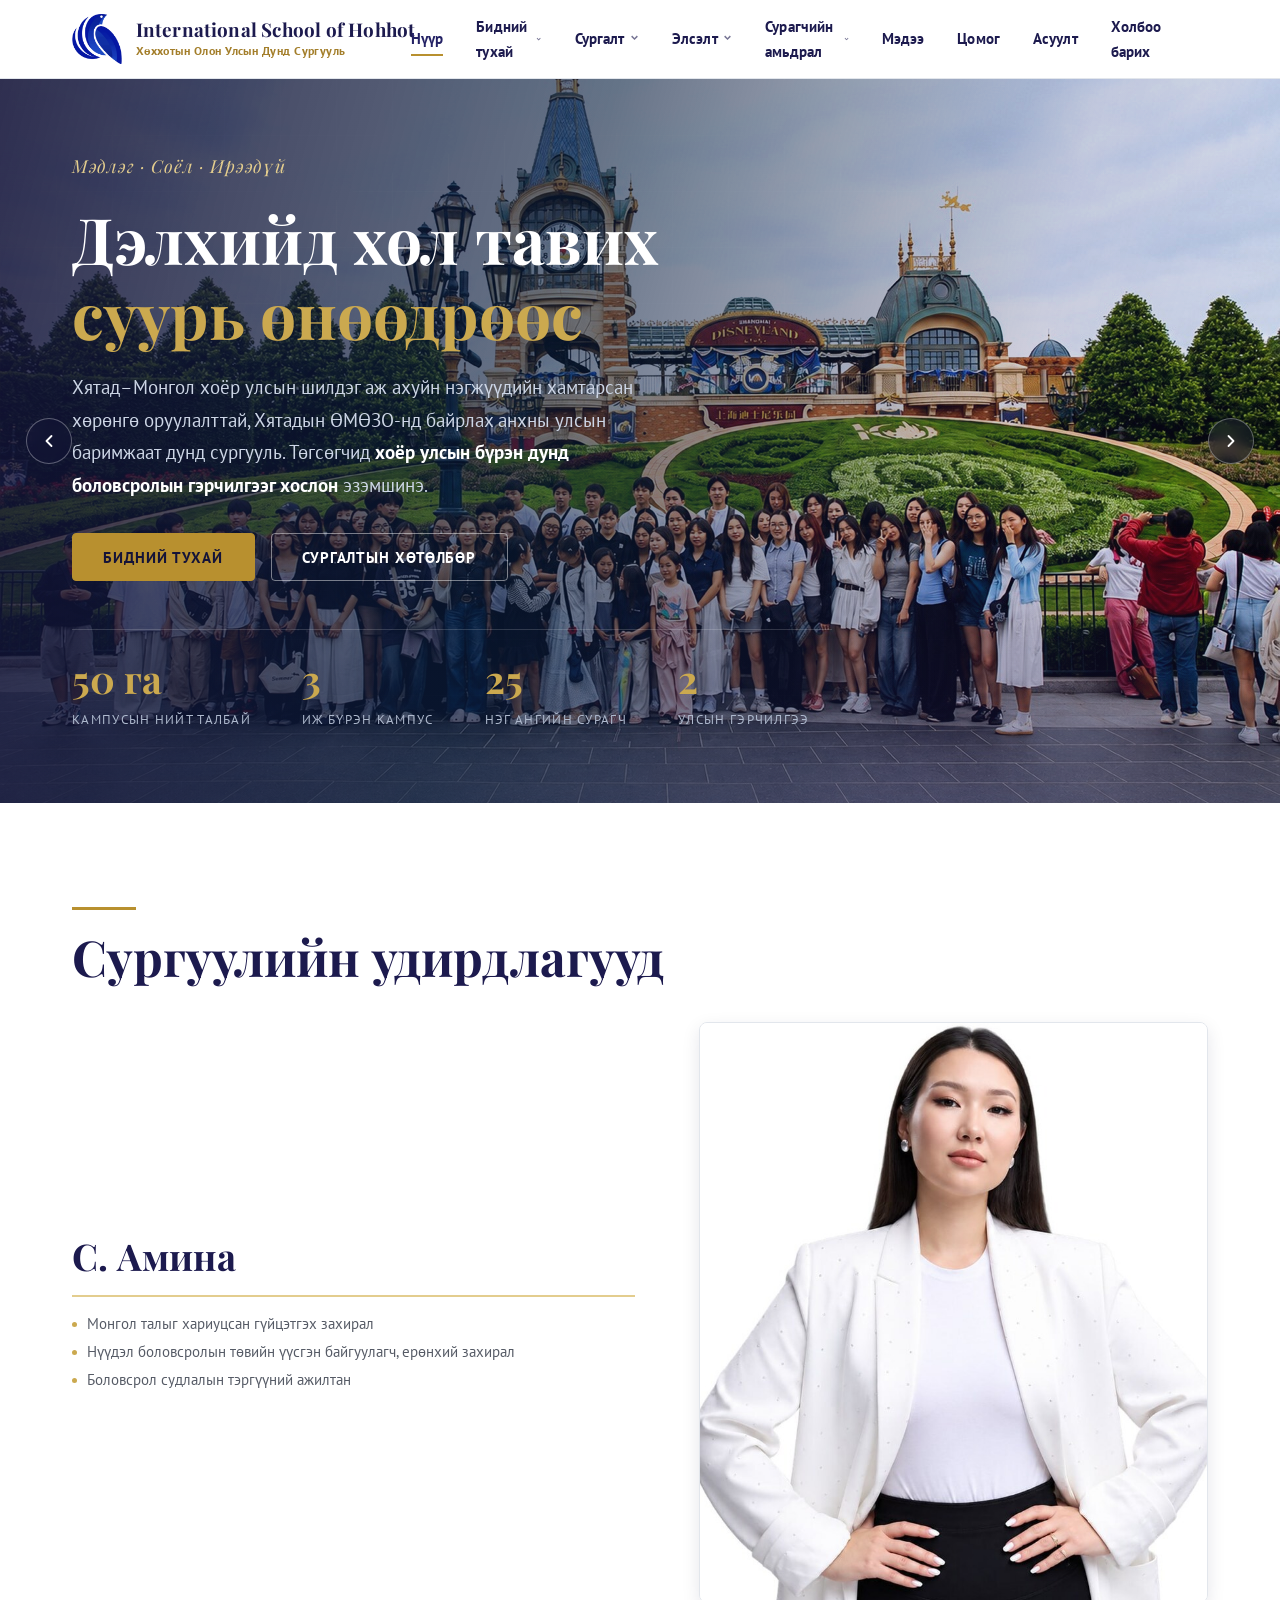
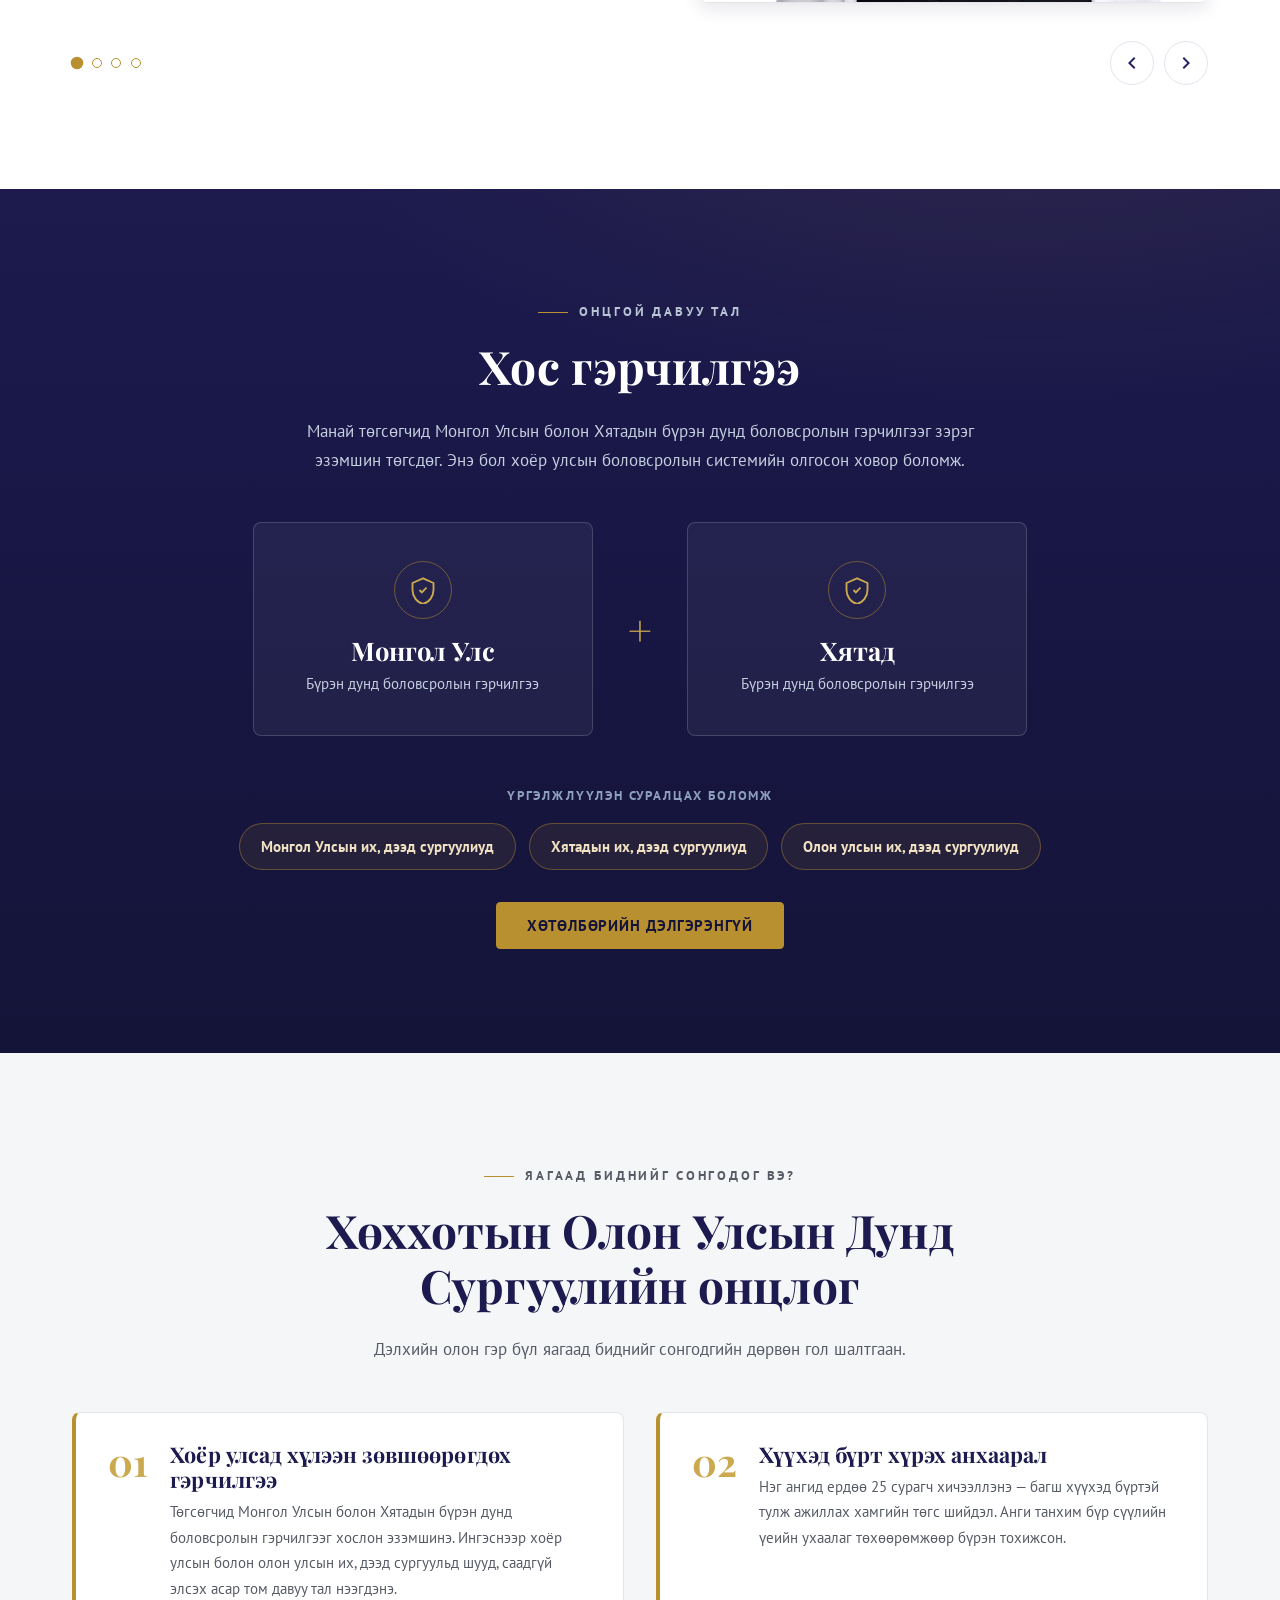
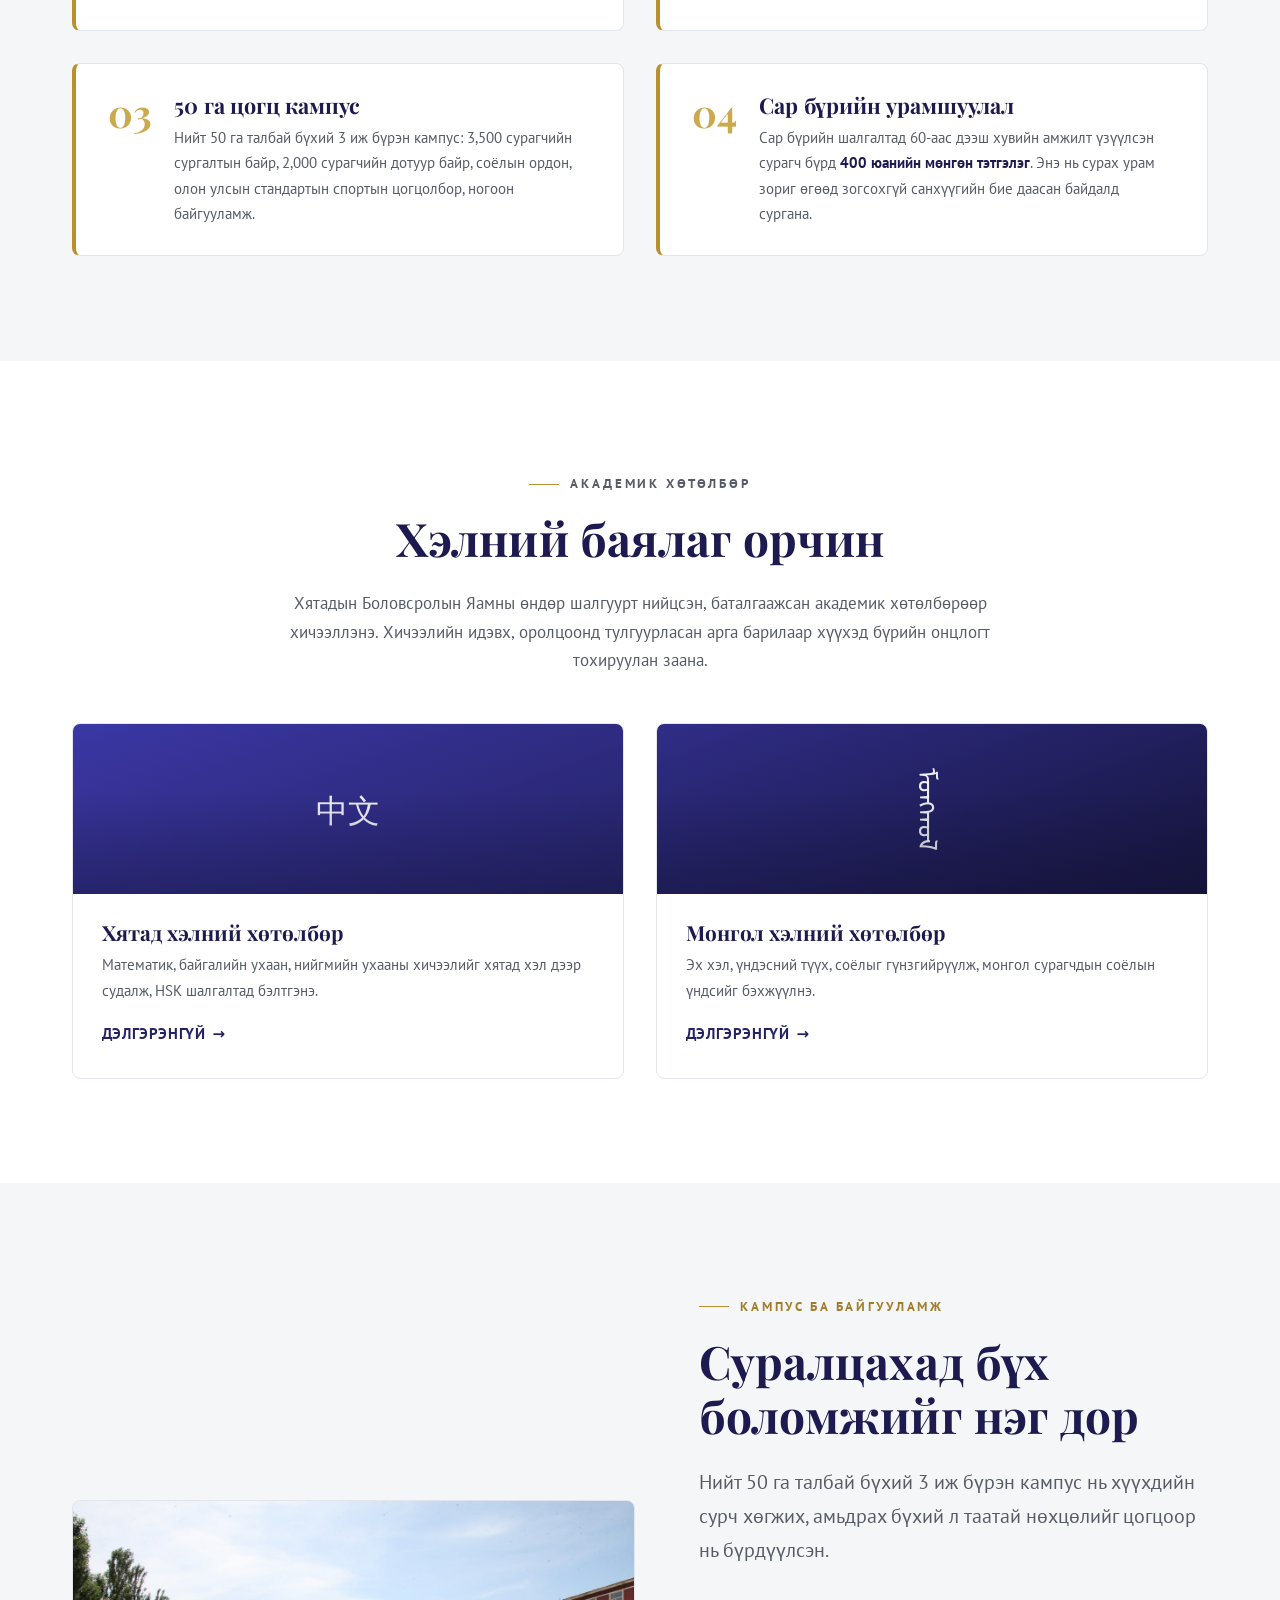
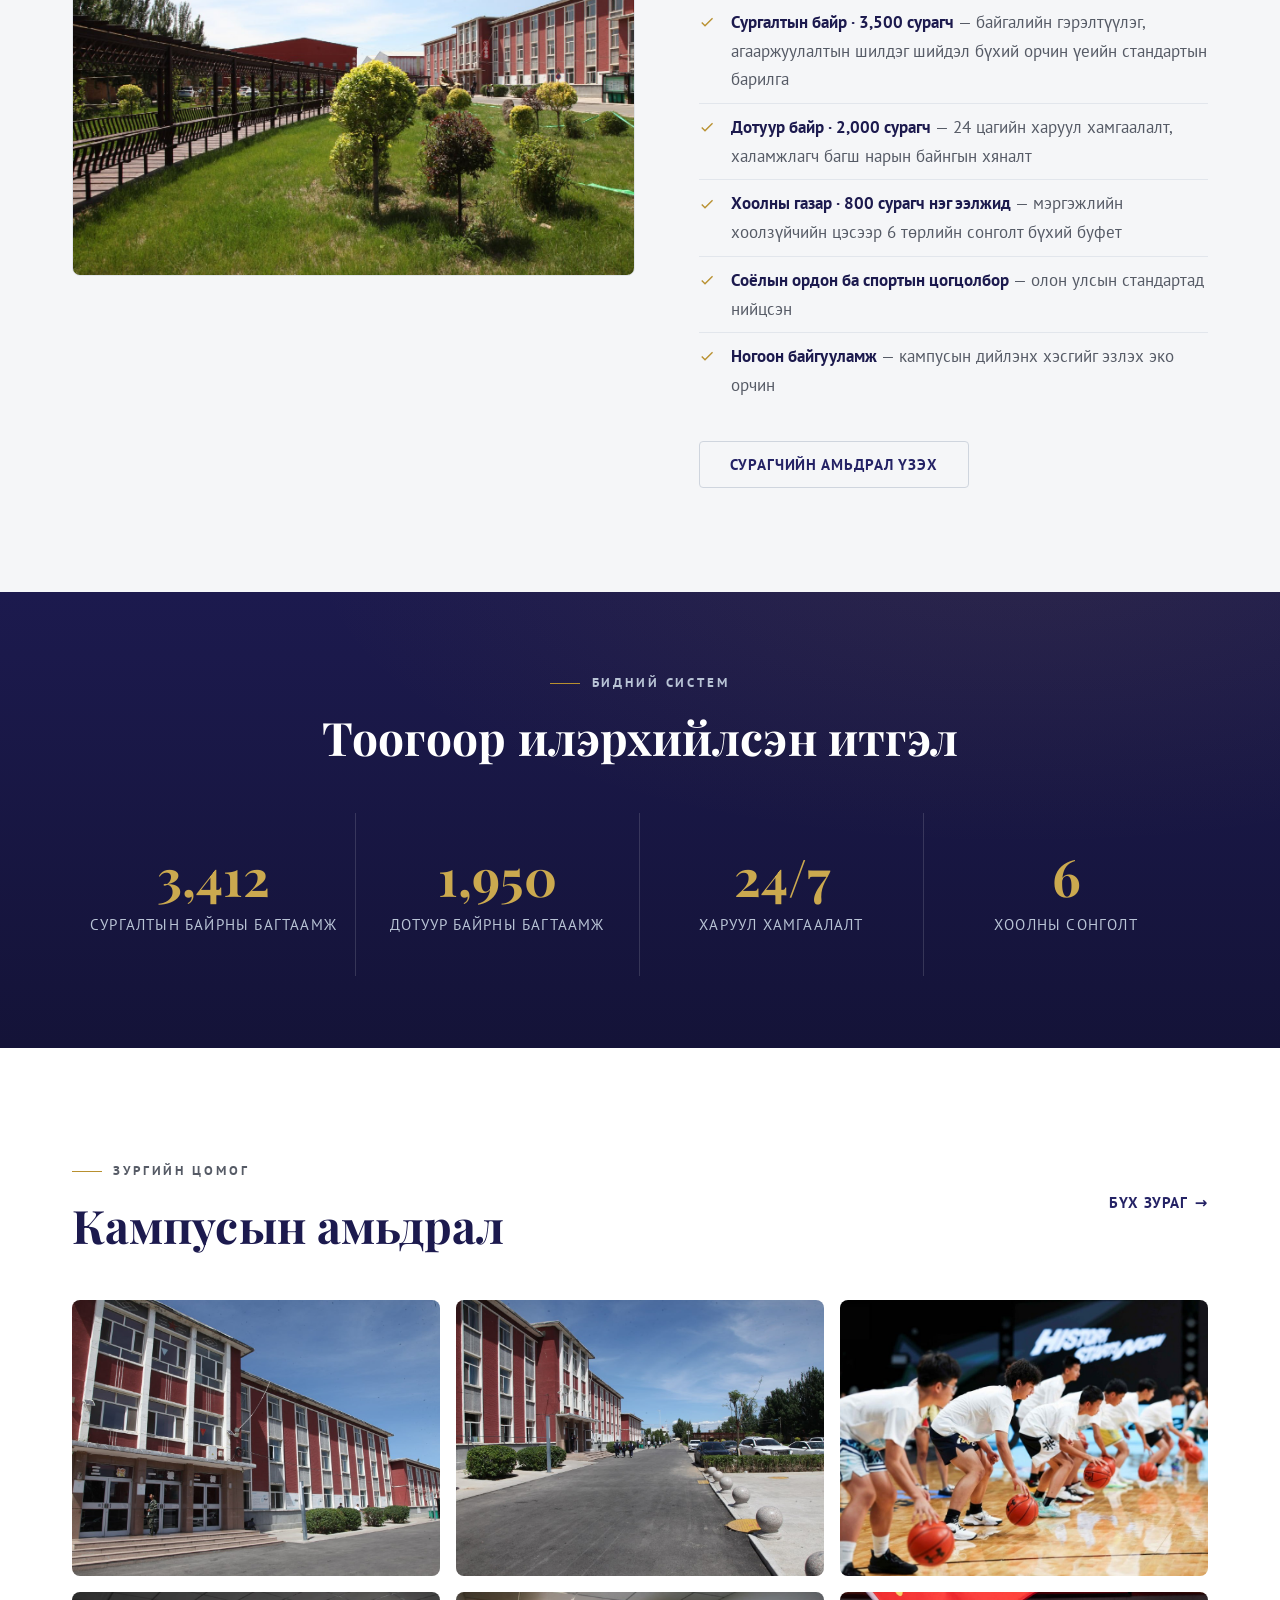
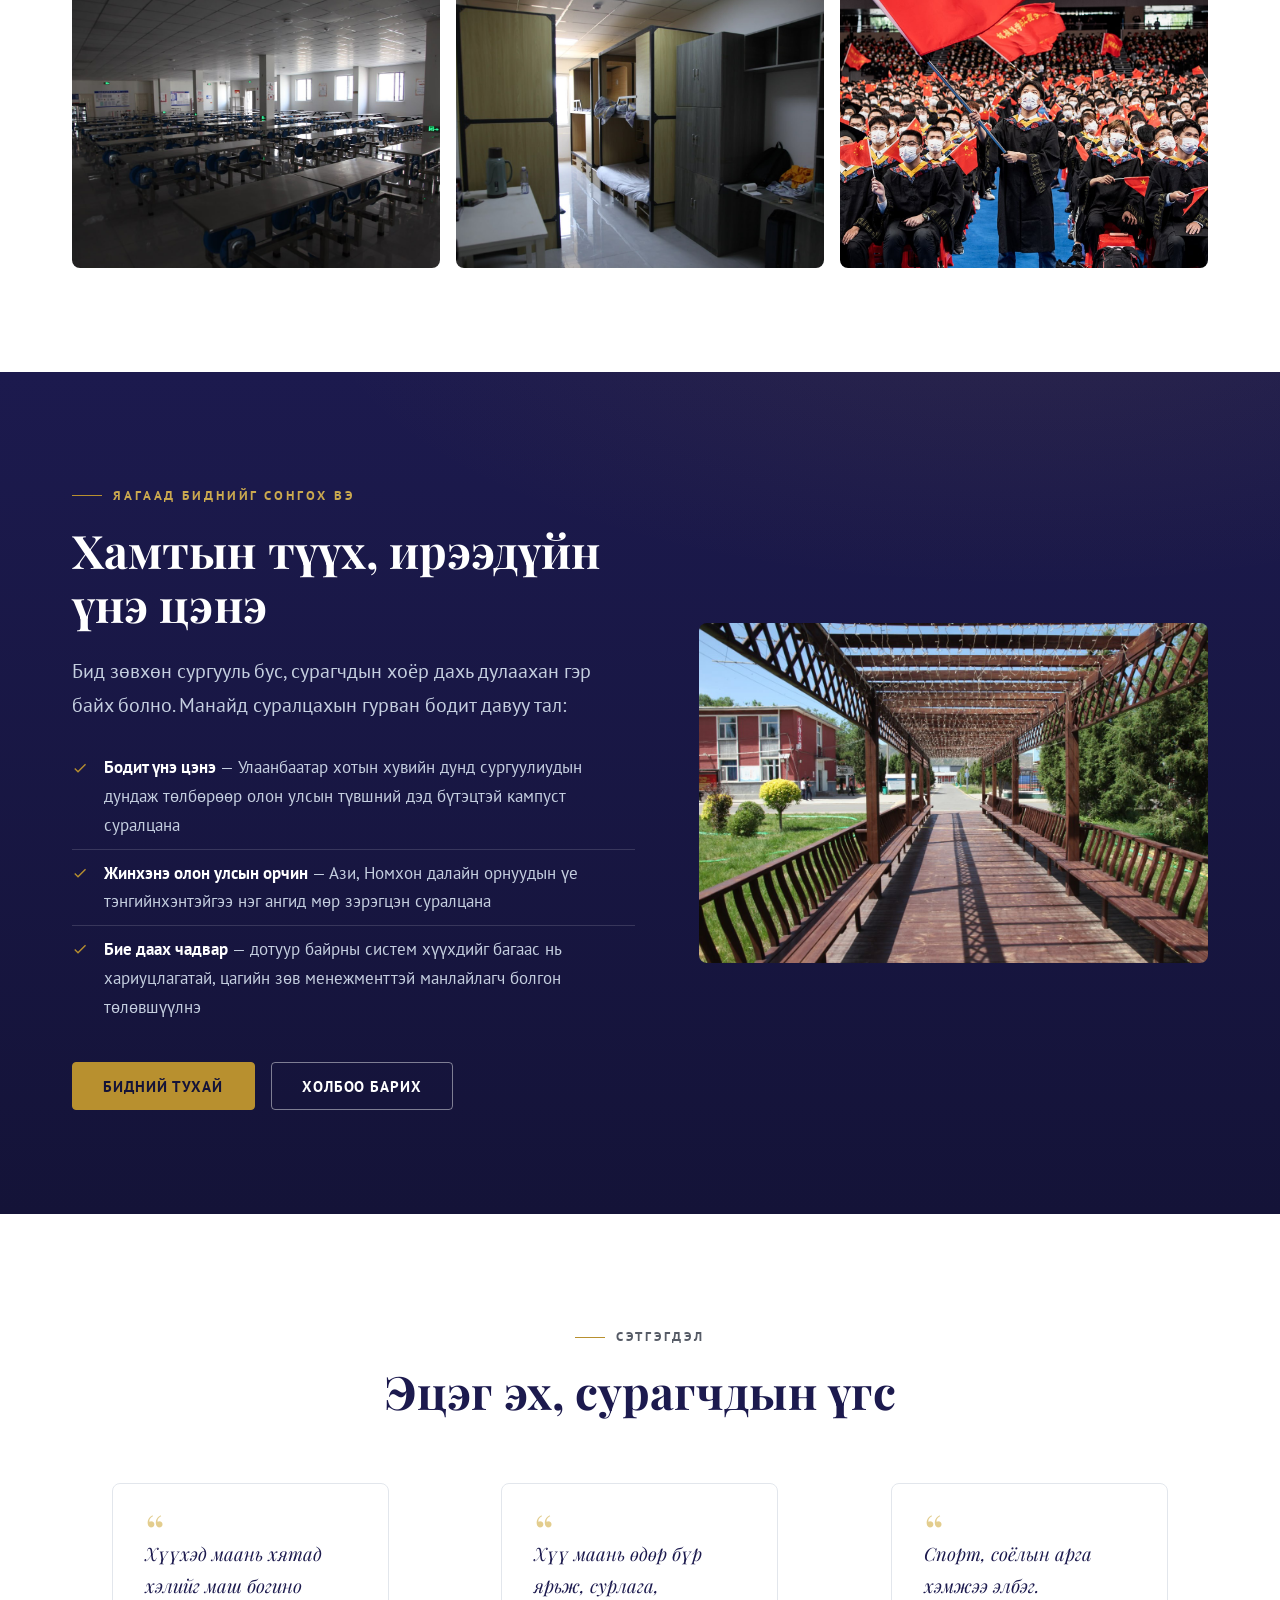
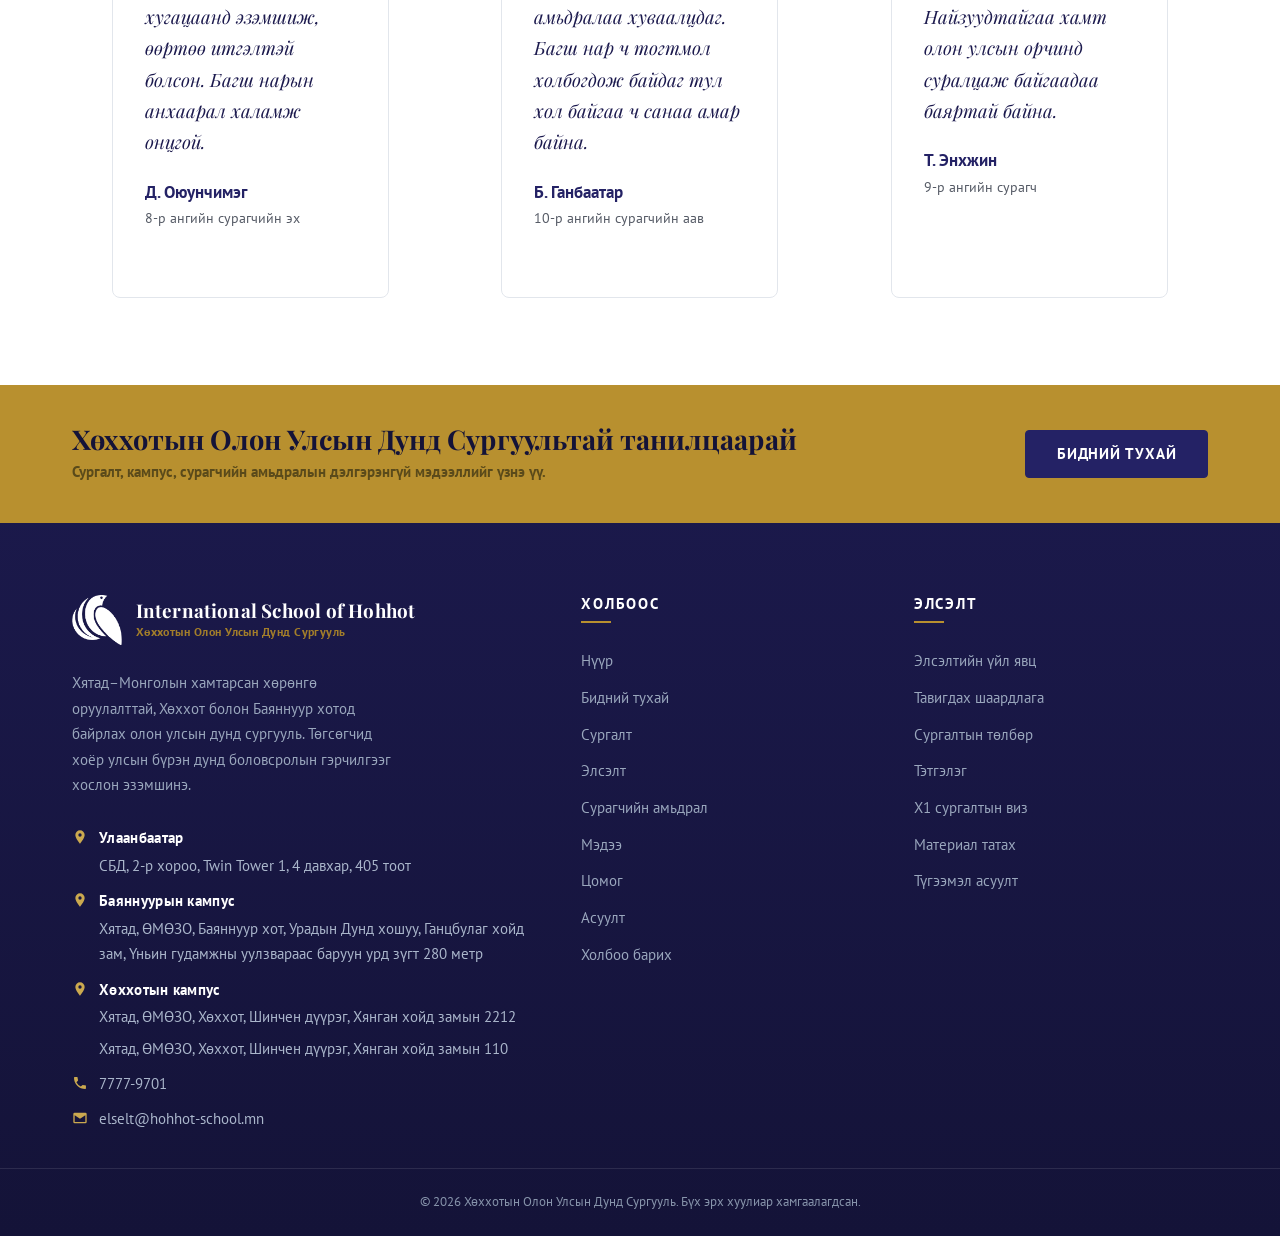
<file: index.html>
<!DOCTYPE html>
<html lang="mn">
<head>
  <meta charset="UTF-8">
  <meta name="viewport" content="width=device-width, initial-scale=1.0">
  <meta name="theme-color" content="#242265">
  <title>Хөххотын Олон Улсын Дунд Сургууль — Дэлхийд өрсөлдөх ирээдүйн суурь</title>
  <meta name="description" content="Хятад–Монголын хамтарсан хөрөнгө оруулалттай, Хятадын ӨМӨЗО-ны Хөххот, Баяннуур хотод байрлах олон улсын дунд сургууль. Төгсөгчид хоёр улсын бүрэн дунд боловсролын гэрчилгээг хослон эзэмшинэ. 50 га, 3 кампус. 2026 оны элсэлт нээлттэй.">
  <meta name="keywords" content="Хөххотын олон улсын дунд сургууль, Хөх хот, хятад хэл, дунд сургууль, элсэлт 2026, тэтгэлэг, дотуур байр">
  <meta property="og:title" content="Хөххотын Олон Улсын Дунд Сургууль">
  <meta property="og:description" content="Хос гэрчилгээ. Монгол Улс болон Хятадын бүрэн дунд боловсролын гэрчилгээг хослон эзэмшинэ. 2026 оны намрын элсэлт нээлттэй.">
  <meta property="og:type" content="website">
  <meta property="og:url" content="https://hohhot-school.mn/index.html">
  <meta property="og:image" content="https://hohhot-school.mn/assets/logo-bird.png">
  <meta property="og:locale" content="mn_MN">
  <meta name="twitter:card" content="summary_large_image">
  <meta name="robots" content="index, follow">
  <link rel="canonical" href="https://hohhot-school.mn/index.html">
  <link rel="icon" type="image/png" href="assets/favicon.png">

  <link rel="preconnect" href="https://fonts.googleapis.com">
  <link rel="preconnect" href="https://fonts.gstatic.com" crossorigin>
  <!-- Фонтыг render-blocking биш болгоно: сүлжээ удаан үед ч хуудас өөрийн CSS-ээрээ шууд зурагдана -->
  <link rel="preload" as="style" href="https://fonts.googleapis.com/css2?family=Noto+Sans+Mongolian&family=Playfair+Display:ital,wght@0,400;0,600;0,700;0,900;1,400;1,600&family=PT+Sans:ital,wght@0,400;0,700;1,400;1,700&display=swap">
  <link rel="stylesheet" href="https://fonts.googleapis.com/css2?family=Noto+Sans+Mongolian&family=Playfair+Display:ital,wght@0,400;0,600;0,700;0,900;1,400;1,600&family=PT+Sans:ital,wght@0,400;0,700;1,400;1,700&display=swap" media="print" onload="this.media='all';this.onload=null">
  <noscript><link rel="stylesheet" href="https://fonts.googleapis.com/css2?family=Noto+Sans+Mongolian&family=Playfair+Display:ital,wght@0,400;0,600;0,700;0,900;1,400;1,600&family=PT+Sans:ital,wght@0,400;0,700;1,400;1,700&display=swap"></noscript>

  <link rel="stylesheet" href="css/style.css">
  <link rel="stylesheet" href="css/responsive.css">
  <link rel="stylesheet" href="css/animations.css">

  <script type="application/ld+json">
  {
    "@context": "https://schema.org",
    "@type": "School",
    "name": "Хөххотын Олон Улсын Дунд Сургууль",
    "alternateName": "International School of Hohhot",
    "url": "https://hohhot-school.mn/index.html",
    "logo": "https://hohhot-school.mn/assets/logo-bird.png",
    "telephone": "+976-7777-9701",
    "email": "elselt@hohhot-school.mn",
    "address": {
      "@type": "PostalAddress",
      "streetAddress": "Twin Tower 1, 4 давхар, 405 тоот",
      "addressLocality": "Улаанбаатар, СБД, 2-р хороо",
      "addressCountry": "MN"
    }
  }
  </script>
</head>
<body data-page="home">

  <!-- Хуудас ачаалагч -->
  <div class="page-loader" aria-hidden="true">
    <div style="text-align:center">
      <img class="loader-crest" src="assets/logo-bird-light.png" alt="" width="360" height="365">
      <div class="loader-bar"><span></span></div>
    </div>
  </div>

  <a class="skip-link" href="#main">Үндсэн агуулга руу шилжих</a>
  <noscript><p class="noscript-note">Энэ сайт бүрэн ажиллахын тулд JavaScript-ийг идэвхжүүлнэ үү.</p></noscript>

  <!-- Header (script.js оруулна) -->
  <header class="site-header" id="site-header"></header>

  <main id="main">

    <!-- ============ HERO ============ -->
    <section class="hero">
      <div class="hero__slides" aria-hidden="true">
        <img class="hero__scene is-active" src="images/hero/hero-00.jpg" alt="" loading="eager" fetchpriority="high" width="1280" height="853">
        <img class="hero__scene" src="images/hero/hero-01.jpg" alt="" loading="lazy" width="1280" height="853">
        <img class="hero__scene" src="images/hero/hero-02.jpg" alt="" loading="lazy" width="1280" height="853">
        <img class="hero__scene" src="images/hero/hero-03.jpg" alt="" loading="lazy" width="1280" height="853">
        <img class="hero__scene" src="images/hero/hero-04.jpg" alt="" loading="lazy" width="1280" height="853">
        <img class="hero__scene" src="images/hero/hero-05.jpg" alt="" loading="lazy" width="1280" height="853">
        <img class="hero__scene" src="images/hero/hero-06.jpg" alt="" loading="lazy" width="1280" height="853">
        <img class="hero__scene" src="images/hero/hero-07.jpg" alt="" loading="lazy" width="1280" height="853">
        <img class="hero__scene" src="images/hero/hero-12.jpg" alt="" loading="lazy" width="1280" height="853">
        <img class="hero__scene" src="images/hero/hero-13.jpg" alt="" loading="lazy" width="1280" height="853">
        <img class="hero__scene" src="images/hero/hero-14.jpg" alt="" loading="lazy" width="1280" height="853">
        <img class="hero__scene" src="images/hero/hero-15.jpg" alt="" loading="lazy" width="1280" height="853">
      </div>
      <div class="hero__scrim"></div>
      <div class="hero__pattern"></div>

      <!-- Зураг гараар сэлгэх сумууд -->
      <button type="button" class="hero__arrow hero__arrow--prev" data-dir="prev" aria-label="Өмнөх зураг">
        <svg viewBox="0 0 24 24" fill="none" stroke="currentColor" stroke-width="2.2" stroke-linecap="round" stroke-linejoin="round"><path d="M15 18l-6-6 6-6"/></svg>
      </button>
      <button type="button" class="hero__arrow hero__arrow--next" data-dir="next" aria-label="Дараах зураг">
        <svg viewBox="0 0 24 24" fill="none" stroke="currentColor" stroke-width="2.2" stroke-linecap="round" stroke-linejoin="round"><path d="M9 18l6-6-6-6"/></svg>
      </button>

      <div class="container">
        <div class="hero__inner">
          <p class="hero__motto">Мэдлэг · Соёл · Ирээдүй</p>
          <h1>Дэлхийд хөл тавих  <span class="accent">суурь өнөөдрөөс</span></h1>
          <p class="hero__sub">Хятад–Монгол хоёр улсын шилдэг аж ахуйн нэгжүүдийн хамтарсан хөрөнгө оруулалттай, Хятадын ӨМӨЗО-нд байрлах анхны улсын баримжаат дунд сургууль. Төгсөгчид <strong>хоёр улсын бүрэн дунд боловсролын гэрчилгээг хослон</strong> эзэмшинэ.</p>
          <div class="hero__actions">
            <a class="btn btn--gold" href="about.html">Бидний тухай</a>
            <a class="btn btn--on-navy" href="academics.html">Сургалтын хөтөлбөр</a>
          </div>
          <div class="hero__stats">
            <div class="hero__stat"><span class="num"><span data-count="50">50</span> га</span><span class="lbl">Кампусын нийт талбай</span></div>
            <div class="hero__stat"><span class="num" data-count="3">3</span><span class="lbl">Иж бүрэн кампус</span></div>
            <div class="hero__stat"><span class="num" data-count="25">25</span><span class="lbl">Нэг ангийн сурагч</span></div>
            <div class="hero__stat"><span class="num">2</span><span class="lbl">Улсын гэрчилгээ</span></div>
          </div>
        </div>
      </div>
    </section>

    <!-- ============ СУРГУУЛИЙН УДИРДЛАГУУД ============ -->
    <section class="section" id="leadership">
      <div class="container">
        <div class="leaders" id="leaders" data-autoplay="4000">
          <div class="reveal-left leaders__head">
            <hr class="rule-gold">
            <h2 class="leaders__title">Сургуулийн удирдлагууд</h2>
          </div>

          <div class="leaders__viewport" aria-live="polite">
            <!-- Слайд 1 -->
            <article class="leaders__slide is-active" role="group" aria-roledescription="слайд" aria-label="1 / 4 — С. Амина">
              <div class="leaders__text">
                <div class="leader-intro">
                  <h3 class="leader-name">С. Амина</h3>
                  <ul class="leader-roles leader-roles--lg">
                    <li>Монгол талыг хариуцсан гүйцэтгэх захирал</li>
                    <li>Нүүдэл боловсролын төвийн үүсгэн байгуулагч, ерөнхий захирал</li>
                    <li>Боловсрол судлалын тэргүүний ажилтан</li>
                  </ul>
                </div>
              </div>
              <div class="leaders__media">
                <div class="portrait"><img src="images/leader-amina.jpg" alt="С. Аминагийн хөрөг зураг" width="772" height="880" loading="lazy"></div>
              </div>
            </article>

            <!-- Слайд 2 -->
            <article class="leaders__slide" role="group" aria-roledescription="слайд" aria-label="2 / 4 — Хан Вэй Гуо">
              <div class="leaders__text">
                <div class="leader-intro">
                  <h3 class="leader-name">Хан Вэй Гуо</h3>
                  <ul class="leader-roles leader-roles--lg">
                    <li>Бизнесийн удирдлагын бакалавр</li>
                    <li>Боловсрол судлалын магистр</li>
                    <li>Боловсрол судлалын доктор</li>
                    <li>Бээжингийн консулын гишүүн</li>
                  </ul>
                </div>
              </div>
              <div class="leaders__media">
                <div class="portrait"><img src="images/leader-hanweiguo.jpg" alt="Хан Вэй Гуогийн хөрөг зураг" width="772" height="880" loading="lazy"></div>
              </div>
            </article>

            <!-- Слайд 3 -->
            <article class="leaders__slide" role="group" aria-roledescription="слайд" aria-label="3 / 4 — А. Имүжинбуд">
              <div class="leaders__text">
                <div class="leader-intro">
                  <h3 class="leader-name">А. Имүжинбуд</h3>
                  <ul class="leader-roles leader-roles--lg">
                    <li>Хөххотын сургуулийн хариуцсан захирал</li>
                    <li>Хятад хэл, хэл шинжлэх</li>
                    <li>Нүүдэл боловсролын төвийн ахлах менежер</li>
                  </ul>
                </div>
              </div>
              <div class="leaders__media">
                <div class="portrait"><img src="images/leader-imujinbud.jpg" alt="А. Имүжинбудын хөрөг зураг" width="772" height="880" loading="lazy"></div>
              </div>
            </article>

            <!-- Слайд 4 -->
            <article class="leaders__slide" role="group" aria-roledescription="слайд" aria-label="4 / 4 — Сүмбэр">
              <div class="leaders__text">
                <div class="leader-intro">
                  <h3 class="leader-name">Сүмбэр <span class="leader-card__latin">(Sunburi)</span></h3>
                  <ul class="leader-roles leader-roles--lg">
                    <li>Сургалтын ахлах менежер</li>
                    <li>Боловсрол судлалын бакалавр</li>
                    <li>БНХАУ-ын заах арга зүйч</li>
                    <li>Боловсролын яамны зөвлөх гишүүн</li>
                  </ul>
                </div>
              </div>
              <div class="leaders__media">
                <div class="portrait"><img src="images/leader-sumber.jpg" alt="Сүмбэрийн хөрөг зураг" width="772" height="880" loading="lazy"></div>
              </div>
            </article>
          </div>

          <div class="leaders__controls">
            <div class="leaders__dots" role="tablist" aria-label="Удирдлага сонгох">
              <button type="button" class="leaders__dot is-active" role="tab" aria-selected="true" aria-label="1 дэх удирдлага"></button>
              <button type="button" class="leaders__dot" role="tab" aria-selected="false" aria-label="2 дахь удирдлага"></button>
              <button type="button" class="leaders__dot" role="tab" aria-selected="false" aria-label="3 дахь удирдлага"></button>
              <button type="button" class="leaders__dot" role="tab" aria-selected="false" aria-label="4 дэх удирдлага"></button>
            </div>
            <div class="leaders__arrows">
              <button type="button" class="leaders__arrow" data-dir="prev" aria-label="Өмнөх удирдлага">
                <svg viewBox="0 0 24 24" aria-hidden="true"><path fill="currentColor" d="M15.4 7.4 14 6l-6 6 6 6 1.4-1.4-4.6-4.6z"/></svg>
              </button>
              <button type="button" class="leaders__arrow" data-dir="next" aria-label="Дараах удирдлага">
                <svg viewBox="0 0 24 24" aria-hidden="true"><path fill="currentColor" d="M8.6 16.6 10 18l6-6-6-6-1.4 1.4 4.6 4.6z"/></svg>
              </button>
            </div>
          </div>
        </div>
      </div>
    </section>

    <!-- ============ ХОС ХАВСРАГА ============ -->
    <section class="section section--navy" id="dual-diploma">
      <div class="container">
        <div class="section-head section-head--center reveal">
          <p class="eyebrow">Онцгой давуу тал</p>
          <h2>Хос гэрчилгээ</h2>
          <p style="color:#c5cfe0">Манай төгсөгчид Монгол Улсын болон Хятадын бүрэн дунд боловсролын гэрчилгээг зэрэг эзэмшин төгсдөг. Энэ бол хоёр улсын боловсролын системийн олгосон ховор боломж.</p>
        </div>

        <div class="diploma-pair reveal">
          <article class="diploma">
            <span class="diploma__seal" aria-hidden="true">
              <svg viewBox="0 0 24 24" fill="none" stroke="currentColor" stroke-width="1.6"><path d="M12 2 3 6v6c0 5.5 3.8 10.7 9 12 5.2-1.3 9-6.5 9-12V6l-9-4z"/><path d="m9 12 2 2 4-4"/></svg>
            </span>
            <h3>Монгол Улс</h3>
            <p>Бүрэн дунд боловсролын гэрчилгээ</p>
          </article>

          <div class="diploma__join" aria-hidden="true">+</div>

          <article class="diploma">
            <span class="diploma__seal" aria-hidden="true">
              <svg viewBox="0 0 24 24" fill="none" stroke="currentColor" stroke-width="1.6"><path d="M12 2 3 6v6c0 5.5 3.8 10.7 9 12 5.2-1.3 9-6.5 9-12V6l-9-4z"/><path d="m9 12 2 2 4-4"/></svg>
            </span>
            <h3>Хятад</h3>
            <p>Бүрэн дунд боловсролын гэрчилгээ</p>
          </article>
        </div>

        <p class="diploma-result-label reveal">Үргэлжлүүлэн суралцах боломж</p>
        <div class="diploma-result reveal">
          <span>Монгол Улсын их, дээд сургуулиуд</span>
          <span>Хятадын их, дээд сургуулиуд</span>
          <span>Олон улсын их, дээд сургуулиуд</span>
        </div>

        <div class="text-center mt-4">
          <a class="btn btn--gold" href="academics.html#diploma">Хөтөлбөрийн дэлгэрэнгүй</a>
        </div>
      </div>
    </section>

    <!-- ============ ЯАГААД БИД (4 ДАВУУ ТАЛ) ============ -->
    <section class="section section--mist">
      <div class="container">
        <div class="section-head section-head--center reveal">
          <p class="eyebrow">Яагаад биднийг сонгодог вэ?</p>
          <h2>Хөххотын Олон Улсын Дунд Сургуулийн онцлог</h2>
          <p>Дэлхийн олон гэр бүл яагаад биднийг сонгодгийн дөрвөн гол шалтгаан.</p>
        </div>
        <div class="grid grid-2">
          <article class="pillar reveal" data-delay="1">
            <div class="pillar__no">01</div>
            <div><h3>Хоёр улсад хүлээн зөвшөөрөгдөх гэрчилгээ</h3><p>Төгсөгчид Монгол Улсын болон Хятадын бүрэн дунд боловсролын гэрчилгээг хослон эзэмшинэ. Ингэснээр хоёр улсын болон олон улсын их, дээд сургуульд шууд, саадгүй элсэх асар том давуу тал нээгдэнэ.</p></div>
          </article>
          <article class="pillar reveal" data-delay="2">
            <div class="pillar__no">02</div>
            <div><h3>Хүүхэд бүрт хүрэх анхаарал</h3><p>Нэг ангид ердөө 25 сурагч хичээллэнэ — багш хүүхэд бүртэй тулж ажиллах хамгийн төгс шийдэл. Анги танхим бүр сүүлийн үеийн ухаалаг төхөөрөмжөөр бүрэн тохижсон.</p></div>
          </article>
          <article class="pillar reveal" data-delay="3">
            <div class="pillar__no">03</div>
            <div><h3>50 га цогц кампус</h3><p>Нийт 50 га талбай бүхий 3 иж бүрэн кампус: 3,500 сурагчийн сургалтын байр, 2,000 сурагчийн дотуур байр, соёлын ордон, олон улсын стандартын спортын цогцолбор, ногоон байгууламж.</p></div>
          </article>
          <article class="pillar reveal" data-delay="4">
            <div class="pillar__no">04</div>
            <div><h3>Сар бүрийн урамшуулал</h3><p>Сар бүрийн шалгалтад 60-аас дээш хувийн амжилт үзүүлсэн сурагч бүрд <strong>400 юанийн мөнгөн тэтгэлэг</strong>. Энэ нь сурах урам зориг өгөөд зогсохгүй санхүүгийн бие даасан байдалд сургана.</p></div>
          </article>
        </div>
      </div>
    </section>

    <!-- ============ АКАДЕМИК ХӨТӨЛБӨР ============ -->
    <section class="section">
      <div class="container">
        <div class="section-head section-head--center reveal">
          <p class="eyebrow">Академик хөтөлбөр</p>
          <h2>Хэлний баялаг орчин</h2>
          <p>Хятадын Боловсролын Яамны өндөр шалгуурт нийцсэн, баталгаажсан академик хөтөлбөрөөр хичээллэнэ. Хичээлийн идэвх, оролцоонд тулгуурласан арга барилаар хүүхэд бүрийн онцлогт тохируулан заана.</p>
        </div>
        <div class="grid grid-2">
          <article class="program reveal" data-delay="1">
            <div class="program__media" style="background:linear-gradient(160deg,#3b37a5,#242265)"><span>中文</span></div>
            <div class="program__body">
              <h3>Хятад хэлний хөтөлбөр</h3>
              <p>Математик, байгалийн ухаан, нийгмийн ухааны хичээлийг хятад хэл дээр судалж, HSK шалгалтад бэлтгэнэ.</p>
              <a class="link-arrow" href="academics.html#chinese">Дэлгэрэнгүй</a>
            </div>
          </article>
          <article class="program reveal" data-delay="2">
            <div class="program__media" style="background:linear-gradient(160deg,#302d87,#141338)"><span class="mongol-script" lang="mn-Mong">ᠮᠣᠩᠭᠣᠯ</span></div>
            <div class="program__body">
              <h3>Монгол хэлний хөтөлбөр</h3>
              <p>Эх хэл, үндэсний түүх, соёлыг гүнзгийрүүлж, монгол сурагчдын соёлын үндсийг бэхжүүлнэ.</p>
              <a class="link-arrow" href="academics.html#mongolian">Дэлгэрэнгүй</a>
            </div>
          </article>
          <!-- <article class="program reveal" data-delay="3">
            <div class="program__media" style="background:linear-gradient(160deg,#a37e2a,#242265)"><span>English</span></div>
            <div class="program__body">
              <h3>Англи хэлний хөтөлбөр</h3>
              <p>Олон улсын харилцааны англи хэлийг эрчимжүүлж, дэлхийн их сургуульд өргөдөл гаргах бэлтгэлийг хангана.</p>
              <a class="link-arrow" href="academics.html#english">Дэлгэрэнгүй</a>
            </div>
          </article> -->
        </div>
      </div>
    </section>

    <!-- ============ КАМПУС / БАЙГУУЛАМЖ ============ -->
    <section class="section section--mist">
      <div class="container">
        <div class="split">
          <div class="split__media reveal-left hover-zoom" style="border-radius:8px;overflow:hidden;border:1px solid var(--line)">
            <img src="images/about-campus.jpg" alt="Сургуулийн ногоон байгууламж, амралтын бүсээс харагдах хичээлийн байрууд" width="1280" height="853" loading="lazy">
          </div>
          <div class="reveal-right">
            <p class="eyebrow">Кампус ба байгууламж</p>
            <h2>Суралцахад бүх боломжийг нэг дор</h2>
            <p class="lead mb-4">Нийт 50 га талбай бүхий 3 иж бүрэн кампус нь хүүхдийн сурч хөгжих, амьдрах бүхий л таатай нөхцөлийг цогцоор нь бүрдүүлсэн.</p>
            <ul class="checklist">
              <li><strong>Сургалтын байр · 3,500 сурагч</strong> — байгалийн гэрэлтүүлэг, агааржуулалтын шилдэг шийдэл бүхий орчин үеийн стандартын барилга</li>
              <li><strong>Дотуур байр · 2,000 сурагч</strong> — 24 цагийн харуул хамгаалалт, халамжлагч багш нарын байнгын хяналт</li>
              <li><strong>Хоолны газар · 800 сурагч нэг ээлжид</strong> — мэргэжлийн хоолзүйчийн цэсээр 6 төрлийн сонголт бүхий буфет</li>
              <li><strong>Соёлын ордон ба спортын цогцолбор</strong> — олон улсын стандартад нийцсэн</li>
              <li><strong>Ногоон байгууламж</strong> — кампусын дийлэнх хэсгийг эзлэх эко орчин</li>
            </ul>
            <a class="btn btn--ghost mt-4" href="student-life.html">Сурагчийн амьдрал үзэх</a>
          </div>
        </div>
      </div>
    </section>

    <!-- ============ СТАТИСТИК / АМЖИЛТ ============ -->
    <section class="section--tight section--navy">
      <div class="container">
        <div class="section-head section-head--center reveal">
          <p class="eyebrow">Бидний систем</p>
          <h2>Тоогоор илэрхийлсэн итгэл</h2>
        </div>
        <div class="stat-strip reveal">
          <div class="stat"><div class="stat__num"><span data-count="3500">3,500</span></div><span class="stat__label">Сургалтын байрны багтаамж</span></div>
          <div class="stat"><div class="stat__num"><span data-count="2000">2,000</span></div><span class="stat__label">Дотуур байрны багтаамж</span></div>
          <div class="stat"><div class="stat__num">24/7</div><span class="stat__label">Харуул хамгаалалт</span></div>
          <div class="stat"><div class="stat__num"><span data-count="6">6</span></div><span class="stat__label">Хоолны сонголт</span></div>
        </div>
      </div>
    </section>

    
    
    <!-- ============ ЦОМГИЙН PREVIEW ============ -->
    <section class="section">
      <div class="container">
        <div class="section-head reveal flex flex-wrap items-center justify-between" style="max-width:100%;gap:1rem">
          <div>
            <p class="eyebrow">Зургийн цомог</p>
            <h2 class="mb-0">Кампусын амьдрал</h2>
          </div>
          <a class="link-arrow" href="gallery.html">Бүх зураг</a>
        </div>
        <div class="gallery-grid reveal">
          <a class="gallery-item hover-zoom" href="gallery.html"><img src="images/gal-campus-1.jpg" alt="Хичээлийн байрны гол үүд" loading="lazy" width="1280" height="853"><div class="gallery-item__overlay"><div><span class="tag">Кампус</span><div class="cap">Хичээлийн байр</div></div></div></a>
          <a class="gallery-item hover-zoom" href="gallery.html"><img src="images/gal-students-1.jpg" alt="Сурагчид хичээлийн байр руу явж буй нь" loading="lazy" width="1280" height="853"><div class="gallery-item__overlay"><div><span class="tag">Сурагчид</span><div class="cap">Хамт олон</div></div></div></a>
          <a class="gallery-item hover-zoom" href="gallery.html"><img src="images/gal-sport-1.jpg" alt="Сурагчид сагсан бөмбөгийн дасгал хийж байгаа нь" loading="lazy" width="1020" height="680"><div class="gallery-item__overlay"><div><span class="tag">Спорт</span><div class="cap">Сагсан бөмбөг</div></div></div></a>
          <a class="gallery-item hover-zoom" href="gallery.html"><img src="images/gal-dining-1.jpg" alt="Сурагчдын хоолны газар" loading="lazy" width="1280" height="853"><div class="gallery-item__overlay"><div><span class="tag">Хоолны газар</span><div class="cap">Гуанз</div></div></div></a>
          <a class="gallery-item hover-zoom" href="gallery.html"><img src="images/gal-dorm-1.jpg" alt="Дотуур байрны өрөө" loading="lazy" width="1280" height="853"><div class="gallery-item__overlay"><div><span class="tag">Дотуур байр</span><div class="cap">Сурагчийн өрөө</div></div></div></a>
          <a class="gallery-item hover-zoom" href="gallery.html"><img src="images/gal-grad-1.jpg" alt="Төгсөлтийн ёслолын үеэр хурсан төгсөгчид" loading="lazy" width="1200" height="1200"><div class="gallery-item__overlay"><div><span class="tag">Төгсөлт</span><div class="cap">Төгсөгчид</div></div></div></a>
        </div>
      </div>
    </section>

    <!-- ============ ЭЛСЭЛТИЙН ТОЙМ ============ -->
    <section class="section section--navy">
      <div class="container">
        <div class="split">
          <div class="reveal-left">
            <p class="eyebrow">Яагаад биднийг сонгох вэ</p>
            <h2>Хамтын түүх, ирээдүйн үнэ цэнэ</h2>
            <p class="lead" style="color:#c5cfe0">Бид зөвхөн сургууль бус, сурагчдын хоёр дахь дулаахан гэр байх болно. Манайд суралцахын гурван бодит давуу тал:</p>
            <ul class="checklist" style="margin-top:1rem">
              <li style="color:#c5cfe0;border-color:rgba(255,255,255,.14)"><strong style="color:#fff">Бодит үнэ цэнэ</strong> — Улаанбаатар хотын хувийн дунд сургуулиудын дундаж төлбөрөөр олон улсын түвшний дэд бүтэцтэй кампуст суралцана</li>
              <li style="color:#c5cfe0;border-color:rgba(255,255,255,.14)"><strong style="color:#fff">Жинхэнэ олон улсын орчин</strong> — Ази, Номхон далайн орнуудын үе тэнгийнхэнтэйгээ нэг ангид мөр зэрэгцэн суралцана</li>
              <li style="color:#c5cfe0;border-color:rgba(255,255,255,.14)"><strong style="color:#fff">Бие даах чадвар</strong> — дотуур байрны систем хүүхдийг багаас нь хариуцлагатай, цагийн зөв менежменттэй манлайлагч болгон төлөвшүүлнэ</li>
            </ul>
            <div class="hero__actions mt-4">
              <a class="btn btn--gold" href="about.html">Бидний тухай</a>
              <a class="btn btn--on-navy" href="contact.html">Холбоо барих</a>
            </div>
          </div>
          <div class="split__media reveal-right hover-zoom" style="border-radius:8px;overflow:hidden">
            <img src="images/cta-students.jpg" alt="Сурагчдын амралтын мод бүхий алхах зам" width="1280" height="853" loading="lazy">
          </div>
        </div>
      </div>
    </section>

    <!-- ============ СЭТГЭГДЭЛ ============ -->
    <section class="section">
      <div class="container">
        <div class="section-head section-head--center reveal">
          <p class="eyebrow">Сэтгэгдэл</p>
          <h2>Эцэг эх, сурагчдын үгс</h2>
        </div>
        <div class="grid grid-3">
          <blockquote class="card reveal" data-delay="1" style="font-style:normal">
            <div class="quote-block__mark" style="font-size:3rem;height:1.4rem">“</div>
            <p style="font-family:var(--font-serif);font-size:1.15rem;font-style:italic;color:var(--navy-800)">Хүүхэд маань хятад хэлийг маш богино хугацаанд эзэмшиж, өөртөө итгэлтэй болсон. Багш нарын анхаарал халамж онцгой.</p>
            <div class="sig" style="font-weight:700;color:var(--navy-700);margin-top:1rem">Д. Оюунчимэг<small style="display:block;font-weight:400;color:var(--ink-soft)">8-р ангийн сурагчийн эх</small></div>
          </blockquote>
          <blockquote class="card reveal" data-delay="2" style="font-style:normal">
            <div class="quote-block__mark" style="font-size:3rem;height:1.4rem">“</div>
            <p style="font-family:var(--font-serif);font-size:1.15rem;font-style:italic;color:var(--navy-800)">Хүү маань өдөр бүр ярьж, сурлага, амьдралаа хуваалцдаг. Багш нар ч тогтмол холбогдож байдаг тул хол байгаа ч санаа амар байна.</p>
            <div class="sig" style="font-weight:700;color:var(--navy-700);margin-top:1rem">Б. Ганбаатар<small style="display:block;font-weight:400;color:var(--ink-soft)">10-р ангийн сурагчийн аав</small></div>
          </blockquote>
          <blockquote class="card reveal" data-delay="3" style="font-style:normal">
            <div class="quote-block__mark" style="font-size:3rem;height:1.4rem">“</div>
            <p style="font-family:var(--font-serif);font-size:1.15rem;font-style:italic;color:var(--navy-800)">Спорт, соёлын арга хэмжээ элбэг. Найзуудтайгаа хамт олон улсын орчинд суралцаж байгаадаа баяртай байна.</p>
            <div class="sig" style="font-weight:700;color:var(--navy-700);margin-top:1rem">Т. Энхжин<small style="display:block;font-weight:400;color:var(--ink-soft)">9-р ангийн сурагч</small></div>
          </blockquote>
        </div>
      </div>
    </section>

  </main>

  <!-- Footer (script.js оруулна) -->
  <footer class="site-footer" id="site-footer"></footer>

  <!-- Дээш очих товч -->
  <button class="back-to-top" aria-label="Дээш очих">
    <svg viewBox="0 0 24 24" fill="none" stroke="currentColor" stroke-width="2.4" stroke-linecap="round" stroke-linejoin="round"><path d="M12 19V5M5 12l7-7 7 7"/></svg>
  </button>

  <script src="js/script.js"></script>
  <script src="js/animation.js"></script>
  <script src="js/leaders.js"></script>
  <script src="js/hero-slider.js"></script>
</body>
</html>
</file>
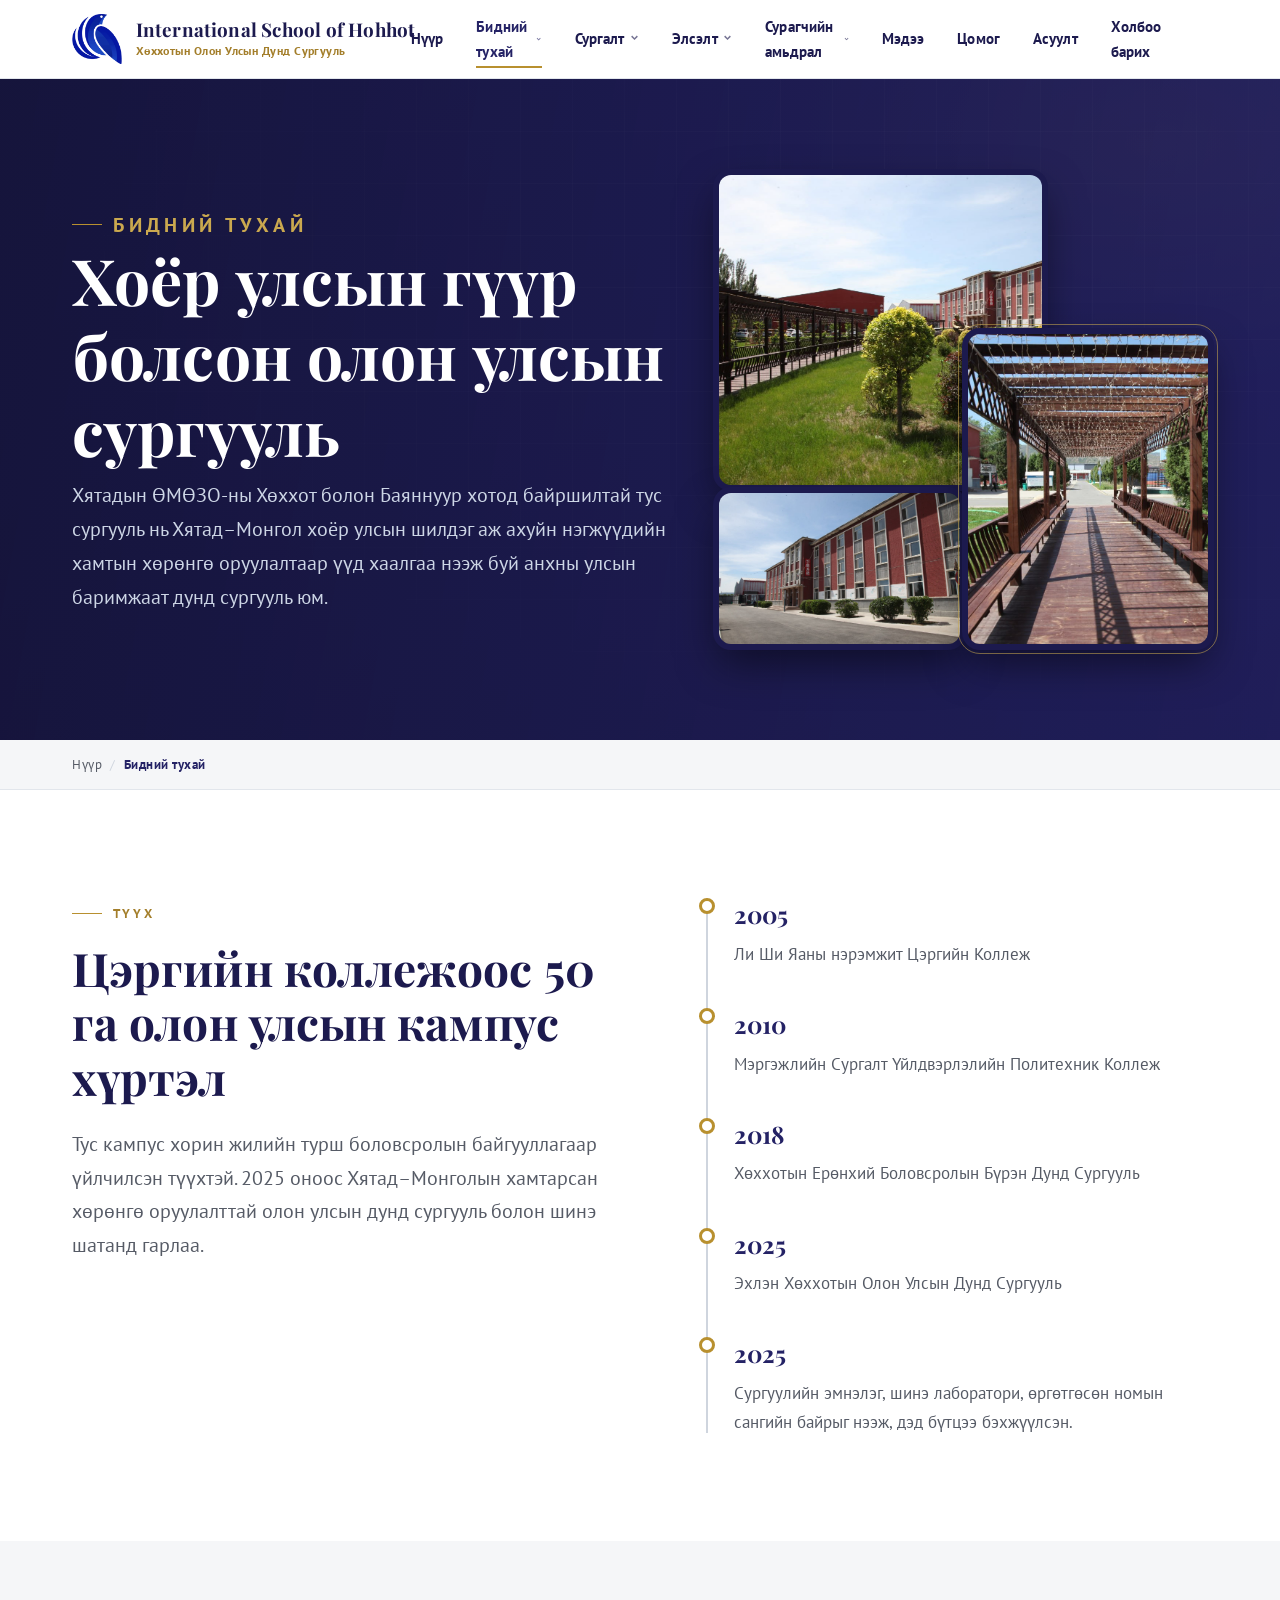
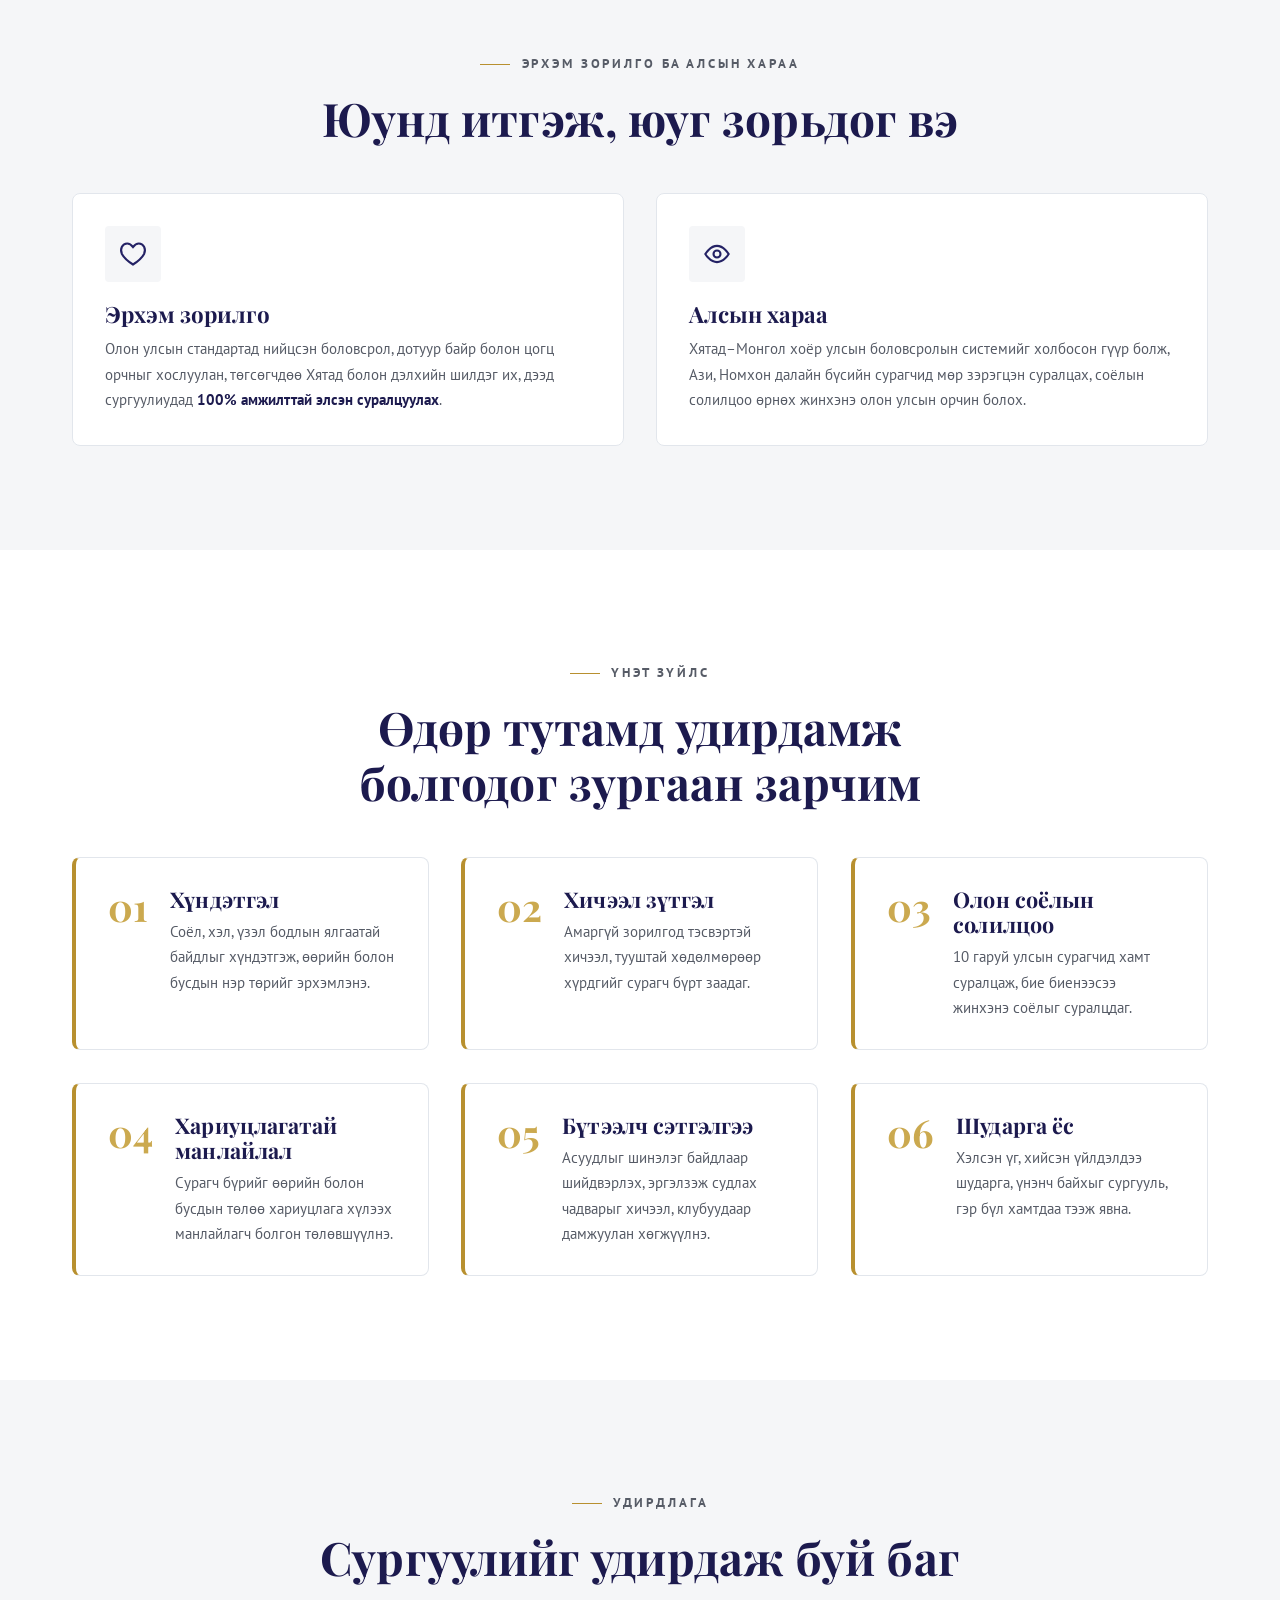
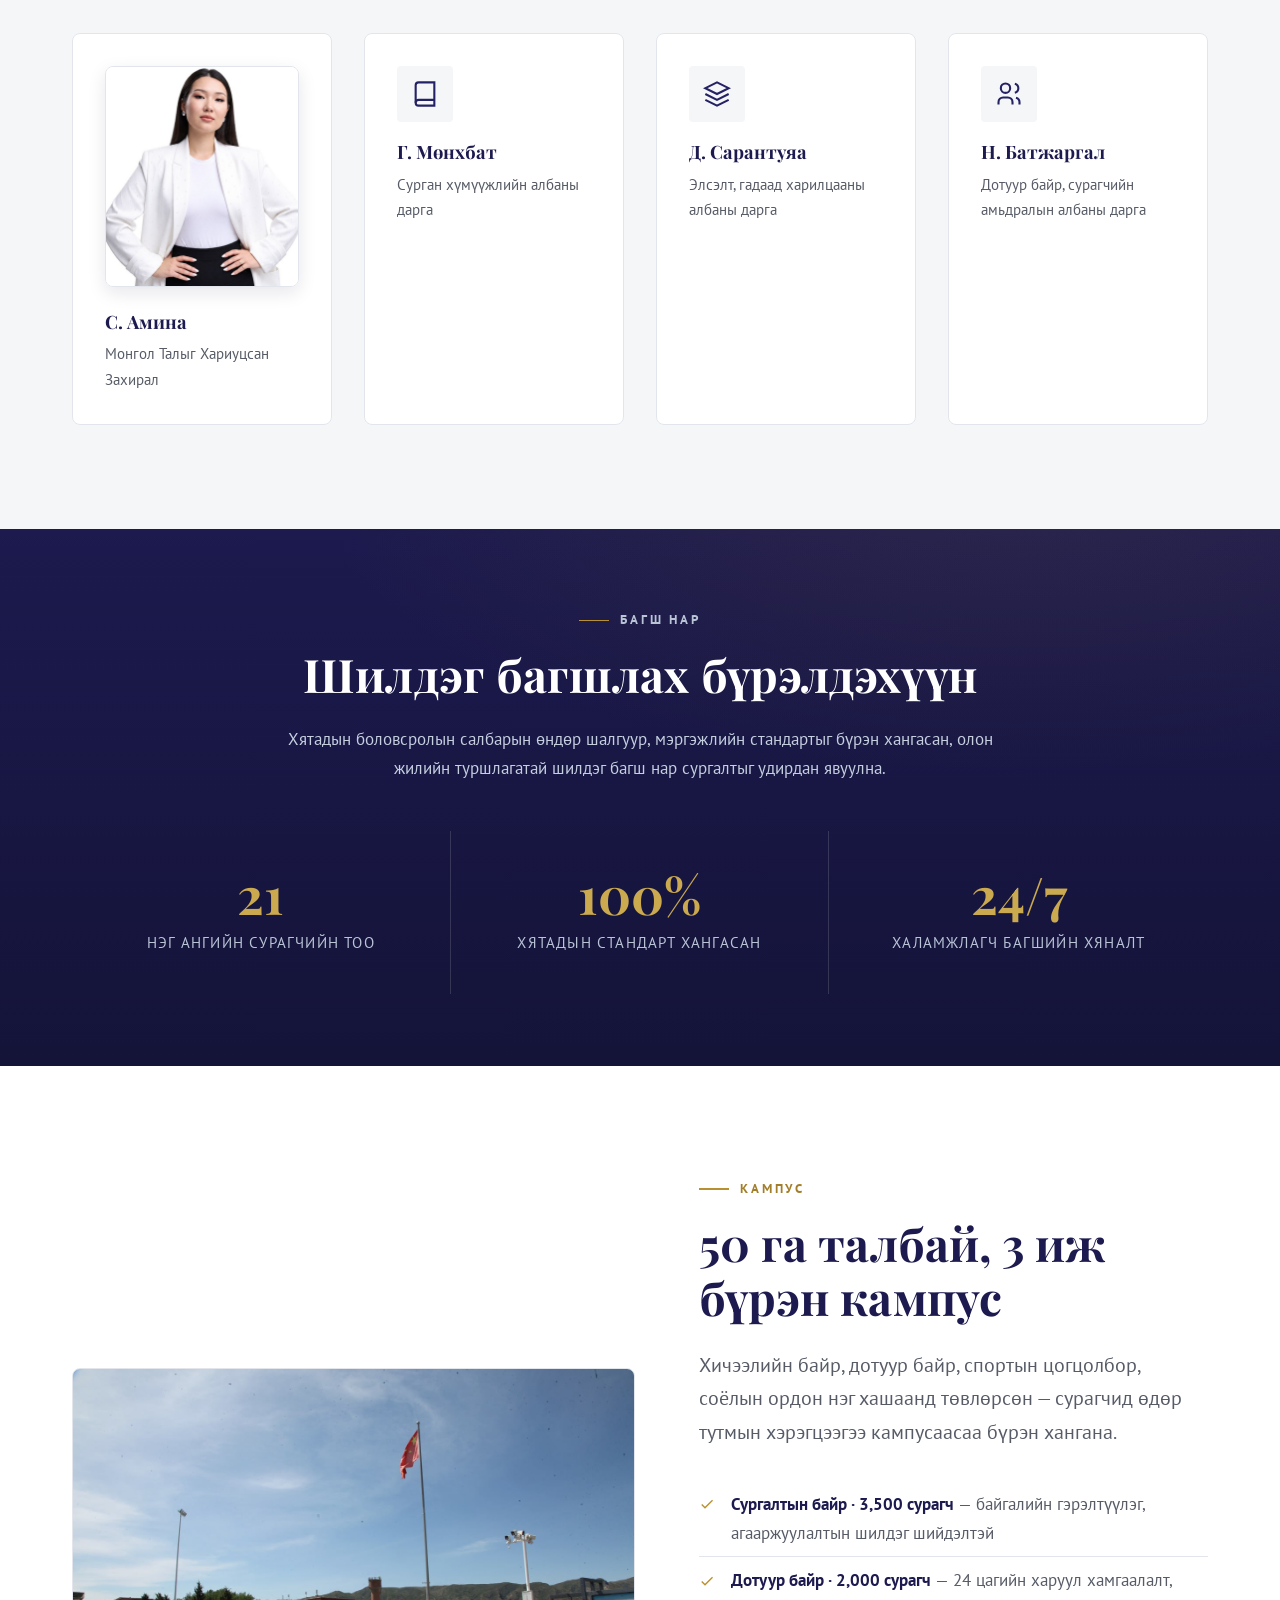
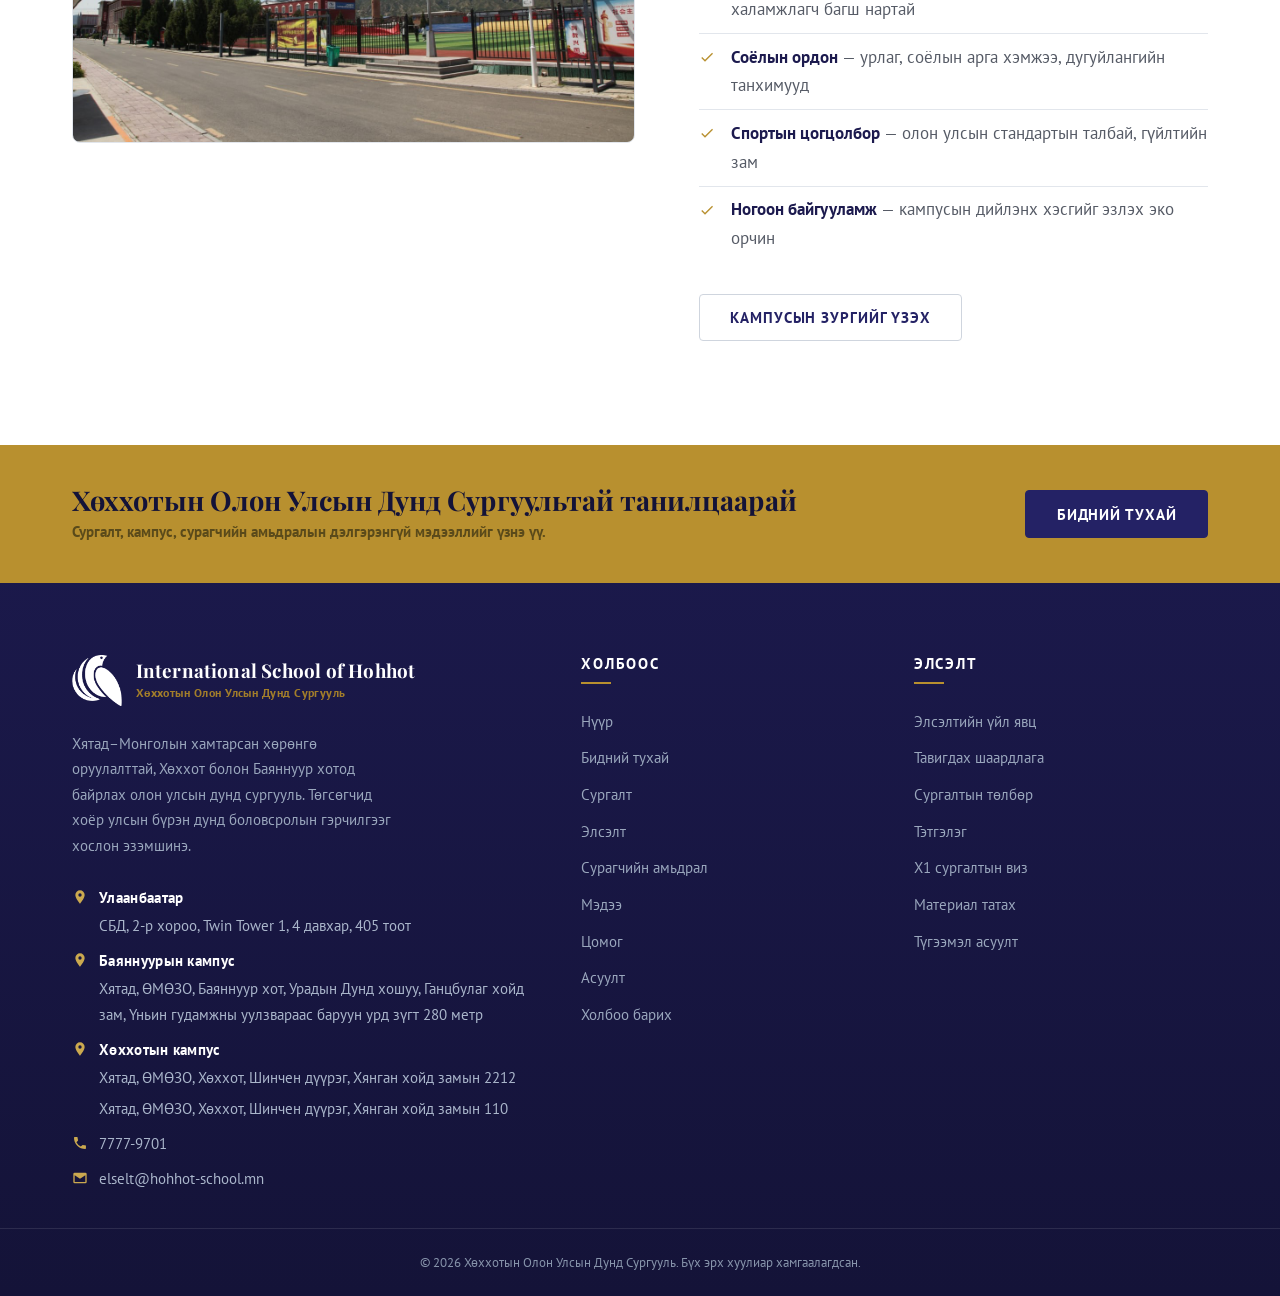
<file: about.html>
<!DOCTYPE html>
<html lang="mn">
<head>
  <meta charset="UTF-8">
  <meta name="viewport" content="width=device-width, initial-scale=1.0">
  <meta name="theme-color" content="#242265">
  <title>Бидний тухай — Хөххотын Олон Улсын Дунд Сургууль</title>
  <meta name="description" content="Хятад–Монголын хамтарсан хөрөнгө оруулалттай, Хөххот болон Баяннуур хотод байрлах анхны улсын баримжаат олон улсын дунд сургуулийн түүх, эрхэм зорилго, үнэт зүйлс, удирдлага ба багш нарын тухай.">
  <meta name="keywords" content="Хөххотын олон улсын дунд сургууль, сургуулийн түүх, эрхэм зорилго, удирдлага, багш нар">
  <link rel="canonical" href="https://hohhot-school.mn/about.html">
  <meta property="og:title" content="Бидний тухай — Хөххотын Олон Улсын Дунд Сургууль">
  <meta property="og:description" content="Сургуулийн түүх, эрхэм зорилго, үнэт зүйлс, удирдлага ба багш нарын тухай.">
  <meta property="og:type" content="website">
  <meta property="og:url" content="https://hohhot-school.mn/about.html">
  <meta property="og:image" content="https://hohhot-school.mn/assets/logo-bird.png">
  <meta name="twitter:card" content="summary_large_image">
  <meta name="robots" content="index, follow">
  <link rel="icon" type="image/png" href="assets/favicon.png">

  <link rel="preconnect" href="https://fonts.googleapis.com">
  <link rel="preconnect" href="https://fonts.gstatic.com" crossorigin>
  <!-- Фонтыг render-blocking биш болгоно: сүлжээ удаан үед ч хуудас өөрийн CSS-ээрээ шууд зурагдана -->
  <link rel="preload" as="style" href="https://fonts.googleapis.com/css2?family=Playfair+Display:ital,wght@0,400;0,600;0,700;0,900;1,400;1,600&family=PT+Sans:ital,wght@0,400;0,700;1,400;1,700&display=swap">
  <link rel="stylesheet" href="https://fonts.googleapis.com/css2?family=Playfair+Display:ital,wght@0,400;0,600;0,700;0,900;1,400;1,600&family=PT+Sans:ital,wght@0,400;0,700;1,400;1,700&display=swap" media="print" onload="this.media='all';this.onload=null">
  <noscript><link rel="stylesheet" href="https://fonts.googleapis.com/css2?family=Playfair+Display:ital,wght@0,400;0,600;0,700;0,900;1,400;1,600&family=PT+Sans:ital,wght@0,400;0,700;1,400;1,700&display=swap"></noscript>

  <link rel="stylesheet" href="css/style.css">
  <link rel="stylesheet" href="css/responsive.css">
  <link rel="stylesheet" href="css/animations.css">
</head>
<body data-page="about">

  <div class="page-loader" aria-hidden="true">
    <div style="text-align:center">
      <img class="loader-crest" src="assets/logo-bird-light.png" alt="" width="360" height="365">
      <div class="loader-bar"><span></span></div>
    </div>
  </div>

  <a class="skip-link" href="#main">Үндсэн агуулга руу шилжих</a>
  <noscript><p class="noscript-note">Энэ сайт бүрэн ажиллахын тулд JavaScript-ийг идэвхжүүлнэ үү.</p></noscript>

  <header class="site-header" id="site-header"></header>

  <main id="main">

    <section class="page-hero">
      <div class="page-hero__pattern"></div>
      <div class="container">
        <div class="page-hero__inner">
          <p class="eyebrow" style="color:var(--gold-400)">Бидний тухай</p>
          <h1>Хоёр улсын гүүр болсон олон улсын сургууль</h1>
          <p>Хятадын ӨМӨЗО-ны Хөххот болон Баяннуур хотод байршилтай тус сургууль нь Хятад–Монгол хоёр улсын шилдэг аж ахуйн нэгжүүдийн хамтын хөрөнгө оруулалтаар үүд хаалгаа нээж буй анхны улсын баримжаат дунд сургууль юм.</p>
        </div>
        <div class="page-hero__collage" aria-hidden="true">
          <img src="images/hero/hero-13.jpg" alt="" width="1280" height="853" loading="lazy" decoding="async">
          <img src="images/hero/hero-02.jpg" alt="" width="1280" height="853" loading="lazy" decoding="async">
          <img src="images/hero/hero-14.jpg" alt="" width="1280" height="853" loading="lazy" decoding="async">
        </div>
      </div>
    </section>

    <nav class="breadcrumb" aria-label="Хуудасны зам">
      <div class="container"><ol>
        <li><a href="index.html">Нүүр</a></li>
        <li aria-current="page">Бидний тухай</li>
      </ol></div>
    </nav>

    <!-- ============ ТҮҮХ ============ -->
    <section class="section" id="history">
      <div class="container">
        <div class="split" style="align-items:start">
          <div class="reveal-left">
            <p class="eyebrow">Түүх</p>
            <h2>Цэргийн коллежоос 50 га олон улсын кампус хүртэл</h2>
            <p class="lead">Тус кампус хорин жилийн турш боловсролын байгууллагаар үйлчилсэн түүхтэй. 2025 оноос Хятад–Монголын хамтарсан хөрөнгө оруулалттай олон улсын дунд сургууль болон шинэ шатанд гарлаа.</p>
          </div>
          <div class="reveal-right">
            <div class="timeline">
              <div class="timeline__item">
                <div class="timeline__year">2005</div>
                <p>Ли Ши Яаны нэрэмжит Цэргийн Коллеж</p>
              </div>
              <div class="timeline__item">
                <div class="timeline__year">2010</div>
                <p>Мэргэжлийн Сургалт Үйлдвэрлэлийн Политехник Коллеж</p>
              </div>
              <div class="timeline__item">
                <div class="timeline__year">2018</div>
                <p>Хөххотын Ерөнхий Боловсролын Бүрэн Дунд Сургууль</p>
              </div>
              <div class="timeline__item">
                <div class="timeline__year">2025</div>
                <p>Эхлэн Хөххотын Олон Улсын Дунд Сургууль</p>
              </div>
              <div class="timeline__item">
                <div class="timeline__year">2025</div>
                <p>Сургуулийн эмнэлэг, шинэ лаборатори, өргөтгөсөн номын сангийн байрыг нээж, дэд бүтцээ бэхжүүлсэн.</p>
              </div>
            </div>
          </div>
        </div>
      </div>
    </section>

    <!-- ============ ЭРХЭМ ЗОРИЛГО / АЛСЫН ХАРАА ============ -->
    <section class="section section--mist" id="mission">
      <div class="container">
        <div class="section-head section-head--center reveal">
          <p class="eyebrow">Эрхэм зорилго ба алсын хараа</p>
          <h2>Юунд итгэж, юуг зорьдог вэ</h2>
        </div>
        <div class="grid grid-2">
          <article class="card reveal" data-delay="1">
            <div class="card__icon" aria-hidden="true"><svg viewBox="0 0 24 24" fill="none" stroke="currentColor" stroke-width="1.8"><path d="M12 21s-7-4.35-9.5-9C.5 7.5 3 3 7 3c2 0 3.5 1 5 3 1.5-2 3-3 5-3 4 0 6.5 4.5 4.5 9-2.5 4.65-9.5 9-9.5 9z"/></svg></div>
            <h3>Эрхэм зорилго</h3>
            <p>Олон улсын стандартад нийцсэн боловсрол, дотуур байр болон цогц орчныг хослуулан, төгсөгчдөө Хятад болон дэлхийн шилдэг их, дээд сургуулиудад <strong>100% амжилттай элсэн суралцуулах</strong>.</p>
          </article>
          <article class="card reveal" data-delay="2">
            <div class="card__icon" aria-hidden="true"><svg viewBox="0 0 24 24" fill="none" stroke="currentColor" stroke-width="1.8"><path d="M2 12s4-7 10-7 10 7 10 7-4 7-10 7-10-7-10-7z"/><circle cx="12" cy="12" r="3"/></svg></div>
            <h3>Алсын хараа</h3>
            <p>Хятад–Монгол хоёр улсын боловсролын системийг холбосон гүүр болж, Ази, Номхон далайн бүсийн сурагчид мөр зэрэгцэн суралцах, соёлын солилцоо өрнөх жинхэнэ олон улсын орчин болох.</p>
          </article>
        </div>
      </div>
    </section>

    <!-- ============ ҮНЭТ ЗҮЙЛС ============ -->
    <section class="section" id="values">
      <div class="container">
        <div class="section-head section-head--center reveal">
          <p class="eyebrow">Үнэт зүйлс</p>
          <h2>Өдөр тутамд удирдамж болгодог зургаан зарчим</h2>
        </div>
        <div class="grid grid-3">
          <article class="pillar reveal" data-delay="1"><div class="pillar__no">01</div><div><h3>Хүндэтгэл</h3><p>Соёл, хэл, үзэл бодлын ялгаатай байдлыг хүндэтгэж, өөрийн болон бусдын нэр төрийг эрхэмлэнэ.</p></div></article>
          <article class="pillar reveal" data-delay="2"><div class="pillar__no">02</div><div><h3>Хичээл зүтгэл</h3><p>Амаргүй зорилгод тэсвэртэй хичээл, тууштай хөдөлмөрөөр хүрдгийг сурагч бүрт заадаг.</p></div></article>
          <article class="pillar reveal" data-delay="3"><div class="pillar__no">03</div><div><h3>Олон соёлын солилцоо</h3><p>10 гаруй улсын сурагчид хамт суралцаж, бие биенээсээ жинхэнэ соёлыг суралцдаг.</p></div></article>
          <article class="pillar reveal" data-delay="4"><div class="pillar__no">04</div><div><h3>Хариуцлагатай манлайлал</h3><p>Сурагч бүрийг өөрийн болон бусдын төлөө хариуцлага хүлээх манлайлагч болгон төлөвшүүлнэ.</p></div></article>
          <article class="pillar reveal" data-delay="5"><div class="pillar__no">05</div><div><h3>Бүтээлч сэтгэлгээ</h3><p>Асуудлыг шинэлэг байдлаар шийдвэрлэх, эргэлзэж судлах чадварыг хичээл, клубуудаар дамжуулан хөгжүүлнэ.</p></div></article>
          <article class="pillar reveal" data-delay="6"><div class="pillar__no">06</div><div><h3>Шударга ёс</h3><p>Хэлсэн үг, хийсэн үйлдэлдээ шударга, үнэнч байхыг сургууль, гэр бүл хамтдаа тээж явна.</p></div></article>
        </div>
      </div>
    </section>

    <!-- ============ УДИРДЛАГА ============ -->
    <section class="section section--mist" id="leadership">
      <div class="container">
        <div class="section-head section-head--center reveal">
          <p class="eyebrow">Удирдлага</p>
          <h2>Сургуулийг удирдаж буй баг</h2>
        </div>
        <div class="grid grid-4">
          <article class="card reveal" data-delay="1">
            <div class="portrait mb-3"><img src="images/leader-amina.jpg" alt="С. Аминагийн хөрөг зураг" width="360" height="410" loading="lazy"></div>
            <h3 style="font-size:1.15rem">С. Амина</h3>
            <p>Монгол Талыг Хариуцсан Захирал</p>
          </article>
          <article class="card reveal" data-delay="2">
            <div class="card__icon" aria-hidden="true"><svg viewBox="0 0 24 24" fill="none" stroke="currentColor" stroke-width="1.8"><path d="M4 19.5A2.5 2.5 0 0 1 6.5 17H20"/><path d="M6.5 2H20v20H6.5A2.5 2.5 0 0 1 4 19.5v-15A2.5 2.5 0 0 1 6.5 2z"/></svg></div>
            <h3 style="font-size:1.15rem">Г. Мөнхбат</h3>
            <p>Сурган хүмүүжлийн албаны дарга</p>
          </article>
          <article class="card reveal" data-delay="3">
            <div class="card__icon" aria-hidden="true"><svg viewBox="0 0 24 24" fill="none" stroke="currentColor" stroke-width="1.8"><path d="M12 2 2 7l10 5 10-5-10-5z"/><path d="M2 17l10 5 10-5M2 12l10 5 10-5"/></svg></div>
            <h3 style="font-size:1.15rem">Д. Сарантуяа</h3>
            <p>Элсэлт, гадаад харилцааны албаны дарга</p>
          </article>
          <article class="card reveal" data-delay="4">
            <div class="card__icon" aria-hidden="true"><svg viewBox="0 0 24 24" fill="none" stroke="currentColor" stroke-width="1.8"><path d="M3 21v-2a4 4 0 0 1 4-4h4a4 4 0 0 1 4 4v2"/><circle cx="9" cy="7" r="4"/><path d="M17 3.13a4 4 0 0 1 0 7.75M21 21v-2a4 4 0 0 0-3-3.87"/></svg></div>
            <h3 style="font-size:1.15rem">Н. Батжаргал</h3>
            <p>Дотуур байр, сурагчийн амьдралын албаны дарга</p>
          </article>
        </div>
      </div>
    </section>

    <!-- ============ БАГШ НАР ============ -->
    <section class="section--tight section--navy" id="faculty">
      <div class="container">
        <div class="section-head section-head--center reveal">
          <p class="eyebrow">Багш нар</p>
          <h2>Шилдэг багшлах бүрэлдэхүүн</h2>
          <p style="color:#c5cfe0">Хятадын боловсролын салбарын өндөр шалгуур, мэргэжлийн стандартыг бүрэн хангасан, олон жилийн туршлагатай шилдэг багш нар сургалтыг удирдан явуулна.</p>
        </div>
        <div class="stat-strip stat-strip--3 reveal">
          <div class="stat"><div class="stat__num"><span data-count="25">25</span></div><span class="stat__label">Нэг ангийн сурагчийн тоо</span></div>
          <div class="stat"><div class="stat__num">100%</div><span class="stat__label">Хятадын стандарт хангасан</span></div>
          <div class="stat"><div class="stat__num">24/7</div><span class="stat__label">Халамжлагч багшийн хяналт</span></div>
        </div>
      </div>
    </section>

    <!-- ============ КАМПУС ============ -->
    <section class="section" id="campus">
      <div class="container">
        <div class="split">
          <div class="split__media reveal-left hover-zoom" style="border-radius:8px;overflow:hidden;border:1px solid var(--line)">
            <img src="images/gal-campus-2.jpg" alt="Сургуулийн талбай, тугны гуулга, спортын цогцолбор" width="1280" height="853" loading="lazy">
          </div>
          <div class="reveal-right">
            <p class="eyebrow">Кампус</p>
            <h2>50 га талбай, 3 иж бүрэн кампус</h2>
            <p class="lead mb-4">Хичээлийн байр, дотуур байр, спортын цогцолбор, соёлын ордон нэг хашаанд төвлөрсөн — сурагчид өдөр тутмын хэрэгцээгээ кампусаасаа бүрэн хангана.</p>
            <ul class="checklist">
              <li><strong>Сургалтын байр · 3,500 сурагч</strong> — байгалийн гэрэлтүүлэг, агааржуулалтын шилдэг шийдэлтэй</li>
              <li><strong>Дотуур байр · 2,000 сурагч</strong> — 24 цагийн харуул хамгаалалт, халамжлагч багш нартай</li>
              <li><strong>Соёлын ордон</strong> — урлаг, соёлын арга хэмжээ, дугуйлангийн танхимууд</li>
              <li><strong>Спортын цогцолбор</strong> — олон улсын стандартын талбай, гүйлтийн зам</li>
              <li><strong>Ногоон байгууламж</strong> — кампусын дийлэнх хэсгийг эзлэх эко орчин</li>
            </ul>
            <a class="btn btn--ghost mt-4" href="gallery.html">Кампусын зургийг үзэх</a>
          </div>
        </div>
      </div>
    </section>

    <!-- ============ CTA ============ -->
    <!-- <section class="section section--navy" style="padding-block:var(--space-6)">
      <div class="container text-center reveal">
        <h2>Бидэнтэй хамт суралцахыг хүсэж байна уу?</h2>
        <p class="lead" style="color:#c5cfe0;max-width:560px;margin-inline:auto">2026–2027 оны хичээлийн жилийн элсэлт нээлттэй байна.</p>
        <div class="hero__actions mt-4" style="justify-content:center">
          <a class="btn btn--gold" href="admissions.html">Элсэлтийн үйл явц</a>
          <a class="btn btn--on-navy" href="contact.html">Холбоо барих</a>
        </div>
      </div>
    </section> -->

  </main>

  <footer class="site-footer" id="site-footer"></footer>

  <button class="back-to-top" aria-label="Дээш очих">
    <svg viewBox="0 0 24 24" fill="none" stroke="currentColor" stroke-width="2.4" stroke-linecap="round" stroke-linejoin="round"><path d="M12 19V5M5 12l7-7 7 7"/></svg>
  </button>

  <script src="js/script.js"></script>
  <script src="js/animation.js"></script>
</body>
</html>
</file>
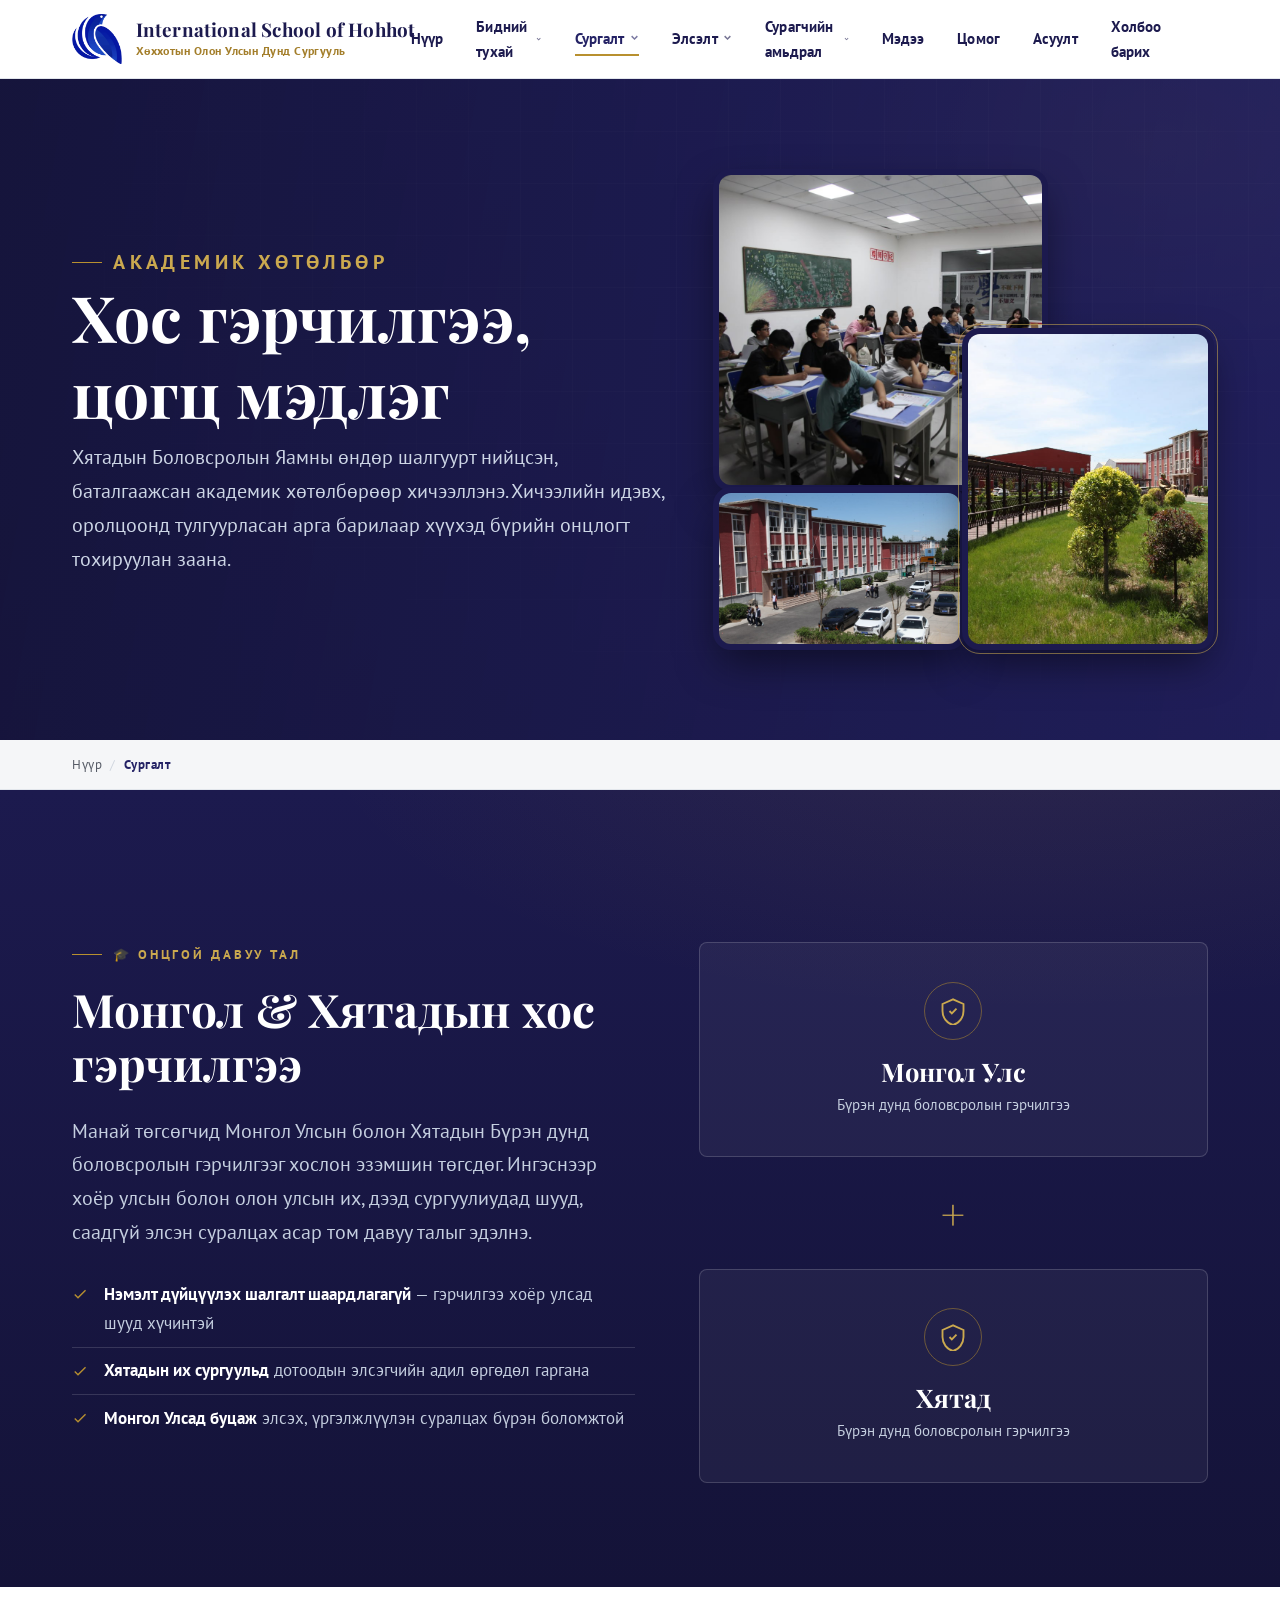
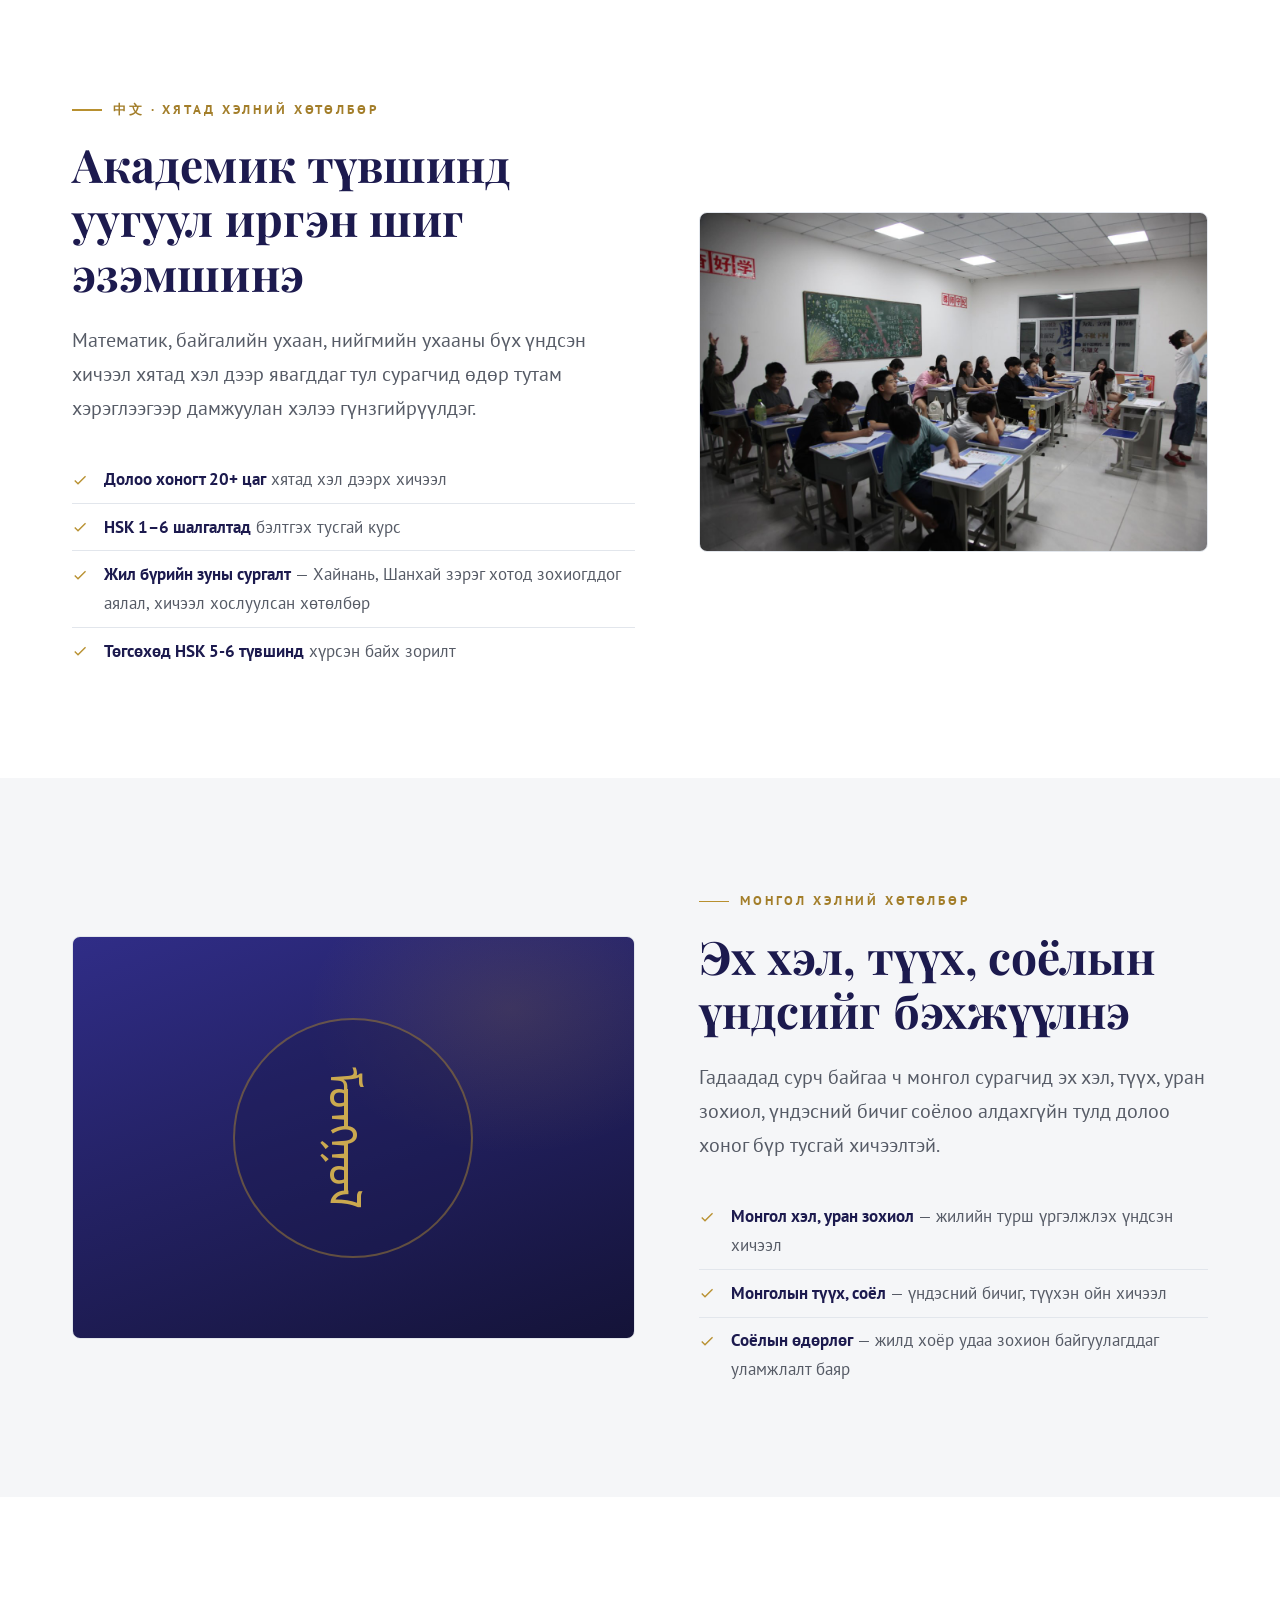
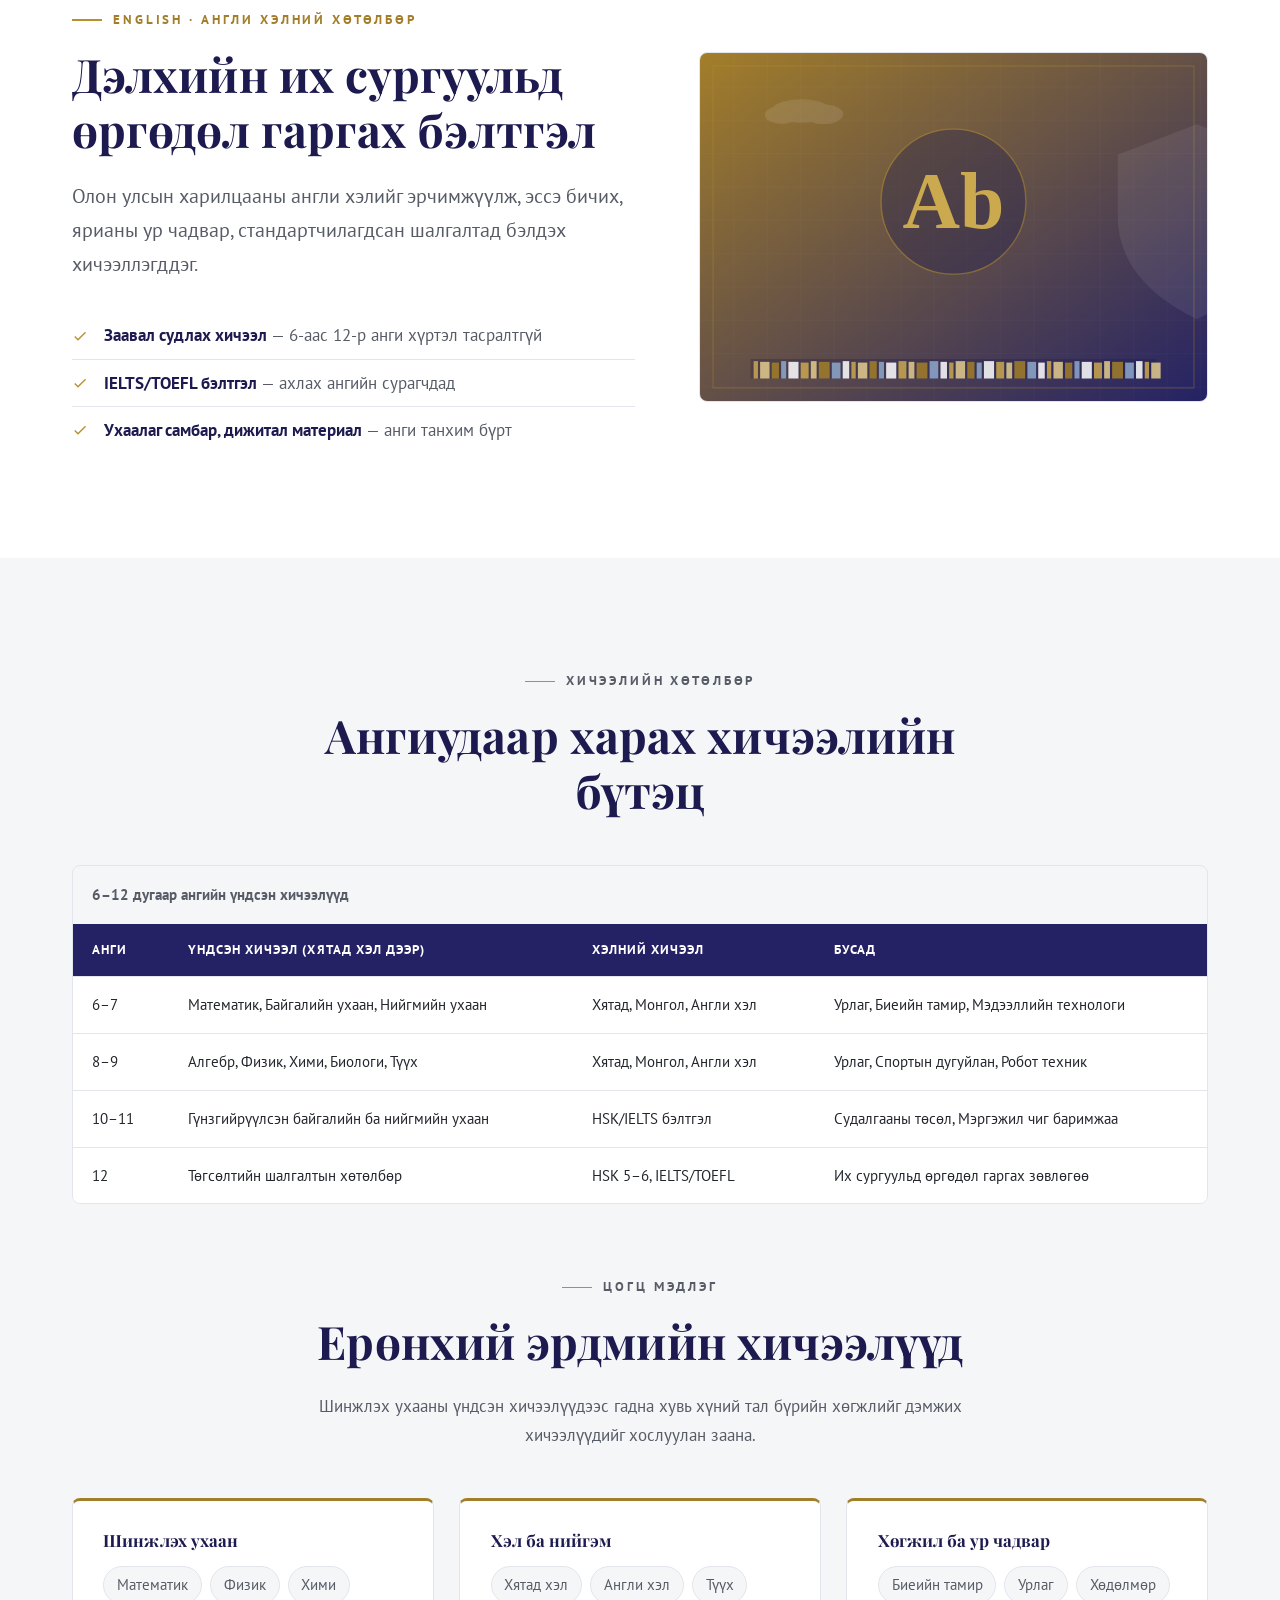
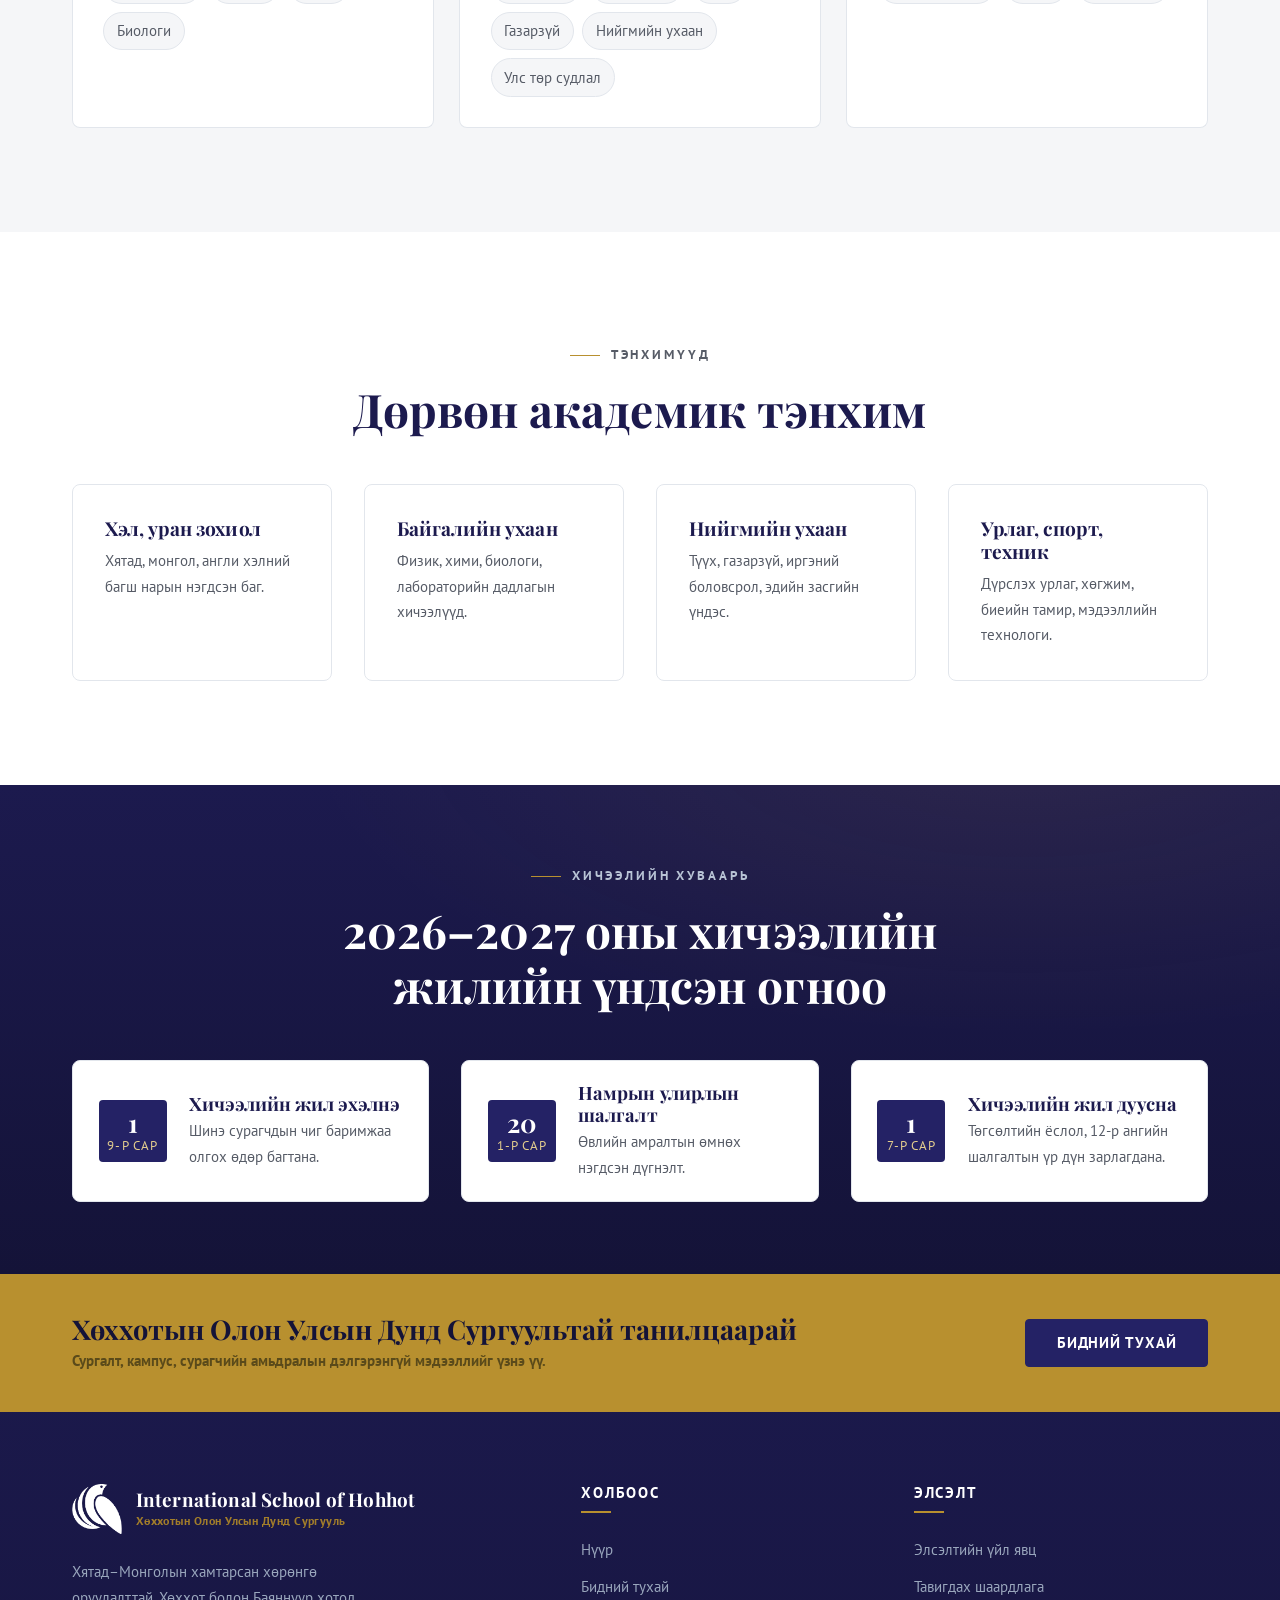
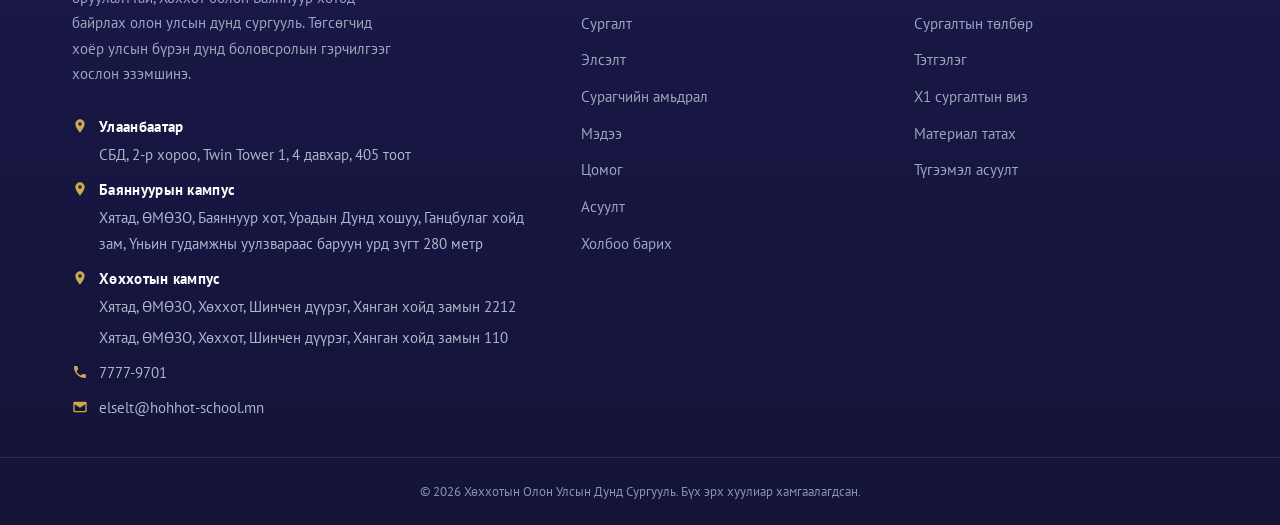
<file: academics.html>
<!DOCTYPE html>
<html lang="mn">
<head>
  <meta charset="UTF-8">
  <meta name="viewport" content="width=device-width, initial-scale=1.0">
  <meta name="theme-color" content="#242265">
  <title>Академик хөтөлбөр — Хөххотын Олон Улсын Дунд Сургууль</title>
  <meta name="description" content="Хятад, монгол, англи хэлний гурван хэлний хөтөлбөр, хичээлийн хөтөлбөр, тэнхимүүд ба хичээлийн хуваарийн тухай дэлгэрэнгүй.">
  <meta name="keywords" content="хятад хэлний хөтөлбөр, HSK, монгол хэл, англи хэл, хичээлийн хөтөлбөр, тэнхим">
  <link rel="canonical" href="https://hohhot-school.mn/academics.html">
  <meta property="og:title" content="Академик хөтөлбөр — Хөххотын Олон Улсын Дунд Сургууль">
  <meta property="og:description" content="Гурван хэлний баялаг орчин: хятад, монгол, англи хэлний хөтөлбөрүүд.">
  <meta property="og:type" content="website">
  <meta property="og:url" content="https://hohhot-school.mn/academics.html">
  <meta property="og:image" content="https://hohhot-school.mn/assets/logo-bird.png">
  <meta name="twitter:card" content="summary_large_image">
  <meta name="robots" content="index, follow">
  <link rel="icon" type="image/png" href="assets/favicon.png">

  <link rel="preconnect" href="https://fonts.googleapis.com">
  <link rel="preconnect" href="https://fonts.gstatic.com" crossorigin>
  <!-- Фонтыг render-blocking биш болгоно: сүлжээ удаан үед ч хуудас өөрийн CSS-ээрээ шууд зурагдана -->
  <link rel="preload" as="style" href="https://fonts.googleapis.com/css2?family=Noto+Sans+Mongolian&family=Playfair+Display:ital,wght@0,400;0,600;0,700;0,900;1,400;1,600&family=PT+Sans:ital,wght@0,400;0,700;1,400;1,700&display=swap">
  <link rel="stylesheet" href="https://fonts.googleapis.com/css2?family=Noto+Sans+Mongolian&family=Playfair+Display:ital,wght@0,400;0,600;0,700;0,900;1,400;1,600&family=PT+Sans:ital,wght@0,400;0,700;1,400;1,700&display=swap" media="print" onload="this.media='all';this.onload=null">
  <noscript><link rel="stylesheet" href="https://fonts.googleapis.com/css2?family=Noto+Sans+Mongolian&family=Playfair+Display:ital,wght@0,400;0,600;0,700;0,900;1,400;1,600&family=PT+Sans:ital,wght@0,400;0,700;1,400;1,700&display=swap"></noscript>

  <link rel="stylesheet" href="css/style.css">
  <link rel="stylesheet" href="css/responsive.css">
  <link rel="stylesheet" href="css/animations.css">
</head>
<body data-page="academics">

  <div class="page-loader" aria-hidden="true">
    <div style="text-align:center">
      <img class="loader-crest" src="assets/logo-bird-light.png" alt="" width="360" height="365">
      <div class="loader-bar"><span></span></div>
    </div>
  </div>

  <a class="skip-link" href="#main">Үндсэн агуулга руу шилжих</a>
  <noscript><p class="noscript-note">Энэ сайт бүрэн ажиллахын тулд JavaScript-ийг идэвхжүүлнэ үү.</p></noscript>

  <header class="site-header" id="site-header"></header>

  <main id="main">

    <section class="page-hero">
      <div class="page-hero__pattern"></div>
      <div class="container">
        <div class="page-hero__inner">
          <p class="eyebrow" style="color:var(--gold-400)">Академик хөтөлбөр</p>
          <h1>Хос гэрчилгээ, цогц мэдлэг</h1>
          <p>Хятадын Боловсролын Яамны өндөр шалгуурт нийцсэн, баталгаажсан академик хөтөлбөрөөр хичээллэнэ. Хичээлийн идэвх, оролцоонд тулгуурласан арга барилаар хүүхэд бүрийн онцлогт тохируулан заана.</p>
        </div>
        <div class="page-hero__collage" aria-hidden="true">
          <img src="images/hero/hero-03.jpg" alt="" width="1280" height="853" loading="lazy" decoding="async">
          <img src="images/hero/hero-13.jpg" alt="" width="1280" height="853" loading="lazy" decoding="async">
          <img src="images/hero/hero-01.jpg" alt="" width="1280" height="853" loading="lazy" decoding="async">
        </div>
      </div>
    </section>

    <nav class="breadcrumb" aria-label="Хуудасны зам">
      <div class="container"><ol>
        <li><a href="index.html">Нүүр</a></li>
        <li aria-current="page">Сургалт</li>
      </ol></div>
    </nav>

    <!-- ============ ХОС ХАВСРАГА ============ -->
    <section class="section section--navy" id="diploma">
      <div class="container">
        <div class="split">
          <div class="reveal-left">
            <p class="eyebrow">🎓 Онцгой давуу тал</p>
            <h2>Монгол &amp; Хятадын хос гэрчилгээ</h2>
            <p class="lead" style="color:#c5cfe0">Манай төгсөгчид Монгол Улсын болон Хятадын Бүрэн дунд боловсролын гэрчилгээг хослон эзэмшин төгсдөг. Ингэснээр хоёр улсын болон олон улсын их, дээд сургуулиудад шууд, саадгүй элсэн суралцах асар том давуу талыг эдэлнэ.</p>
            <ul class="checklist" style="margin-top:1rem">
              <li style="color:#c5cfe0;border-color:rgba(255,255,255,.14)"><strong style="color:#fff">Нэмэлт дүйцүүлэх шалгалт шаардлагагүй</strong> — гэрчилгээ хоёр улсад шууд хүчинтэй</li>
              <li style="color:#c5cfe0;border-color:rgba(255,255,255,.14)"><strong style="color:#fff">Хятадын их сургуульд</strong> дотоодын элсэгчийн адил өргөдөл гаргана</li>
              <li style="color:#c5cfe0;border-color:rgba(255,255,255,.14)"><strong style="color:#fff">Монгол Улсад буцаж</strong> элсэх, үргэлжлүүлэн суралцах бүрэн боломжтой</li>
            </ul>
          </div>
          <div class="reveal-right">
            <div class="diploma-pair" style="flex-direction:column;align-items:stretch">
              <article class="diploma" style="max-width:100%">
                <span class="diploma__seal" aria-hidden="true">
                  <svg viewBox="0 0 24 24" fill="none" stroke="currentColor" stroke-width="1.6"><path d="M12 2 3 6v6c0 5.5 3.8 10.7 9 12 5.2-1.3 9-6.5 9-12V6l-9-4z"/><path d="m9 12 2 2 4-4"/></svg>
                </span>
                <h3>Монгол Улс</h3>
                <p>Бүрэн дунд боловсролын гэрчилгээ</p>
              </article>
              <div class="diploma__join" aria-hidden="true">+</div>
              <article class="diploma" style="max-width:100%">
                <span class="diploma__seal" aria-hidden="true">
                  <svg viewBox="0 0 24 24" fill="none" stroke="currentColor" stroke-width="1.6"><path d="M12 2 3 6v6c0 5.5 3.8 10.7 9 12 5.2-1.3 9-6.5 9-12V6l-9-4z"/><path d="m9 12 2 2 4-4"/></svg>
                </span>
                <h3>Хятад</h3>
                <p>Бүрэн дунд боловсролын гэрчилгээ</p>
              </article>
            </div>
          </div>
        </div>
      </div>
    </section>

    <!-- ============ ХЯТАД ХЭЛ ============ -->
    <section class="section" id="chinese">
      <div class="container">
        <div class="split">
          <div class="reveal-left">
            <p class="eyebrow">中文 · Хятад хэлний хөтөлбөр</p>
            <h2>Академик түвшинд уугуул иргэн шиг эзэмшинэ</h2>
            <p class="lead mb-4">Математик, байгалийн ухаан, нийгмийн ухааны бүх үндсэн хичээл хятад хэл дээр явагддаг тул сурагчид өдөр тутам хэрэглээгээр дамжуулан хэлээ гүнзгийрүүлдэг.</p>
            <ul class="checklist">
              <li><strong>Долоо хоногт 20+ цаг</strong> хятад хэл дээрх хичээл</li>
              <li><strong>HSK 1–6 шалгалтад</strong> бэлтгэх тусгай курс</li>
              <li><strong>Жил бүрийн зуны сургалт</strong> — Хайнань, Шанхай зэрэг хотод зохиогддог аялал, хичээл хослуулсан хөтөлбөр</li>
              <li><strong>Төгсөхөд HSK 5-6 түвшинд</strong> хүрсэн байх зорилт</li>
            </ul>
          </div>
          <div class="split__media reveal-right hover-zoom" style="border-radius:8px;overflow:hidden;border:1px solid var(--line)">
            <img src="images/gal-students-2.jpg" alt="Хятад хэлний хичээл дээр сурагчид, багш" width="1280" height="853" loading="lazy">
          </div>
        </div>
      </div>
    </section>

    <!-- ============ МОНГОЛ ХЭЛ ============ -->
    <section class="section section--mist" id="mongolian">
      <div class="container">
        <div class="split">
          <div class="split__media reveal-left hover-zoom" style="border-radius:8px;overflow:hidden;border:1px solid var(--line)">
            <div class="script-panel"><span class="mongol-script" lang="mn-Mong">ᠮᠣᠩᠭᠣᠯ</span></div>
          </div>
          <div class="reveal-right">
            <p class="eyebrow">Монгол хэлний хөтөлбөр</p>
            <h2>Эх хэл, түүх, соёлын үндсийг бэхжүүлнэ</h2>
            <p class="lead mb-4">Гадаадад сурч байгаа ч монгол сурагчид эх хэл, түүх, уран зохиол, үндэсний бичиг соёлоо алдахгүйн тулд долоо хоног бүр тусгай хичээлтэй.</p>
            <ul class="checklist">
              <li><strong>Монгол хэл, уран зохиол</strong> — жилийн турш үргэлжлэх үндсэн хичээл</li>
              <li><strong>Монголын түүх, соёл</strong> — үндэсний бичиг, түүхэн ойн хичээл</li>
              <li><strong>Соёлын өдөрлөг</strong> — жилд хоёр удаа зохион байгуулагддаг уламжлалт баяр</li>
            </ul>
          </div>
        </div>
      </div>
    </section>

    <!-- ============ АНГЛИ ХЭЛ ============ -->
    <section class="section" id="english">
      <div class="container">
        <div class="split">
          <div class="reveal-left">
            <p class="eyebrow">English · Англи хэлний хөтөлбөр</p>
            <h2>Дэлхийн их сургуульд өргөдөл гаргах бэлтгэл</h2>
            <p class="lead mb-4">Олон улсын харилцааны англи хэлийг эрчимжүүлж, эссэ бичих, ярианы ур чадвар, стандартчилагдсан шалгалтад бэлдэх хичээллэгддэг.</p>
            <ul class="checklist">
              <li><strong>Заавал судлах хичээл</strong> — 6-аас 12-р анги хүртэл тасралтгүй</li>
              <li><strong>IELTS/TOEFL бэлтгэл</strong> — ахлах ангийн сурагчдад</li>
              <li><strong>Ухаалаг самбар, дижитал материал</strong> — анги танхим бүрт</li>
            </ul>
          </div>
          <div class="split__media reveal-right hover-zoom" style="border-radius:8px;overflow:hidden;border:1px solid var(--line)">
            <img src="images/program-english.svg" alt="Англи хэлний хичээлийн үйл ажиллагаа" width="900" height="640" loading="lazy">
          </div>
        </div>
      </div>
    </section>

    <!-- ============ ХИЧЭЭЛИЙН ХӨТӨЛБӨР ============ -->
    <section class="section section--mist" id="curriculum">
      <div class="container">
        <div class="section-head section-head--center reveal">
          <p class="eyebrow">Хичээлийн хөтөлбөр</p>
          <h2>Ангиудаар харах хичээлийн бүтэц</h2>
        </div>
        <div class="table-wrap reveal">
          <table class="data">
            <caption>6–12 дугаар ангийн үндсэн хичээлүүд</caption>
            <thead>
              <tr><th>Анги</th><th>Үндсэн хичээл (хятад хэл дээр)</th><th>Хэлний хичээл</th><th>Бусад</th></tr>
            </thead>
            <tbody>
              <tr><td>6–7</td><td>Математик, Байгалийн ухаан, Нийгмийн ухаан</td><td>Хятад, Монгол, Англи хэл</td><td>Урлаг, Биеийн тамир, Мэдээллийн технологи</td></tr>
              <tr><td>8–9</td><td>Алгебр, Физик, Хими, Биологи, Түүх</td><td>Хятад, Монгол, Англи хэл</td><td>Урлаг, Спортын дугуйлан, Робот техник</td></tr>
              <tr><td>10–11</td><td>Гүнзгийрүүлсэн байгалийн ба нийгмийн ухаан</td><td>HSK/IELTS бэлтгэл</td><td>Судалгааны төсөл, Мэргэжил чиг баримжаа</td></tr>
              <tr><td>12</td><td>Төгсөлтийн шалгалтын хөтөлбөр</td><td>HSK 5–6, IELTS/TOEFL</td><td>Их сургуульд өргөдөл гаргах зөвлөгөө</td></tr>
            </tbody>
          </table>
        </div>

        <div class="section-head section-head--center reveal" style="margin-top:clamp(2.5rem,5vw,4rem)">
          <p class="eyebrow">Цогц мэдлэг</p>
          <h2>Ерөнхий эрдмийн хичээлүүд</h2>
          <p>Шинжлэх ухааны үндсэн хичээлүүдээс гадна хувь хүний тал бүрийн хөгжлийг дэмжих хичээлүүдийг хослуулан заана.</p>
        </div>
        <div class="subject-groups reveal">
          <div class="subject-group">
            <h3>Шинжлэх ухаан</h3>
            <ul>
              <li>Математик</li><li>Физик</li><li>Хими</li><li>Биологи</li>
            </ul>
          </div>
          <div class="subject-group">
            <h3>Хэл ба нийгэм</h3>
            <ul>
              <li>Хятад хэл</li><li>Англи хэл</li><li>Түүх</li><li>Газарзүй</li><li>Нийгмийн ухаан</li><li>Улс төр судлал</li>
            </ul>
          </div>
          <div class="subject-group">
            <h3>Хөгжил ба ур чадвар</h3>
            <ul>
              <li>Биеийн тамир</li><li>Урлаг</li><li>Хөдөлмөр</li>
            </ul>
          </div>
        </div>
      </div>
    </section>

    <!-- ============ ТЭНХИМҮҮД ============ -->
    <section class="section" id="departments">
      <div class="container">
        <div class="section-head section-head--center reveal">
          <p class="eyebrow">Тэнхимүүд</p>
          <h2>Дөрвөн академик тэнхим</h2>
        </div>
        <div class="grid grid-4">
          <article class="card reveal" data-delay="1"><h3 style="font-size:1.2rem">Хэл, уран зохиол</h3><p>Хятад, монгол, англи хэлний багш нарын нэгдсэн баг.</p></article>
          <article class="card reveal" data-delay="2"><h3 style="font-size:1.2rem">Байгалийн ухаан</h3><p>Физик, хими, биологи, лабораторийн дадлагын хичээлүүд.</p></article>
          <article class="card reveal" data-delay="3"><h3 style="font-size:1.2rem">Нийгмийн ухаан</h3><p>Түүх, газарзүй, иргэний боловсрол, эдийн засгийн үндэс.</p></article>
          <article class="card reveal" data-delay="4"><h3 style="font-size:1.2rem">Урлаг, спорт, техник</h3><p>Дүрслэх урлаг, хөгжим, биеийн тамир, мэдээллийн технологи.</p></article>
        </div>
      </div>
    </section>

    <!-- ============ ХИЧЭЭЛИЙН ХУВААРЬ ============ -->
    <section class="section section--navy" id="calendar" style="padding-block:var(--space-6)">
      <div class="container">
        <div class="section-head section-head--center reveal">
          <p class="eyebrow">Хичээлийн хуваарь</p>
          <h2>2026–2027 оны хичээлийн жилийн үндсэн огноо</h2>
        </div>
        <div class="grid grid-3 reveal">
          <div class="event"><div class="event__date"><span class="d">1</span><span class="m">9-р сар</span></div><div><h4>Хичээлийн жил эхэлнэ</h4><p>Шинэ сурагчдын чиг баримжаа олгох өдөр багтана.</p></div></div>
          <div class="event"><div class="event__date"><span class="d">20</span><span class="m">1-р сар</span></div><div><h4>Намрын улирлын шалгалт</h4><p>Өвлийн амралтын өмнөх нэгдсэн дүгнэлт.</p></div></div>
          <div class="event"><div class="event__date"><span class="d">1</span><span class="m">7-р сар</span></div><div><h4>Хичээлийн жил дуусна</h4><p>Төгсөлтийн ёслол, 12-р ангийн шалгалтын үр дүн зарлагдана.</p></div></div>
        </div>
      </div>
    </section>

  </main>

  <footer class="site-footer" id="site-footer"></footer>

  <button class="back-to-top" aria-label="Дээш очих">
    <svg viewBox="0 0 24 24" fill="none" stroke="currentColor" stroke-width="2.4" stroke-linecap="round" stroke-linejoin="round"><path d="M12 19V5M5 12l7-7 7 7"/></svg>
  </button>

  <script src="js/script.js"></script>
  <script src="js/animation.js"></script>
</body>
</html>
</file>
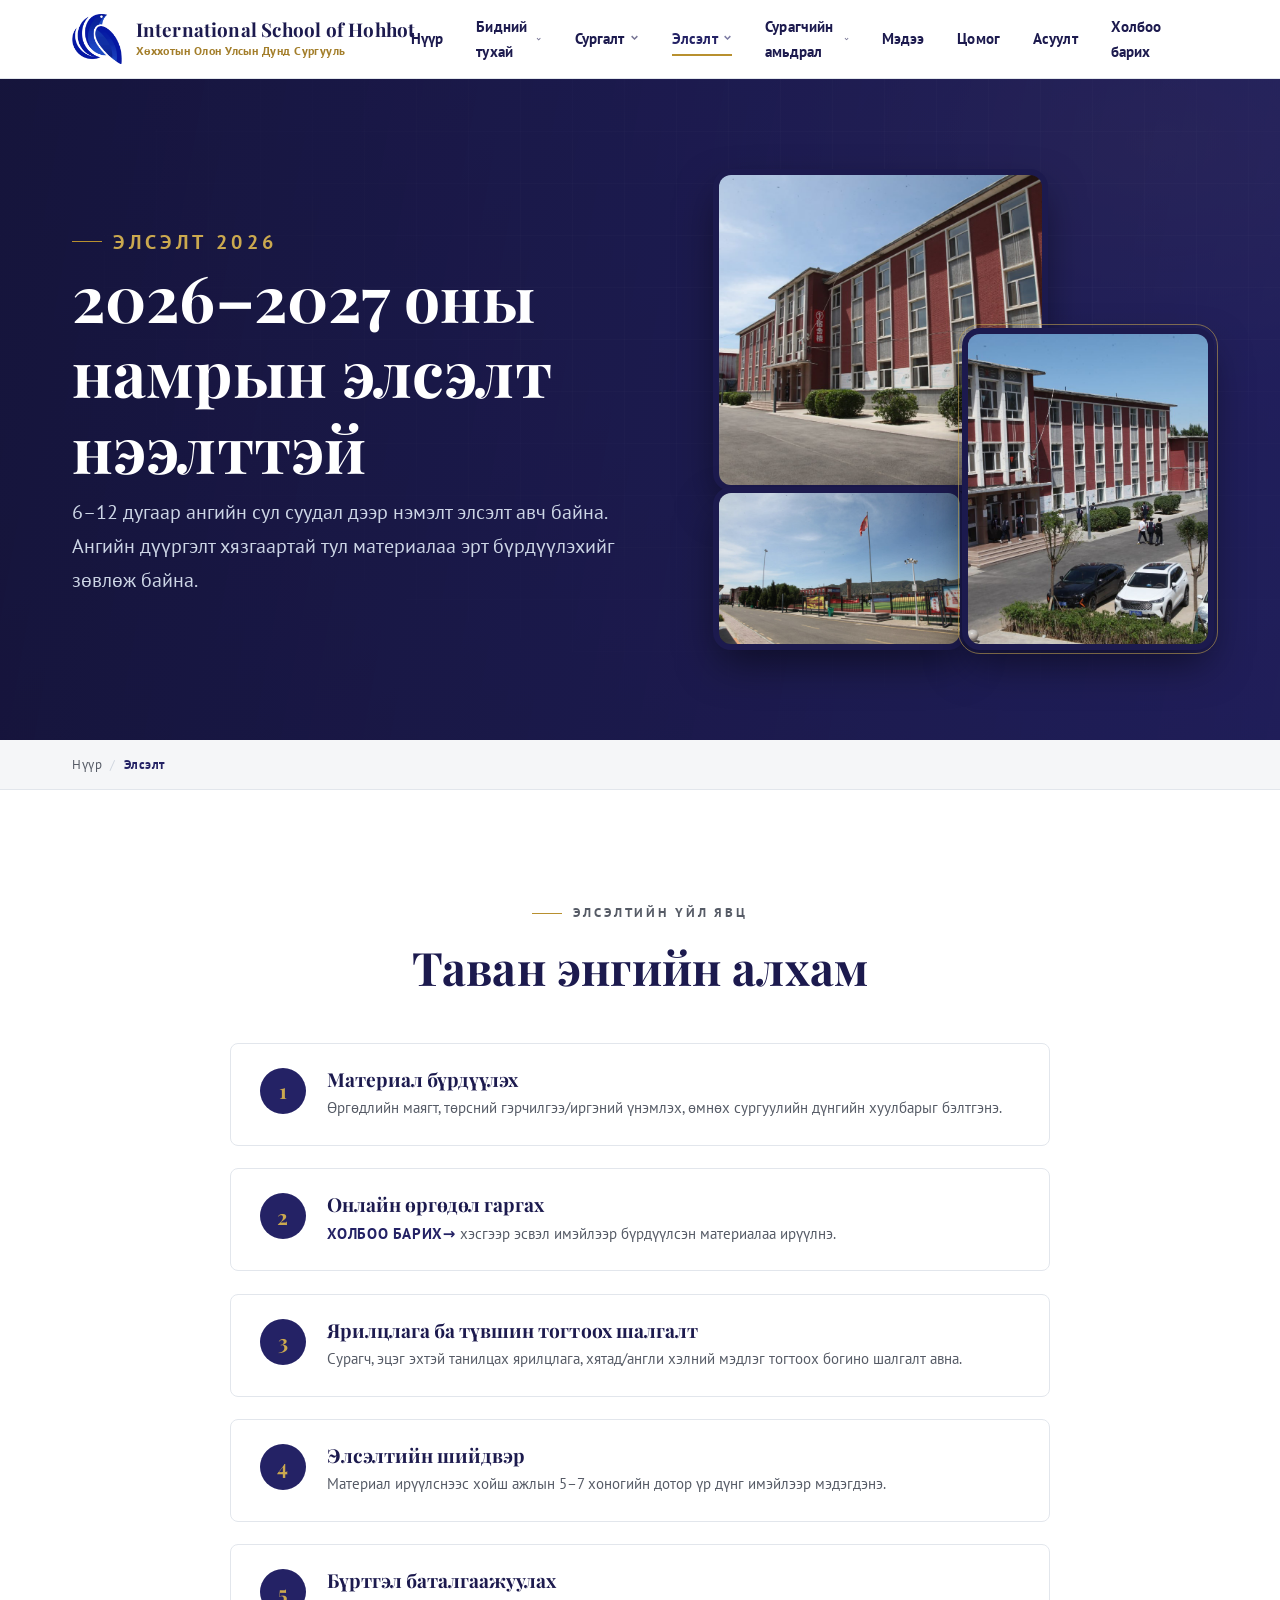
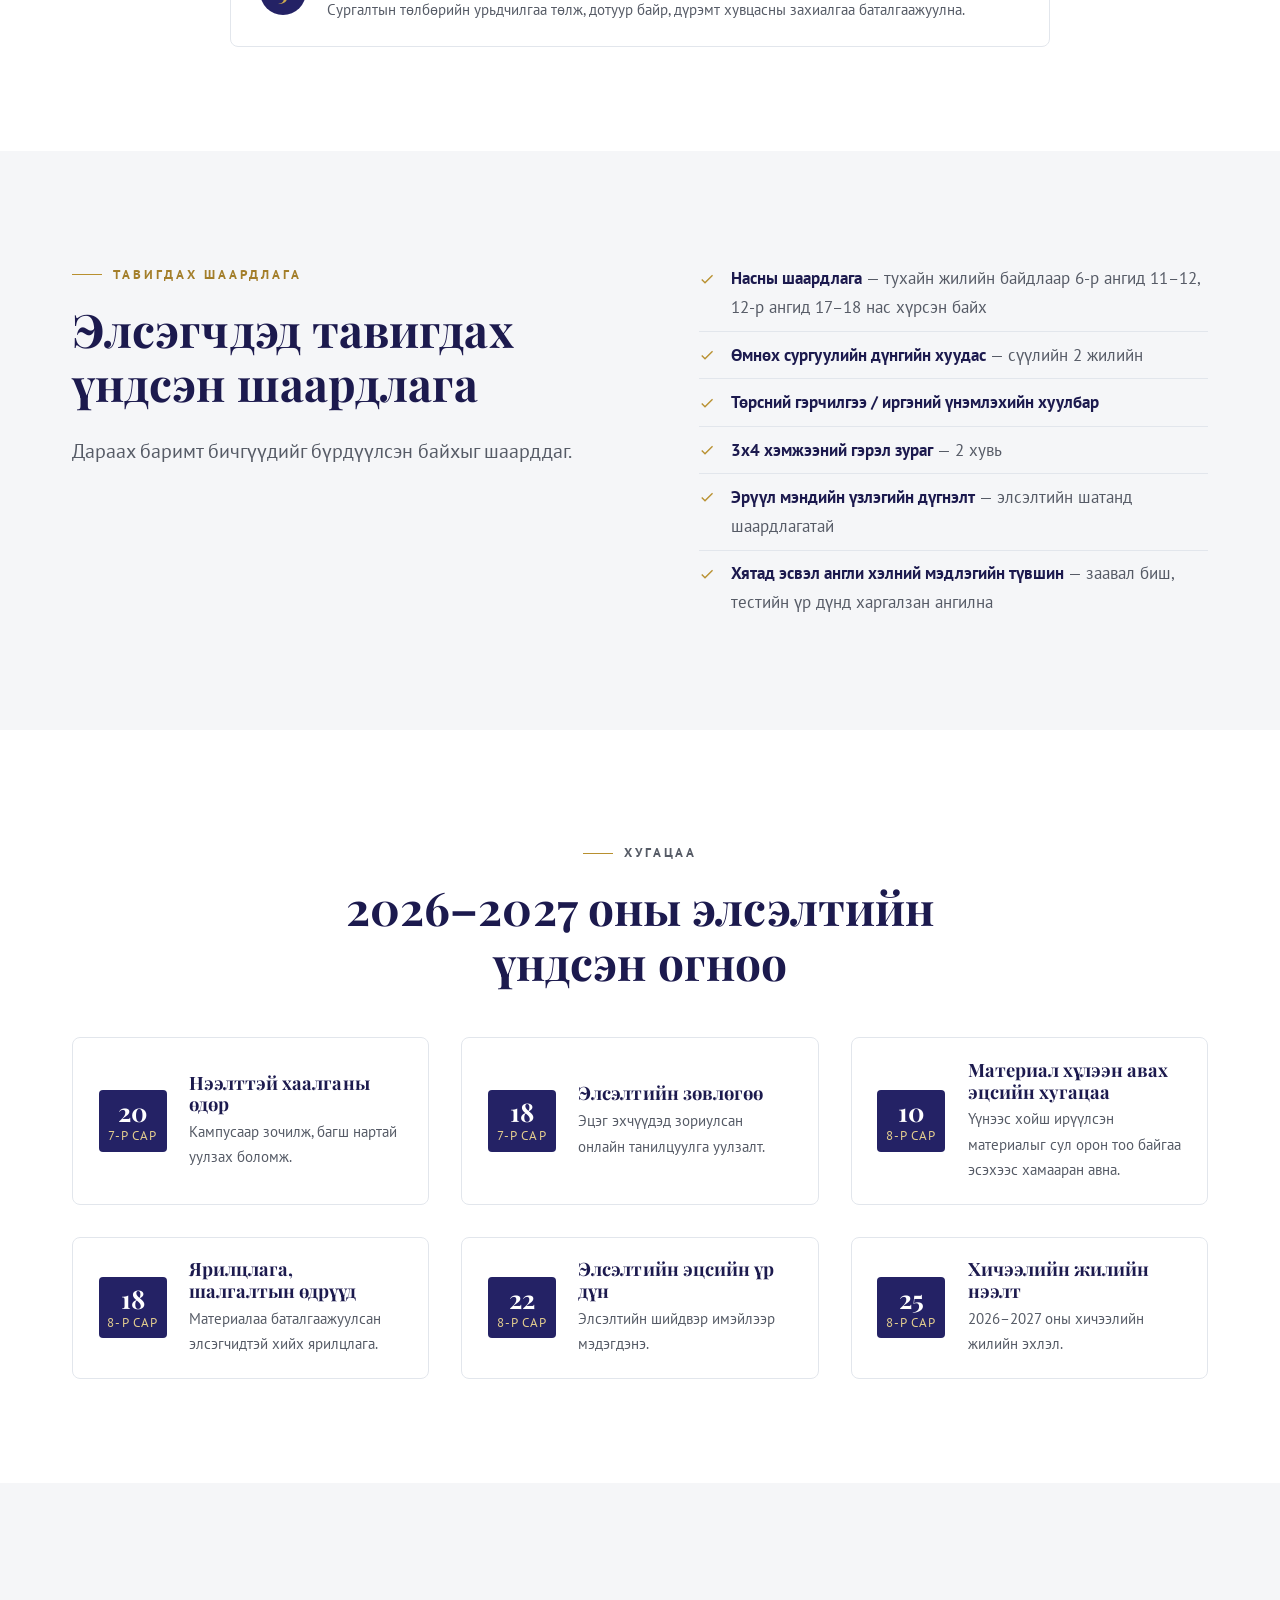
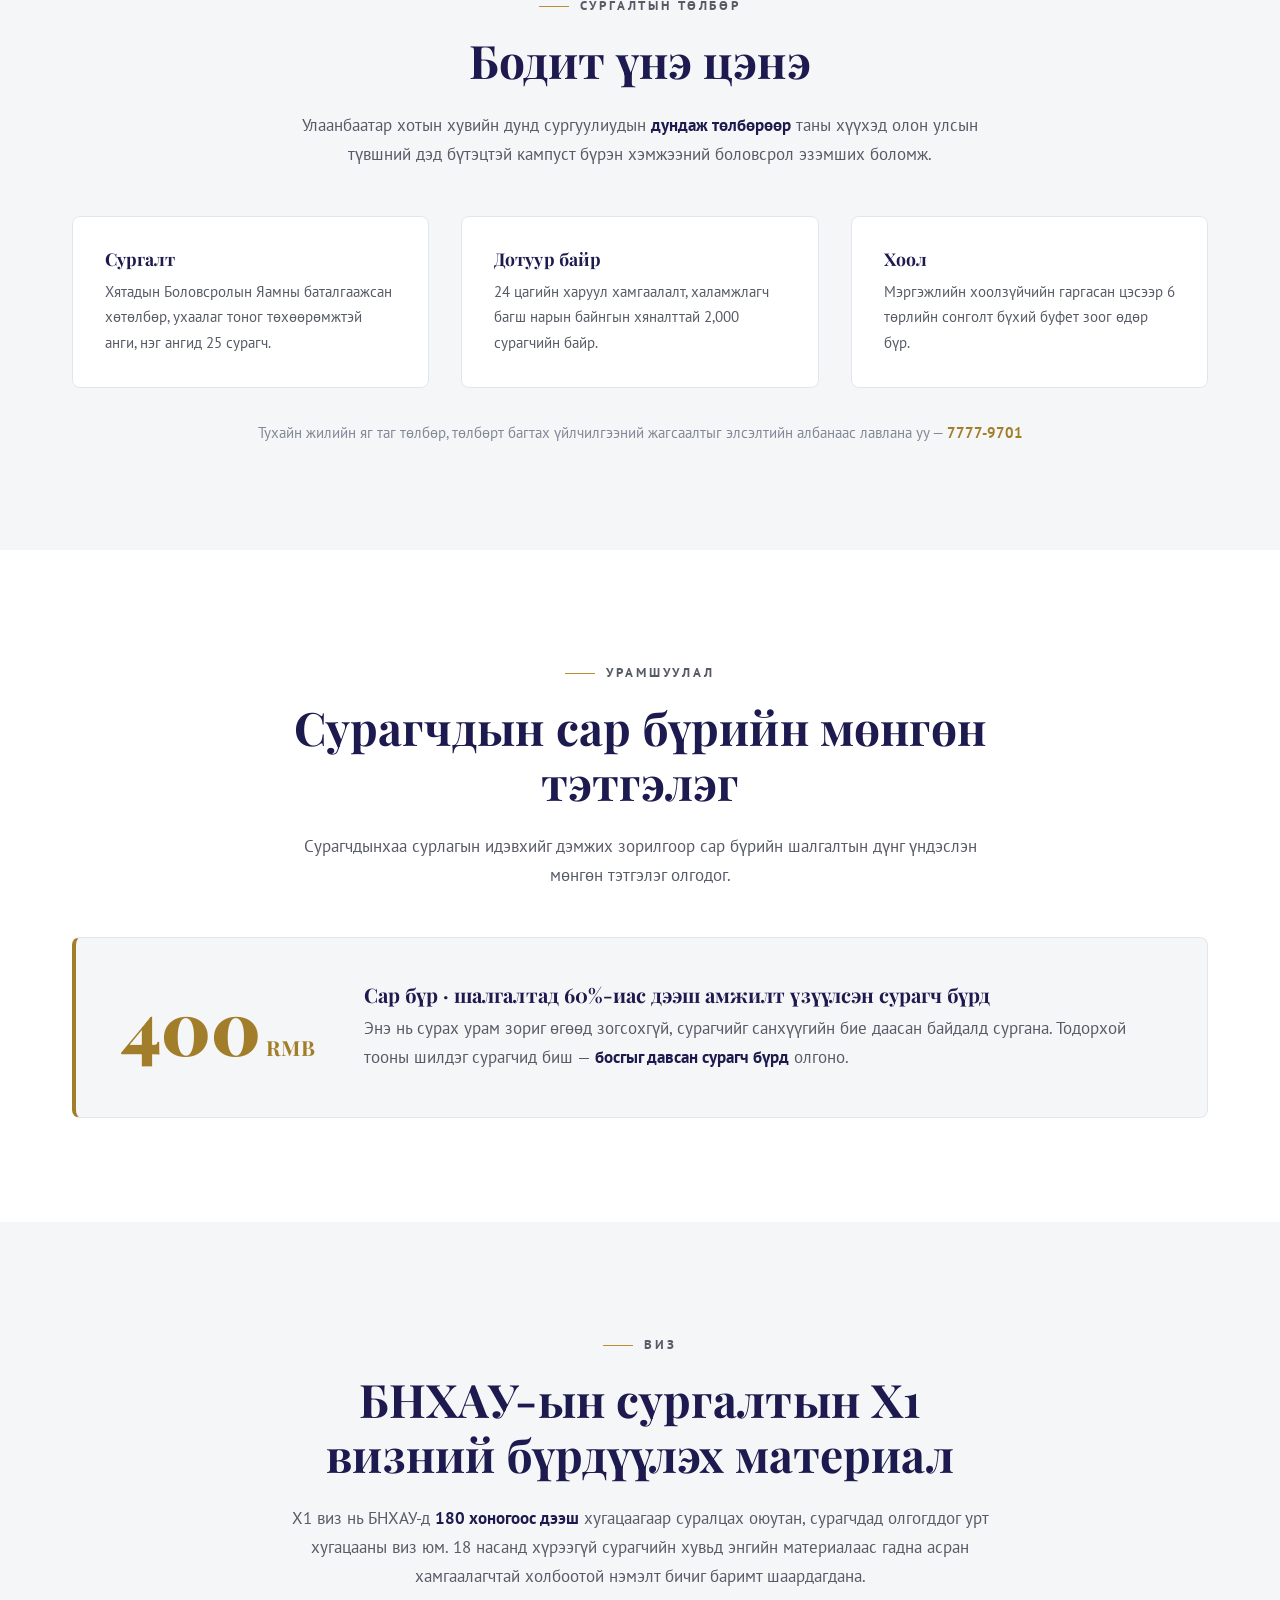
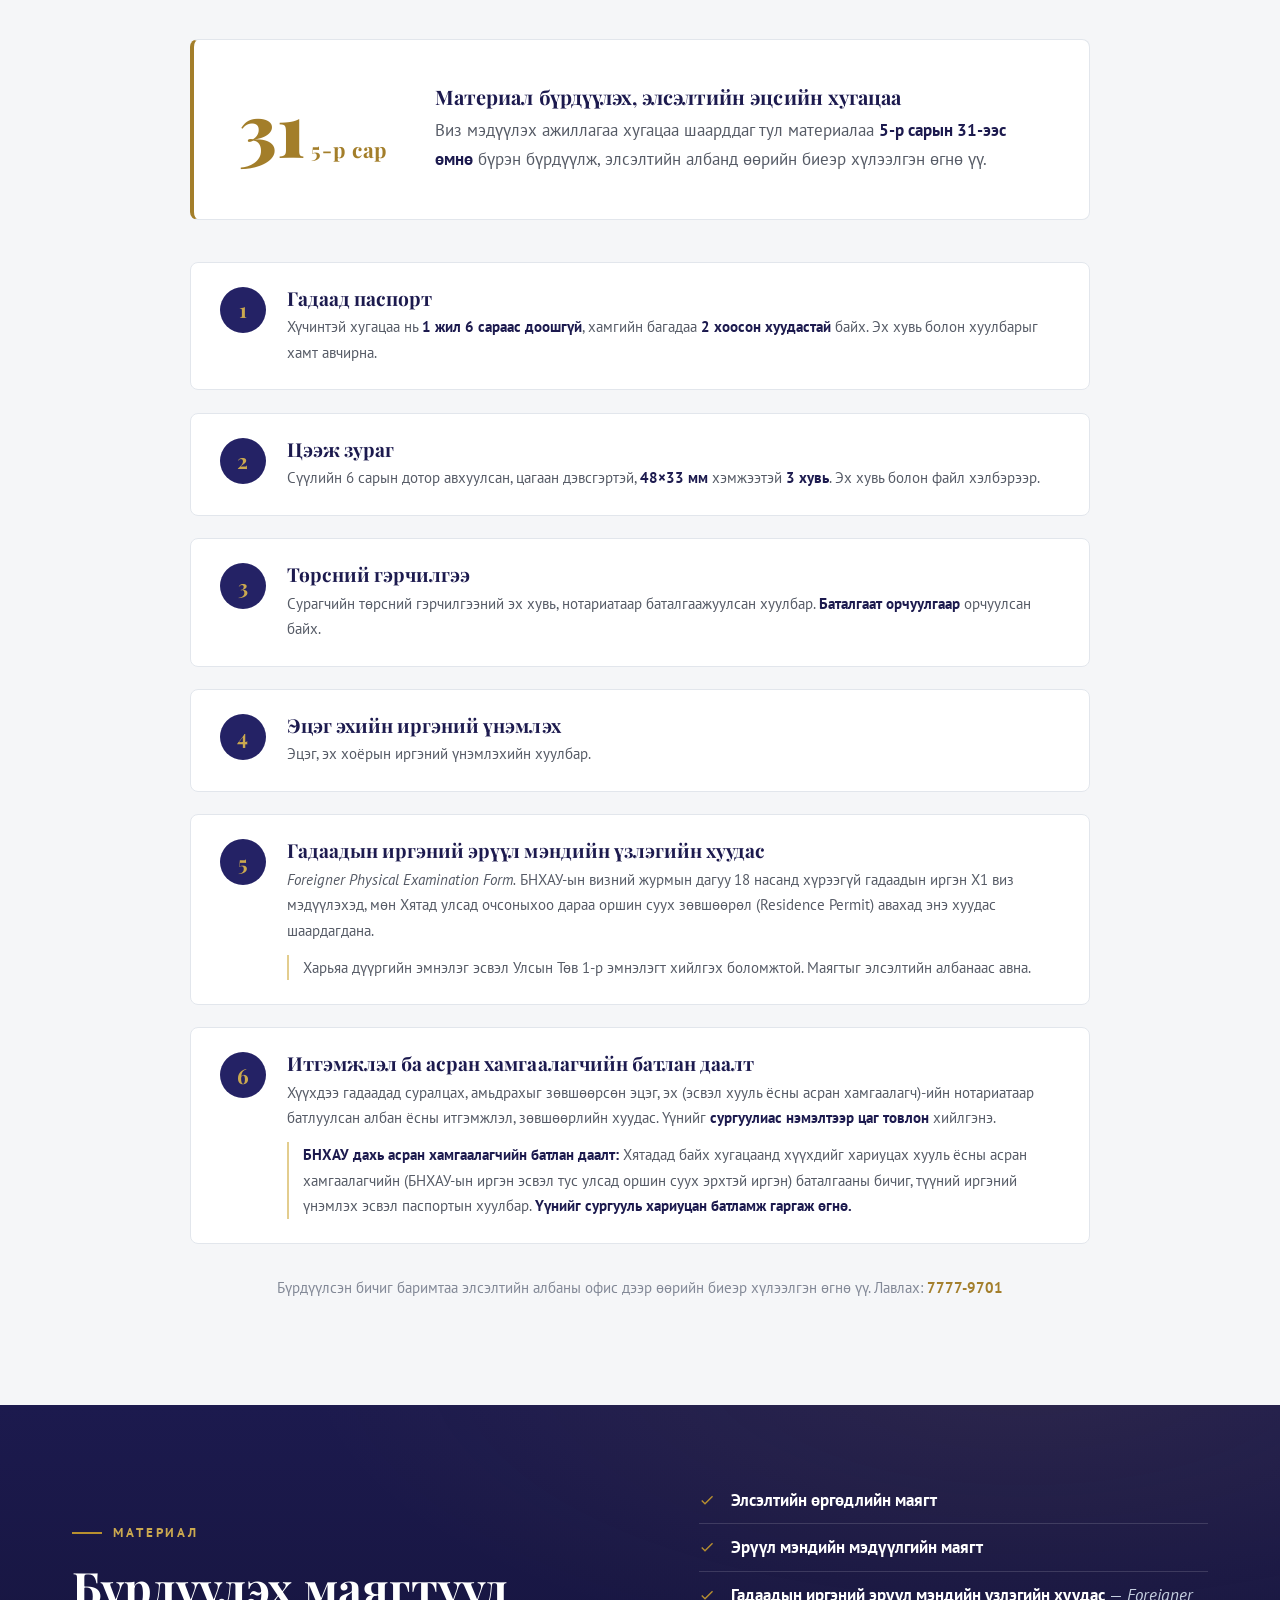
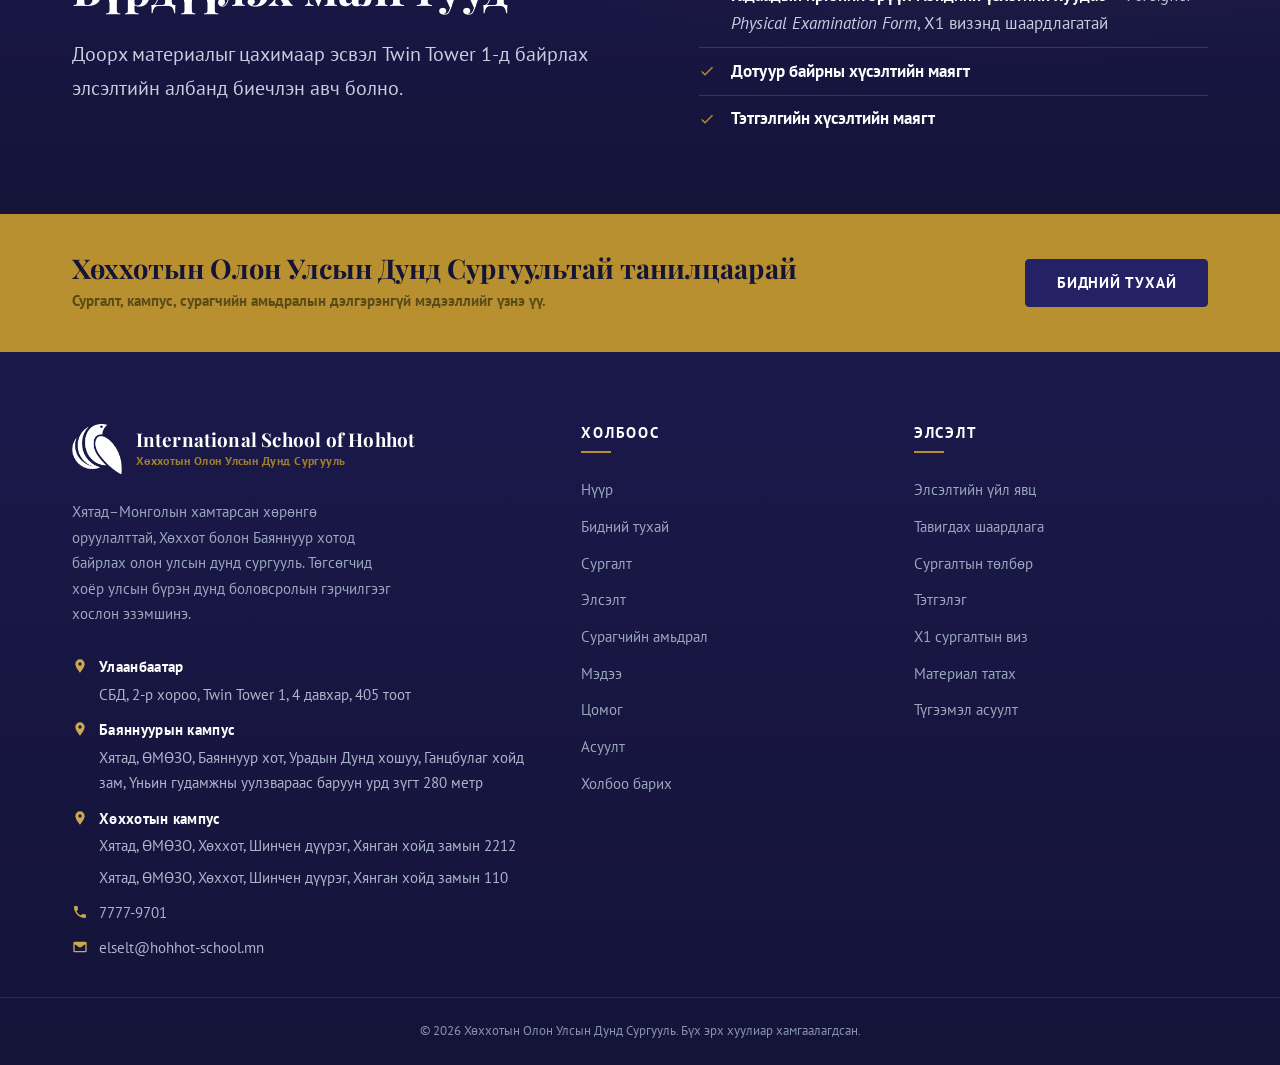
<file: admissions.html>
<!DOCTYPE html>
<html lang="mn">
<head>
  <meta charset="UTF-8">
  <meta name="viewport" content="width=device-width, initial-scale=1.0">
  <meta name="theme-color" content="#242265">
  <title>Элсэлт 2026 — Хөххотын Олон Улсын Дунд Сургууль</title>
  <meta name="description" content="2026–2027 оны хичээлийн жилийн элсэлтийн үйл явц, шаардлага, хугацаа, сургалтын төлбөр, тэтгэлэг, БНХАУ-ын X1 сургалтын визний бүрдүүлэх материалын дэлгэрэнгүй мэдээлэл.">
  <meta name="keywords" content="элсэлт 2026, сургалтын төлбөр, тэтгэлэг, бүртгэл, шаардлагатай материал, X1 виз, сургалтын виз, Foreigner Physical Examination Form">
  <link rel="canonical" href="https://hohhot-school.mn/admissions.html">
  <meta property="og:title" content="Элсэлт 2026 — Хөххотын Олон Улсын Дунд Сургууль">
  <meta property="og:description" content="2026–2027 оны хичээлийн жилийн намрын элсэлт нээлттэй. Сул суудлын хязгаартай.">
  <meta property="og:type" content="website">
  <meta property="og:url" content="https://hohhot-school.mn/admissions.html">
  <meta property="og:image" content="https://hohhot-school.mn/assets/logo-bird.png">
  <meta name="twitter:card" content="summary_large_image">
  <meta name="robots" content="index, follow">
  <link rel="icon" type="image/png" href="assets/favicon.png">

  <link rel="preconnect" href="https://fonts.googleapis.com">
  <link rel="preconnect" href="https://fonts.gstatic.com" crossorigin>
  <!-- Фонтыг render-blocking биш болгоно: сүлжээ удаан үед ч хуудас өөрийн CSS-ээрээ шууд зурагдана -->
  <link rel="preload" as="style" href="https://fonts.googleapis.com/css2?family=Playfair+Display:ital,wght@0,400;0,600;0,700;0,900;1,400;1,600&family=PT+Sans:ital,wght@0,400;0,700;1,400;1,700&display=swap">
  <link rel="stylesheet" href="https://fonts.googleapis.com/css2?family=Playfair+Display:ital,wght@0,400;0,600;0,700;0,900;1,400;1,600&family=PT+Sans:ital,wght@0,400;0,700;1,400;1,700&display=swap" media="print" onload="this.media='all';this.onload=null">
  <noscript><link rel="stylesheet" href="https://fonts.googleapis.com/css2?family=Playfair+Display:ital,wght@0,400;0,600;0,700;0,900;1,400;1,600&family=PT+Sans:ital,wght@0,400;0,700;1,400;1,700&display=swap"></noscript>

  <link rel="stylesheet" href="css/style.css">
  <link rel="stylesheet" href="css/responsive.css">
  <link rel="stylesheet" href="css/animations.css">
</head>
<body data-page="admissions">

  <div class="page-loader" aria-hidden="true">
    <div style="text-align:center">
      <img class="loader-crest" src="assets/logo-bird-light.png" alt="" width="360" height="365">
      <div class="loader-bar"><span></span></div>
    </div>
  </div>

  <a class="skip-link" href="#main">Үндсэн агуулга руу шилжих</a>
  <noscript><p class="noscript-note">Энэ сайт бүрэн ажиллахын тулд JavaScript-ийг идэвхжүүлнэ үү.</p></noscript>

  <header class="site-header" id="site-header"></header>

  <main id="main">

    <section class="page-hero">
      <div class="page-hero__pattern"></div>
      <div class="container">
        <div class="page-hero__inner">
          <p class="eyebrow" style="color:var(--gold-400)">Элсэлт 2026</p>
          <h1>2026–2027 оны намрын элсэлт нээлттэй</h1>
          <p>6–12 дугаар ангийн сул суудал дээр нэмэлт элсэлт авч байна. Ангийн дүүргэлт хязгаартай тул материалаа эрт бүрдүүлэхийг зөвлөж байна.</p>
        </div>
        <div class="page-hero__collage" aria-hidden="true">
          <img src="images/hero/hero-14.jpg" alt="" width="1280" height="853" loading="lazy" decoding="async">
          <img src="images/hero/hero-01.jpg" alt="" width="1280" height="853" loading="lazy" decoding="async">
          <img src="images/hero/hero-05.jpg" alt="" width="1280" height="853" loading="lazy" decoding="async">
        </div>
      </div>
    </section>

    <nav class="breadcrumb" aria-label="Хуудасны зам">
      <div class="container"><ol>
        <li><a href="index.html">Нүүр</a></li>
        <li aria-current="page">Элсэлт</li>
      </ol></div>
    </nav>

    <!-- ============ ЭЛСЭЛТИЙН ҮЙЛ ЯВЦ ============ -->
    <section class="section" id="process">
      <div class="container">
        <div class="section-head section-head--center reveal">
          <p class="eyebrow">Элсэлтийн үйл явц</p>
          <h2>Таван энгийн алхам</h2>
        </div>
        <div class="steps reveal" style="max-width:820px;margin-inline:auto">
          <div class="step"><div><h3>Материал бүрдүүлэх</h3><p>Өргөдлийн маягт, төрсний гэрчилгээ/иргэний үнэмлэх, өмнөх сургуулийн дүнгийн хуулбарыг бэлтгэнэ.</p></div></div>
          <div class="step"><div><h3>Онлайн өргөдөл гаргах</h3><p><a href="contact.html" class="link-arrow" style="display:inline">Холбоо барих</a> хэсгээр эсвэл имэйлээр бүрдүүлсэн материалаа ирүүлнэ.</p></div></div>
          <div class="step"><div><h3>Ярилцлага ба түвшин тогтоох шалгалт</h3><p>Сурагч, эцэг эхтэй танилцах ярилцлага, хятад/англи хэлний мэдлэг тогтоох богино шалгалт авна.</p></div></div>
          <div class="step"><div><h3>Элсэлтийн шийдвэр</h3><p>Материал ирүүлснээс хойш ажлын 5–7 хоногийн дотор үр дүнг имэйлээр мэдэгдэнэ.</p></div></div>
          <div class="step"><div><h3>Бүртгэл баталгаажуулах</h3><p>Сургалтын төлбөрийн урьдчилгаа төлж, дотуур байр, дүрэмт хувцасны захиалгаа баталгаажуулна.</p></div></div>
        </div>
      </div>
    </section>

    <!-- ============ ТАВИГДАХ ШААРДЛАГА ============ -->
    <section class="section section--mist" id="requirements">
      <div class="container">
        <div class="split" style="align-items:start">
          <div class="reveal-left">
            <p class="eyebrow">Тавигдах шаардлага</p>
            <h2>Элсэгчдэд тавигдах үндсэн шаардлага</h2>
            <p class="lead">Дараах баримт бичгүүдийг бүрдүүлсэн байхыг шаарддаг.</p>
          </div>
          <div class="reveal-right">
            <ul class="checklist">
              <li><strong>Насны шаардлага</strong> — тухайн жилийн байдлаар 6-р ангид 11–12, 12-р ангид 17–18 нас хүрсэн байх</li>
              <li><strong>Өмнөх сургуулийн дүнгийн хуудас</strong> — сүүлийн 2 жилийн</li>
              <li><strong>Төрсний гэрчилгээ / иргэний үнэмлэхийн хуулбар</strong></li>
              <li><strong>3х4 хэмжээний гэрэл зураг</strong> — 2 хувь</li>
              <li><strong>Эрүүл мэндийн үзлэгийн дүгнэлт</strong> — элсэлтийн шатанд шаардлагатай</li>
              <li><strong>Хятад эсвэл англи хэлний мэдлэгийн түвшин</strong> — заавал биш, тестийн үр дүнд харгалзан ангилна</li>
            </ul>
          </div>
        </div>
      </div>
    </section>

    <!-- ============ ХУГАЦАА ============ -->
    <section class="section" id="timeline">
      <div class="container">
        <div class="section-head section-head--center reveal">
          <p class="eyebrow">Хугацаа</p>
          <h2>2026–2027 оны элсэлтийн үндсэн огноо</h2>
        </div>
        <div class="grid grid-3 reveal">
          <div class="event"><div class="event__date"><span class="d">20</span><span class="m">7-р сар</span></div><div><h4>Нээлттэй хаалганы өдөр</h4><p>Кампусаар зочилж, багш нартай уулзах боломж.</p></div></div>
          <div class="event"><div class="event__date"><span class="d">18</span><span class="m">7-р сар</span></div><div><h4>Элсэлтийн зөвлөгөө</h4><p>Эцэг эхчүүдэд зориулсан онлайн танилцуулга уулзалт.</p></div></div>
          <div class="event"><div class="event__date"><span class="d">10</span><span class="m">8-р сар</span></div><div><h4>Материал хүлээн авах эцсийн хугацаа</h4><p>Үүнээс хойш ирүүлсэн материалыг сул орон тоо байгаа эсэхээс хамааран авна.</p></div></div>
          <div class="event"><div class="event__date"><span class="d">18</span><span class="m">8-р сар</span></div><div><h4>Ярилцлага, шалгалтын өдрүүд</h4><p>Материалаа баталгаажуулсан элсэгчидтэй хийх ярилцлага.</p></div></div>
          <div class="event"><div class="event__date"><span class="d">22</span><span class="m">8-р сар</span></div><div><h4>Элсэлтийн эцсийн үр дүн</h4><p>Элсэлтийн шийдвэр имэйлээр мэдэгдэнэ.</p></div></div>
          <div class="event"><div class="event__date"><span class="d">25</span><span class="m">8-р сар</span></div><div><h4>Хичээлийн жилийн нээлт</h4><p>2026–2027 оны хичээлийн жилийн эхлэл.</p></div></div>
        </div>
      </div>
    </section>

    <!-- ============ СУРГАЛТЫН ТӨЛБӨР ============ -->
    <section class="section section--mist" id="tuition">
      <div class="container">
        <div class="section-head section-head--center reveal">
          <p class="eyebrow">Сургалтын төлбөр</p>
          <h2>Бодит үнэ цэнэ</h2>
          <p>Улаанбаатар хотын хувийн дунд сургуулиудын <strong>дундаж төлбөрөөр</strong> таны хүүхэд олон улсын түвшний дэд бүтэцтэй кампуст бүрэн хэмжээний боловсрол эзэмших боломж.</p>
        </div>
        <div class="grid grid-3 reveal">
          <article class="card"><h3 style="font-size:1.1rem">Сургалт</h3><p>Хятадын Боловсролын Яамны баталгаажсан хөтөлбөр, ухаалаг тоног төхөөрөмжтэй анги, нэг ангид 25 сурагч.</p></article>
          <article class="card"><h3 style="font-size:1.1rem">Дотуур байр</h3><p>24 цагийн харуул хамгаалалт, халамжлагч багш нарын байнгын хяналттай 2,000 сурагчийн байр.</p></article>
          <article class="card"><h3 style="font-size:1.1rem">Хоол</h3><p>Мэргэжлийн хоолзүйчийн гаргасан цэсээр 6 төрлийн сонголт бүхий буфет зоог өдөр бүр.</p></article>
        </div>
        <p class="text-center mt-4" style="color:var(--ink-faint);font-size:var(--fs-sm)">Тухайн жилийн яг таг төлбөр, төлбөрт багтах үйлчилгээний жагсаалтыг элсэлтийн албанаас лавлана уу — <a href="tel:77779701" style="color:var(--gold-600);font-weight:700">7777-9701</a></p>
      </div>
    </section>

    <!-- ============ ТЭТГЭЛЭГ ============ -->
    <section class="section" id="scholarships">
      <div class="container">
        <div class="section-head section-head--center reveal">
          <p class="eyebrow">Урамшуулал</p>
          <h2>Сурагчдын сар бүрийн мөнгөн тэтгэлэг</h2>
          <p>Сурагчдынхаа сурлагын идэвхийг дэмжих зорилгоор сар бүрийн шалгалтын дүнг үндэслэн мөнгөн тэтгэлэг олгодог.</p>
        </div>

        <div class="reward reveal">
          <div class="reward__amount"><span class="num">400</span><span class="cur">RMB</span></div>
          <div class="reward__body">
            <h3>Сар бүр · шалгалтад 60%-иас дээш амжилт үзүүлсэн сурагч бүрд</h3>
            <p>Энэ нь сурах урам зориг өгөөд зогсохгүй, сурагчийг санхүүгийн бие даасан байдалд сургана. Тодорхой тооны шилдэг сурагчид биш — <strong>босгыг давсан сурагч бүрд</strong> олгоно.</p>
          </div>
        </div>
      </div>
    </section>

    <!-- ============ X1 СУРГАЛТЫН ВИЗ ============ -->
    <section class="section section--mist" id="visa">
      <div class="container">
        <div class="section-head section-head--center reveal">
          <p class="eyebrow">Виз</p>
          <h2>БНХАУ-ын сургалтын X1 визний бүрдүүлэх материал</h2>
          <p>X1 виз нь БНХАУ-д <strong>180 хоногоос дээш</strong> хугацаагаар суралцах оюутан, сурагчдад олгогддог урт хугацааны виз юм. 18 насанд хүрээгүй сурагчийн хувьд энгийн материалаас гадна асран хамгаалагчтай холбоотой нэмэлт бичиг баримт шаардагдана.</p>
        </div>

        <div class="reward reveal" style="background:#fff;max-width:900px;margin-inline:auto">
          <div class="reward__amount"><span class="num">31</span><span class="cur">5-р сар</span></div>
          <div class="reward__body">
            <h3>Материал бүрдүүлэх, элсэлтийн эцсийн хугацаа</h3>
            <p>Виз мэдүүлэх ажиллагаа хугацаа шаарддаг тул материалаа <strong>5-р сарын 31-ээс өмнө</strong> бүрэн бүрдүүлж, элсэлтийн албанд өөрийн биеэр хүлээлгэн өгнө үү.</p>
          </div>
        </div>

        <div class="steps reveal" style="max-width:900px;margin-inline:auto;margin-top:clamp(1.6rem,4vw,2.6rem)">
          <div class="step"><div>
            <h3>Гадаад паспорт</h3>
            <p>Хүчинтэй хугацаа нь <strong>1 жил 6 сараас доошгүй</strong>, хамгийн багадаа <strong>2 хоосон хуудастай</strong> байх. Эх хувь болон хуулбарыг хамт авчирна.</p>
          </div></div>

          <div class="step"><div>
            <h3>Цээж зураг</h3>
            <p>Сүүлийн 6 сарын дотор авхуулсан, цагаан дэвсгэртэй, <strong>48×33 мм</strong> хэмжээтэй <strong>3 хувь</strong>. Эх хувь болон файл хэлбэрээр.</p>
          </div></div>

          <div class="step"><div>
            <h3>Төрсний гэрчилгээ</h3>
            <p>Сурагчийн төрсний гэрчилгээний эх хувь, нотариатаар баталгаажуулсан хуулбар. <strong>Баталгаат орчуулгаар</strong> орчуулсан байх.</p>
          </div></div>

          <div class="step"><div>
            <h3>Эцэг эхийн иргэний үнэмлэх</h3>
            <p>Эцэг, эх хоёрын иргэний үнэмлэхийн хуулбар.</p>
          </div></div>

          <div class="step"><div>
            <h3>Гадаадын иргэний эрүүл мэндийн үзлэгийн хуудас</h3>
            <p><em>Foreigner Physical Examination Form.</em> БНХАУ-ын визний журмын дагуу 18 насанд хүрээгүй гадаадын иргэн X1 виз мэдүүлэхэд, мөн Хятад улсад очсоныхоо дараа оршин суух зөвшөөрөл (Residence Permit) авахад энэ хуудас шаардагдана.</p>
            <p class="step__sub">Харьяа дүүргийн эмнэлэг эсвэл Улсын Төв 1-р эмнэлэгт хийлгэх боломжтой. Маягтыг элсэлтийн албанаас авна.</p>
          </div></div>

          <div class="step"><div>
            <h3>Итгэмжлэл ба асран хамгаалагчийн батлан даалт</h3>
            <p>Хүүхдээ гадаадад суралцах, амьдрахыг зөвшөөрсөн эцэг, эх (эсвэл хууль ёсны асран хамгаалагч)-ийн нотариатаар батлуулсан албан ёсны итгэмжлэл, зөвшөөрлийн хуудас. Үүнийг <strong>сургуулиас нэмэлтээр цаг товлон</strong> хийлгэнэ.</p>
            <p class="step__sub"><strong>БНХАУ дахь асран хамгаалагчийн батлан даалт:</strong> Хятадад байх хугацаанд хүүхдийг хариуцах хууль ёсны асран хамгаалагчийн (БНХАУ-ын иргэн эсвэл тус улсад оршин суух эрхтэй иргэн) баталгааны бичиг, түүний иргэний үнэмлэх эсвэл паспортын хуулбар. <strong>Үүнийг сургууль хариуцан батламж гаргаж өгнө.</strong></p>
          </div></div>
        </div>

        <p class="text-center mt-4" style="color:var(--ink-faint);font-size:var(--fs-sm)">Бүрдүүлсэн бичиг баримтаа элсэлтийн албаны офис дээр өөрийн биеэр хүлээлгэн өгнө үү. Лавлах: <a href="tel:77779701" style="color:var(--gold-600);font-weight:700">7777-9701</a></p>
      </div>
    </section>

    <!-- ============ МАТЕРИАЛ ТАТАХ ============ -->
    <section class="section section--navy" id="forms" style="padding-block:var(--space-6)">
      <div class="container">
        <div class="split" style="align-items:center">
          <div class="reveal-left">
            <p class="eyebrow">Материал</p>
            <h2>Бүрдүүлэх маягтууд</h2>
            <p class="lead" style="color:#c5cfe0">Доорх материалыг цахимаар эсвэл Twin Tower 1-д байрлах элсэлтийн албанд биечлэн авч болно.</p>
          </div>
          <div class="reveal-right">
            <ul class="checklist" style="margin:0">
              <li style="color:#c5cfe0;border-color:rgba(255,255,255,.14)"><strong style="color:#fff">Элсэлтийн өргөдлийн маягт</strong></li>
              <li style="color:#c5cfe0;border-color:rgba(255,255,255,.14)"><strong style="color:#fff">Эрүүл мэндийн мэдүүлгийн маягт</strong></li>
              <li style="color:#c5cfe0;border-color:rgba(255,255,255,.14)"><strong style="color:#fff">Гадаадын иргэний эрүүл мэндийн үзлэгийн хуудас</strong> — <em>Foreigner Physical Examination Form</em>, X1 визэнд шаардлагатай</li>
              <li style="color:#c5cfe0;border-color:rgba(255,255,255,.14)"><strong style="color:#fff">Дотуур байрны хүсэлтийн маягт</strong></li>
              <li style="color:#c5cfe0;border-color:rgba(255,255,255,.14)"><strong style="color:#fff">Тэтгэлгийн хүсэлтийн маягт</strong></li>
            </ul>
          </div>
        </div>
      </div>
    </section>

  </main>

  <footer class="site-footer" id="site-footer"></footer>

  <button class="back-to-top" aria-label="Дээш очих">
    <svg viewBox="0 0 24 24" fill="none" stroke="currentColor" stroke-width="2.4" stroke-linecap="round" stroke-linejoin="round"><path d="M12 19V5M5 12l7-7 7 7"/></svg>
  </button>

  <script src="js/script.js"></script>
  <script src="js/animation.js"></script>
</body>
</html>
</file>
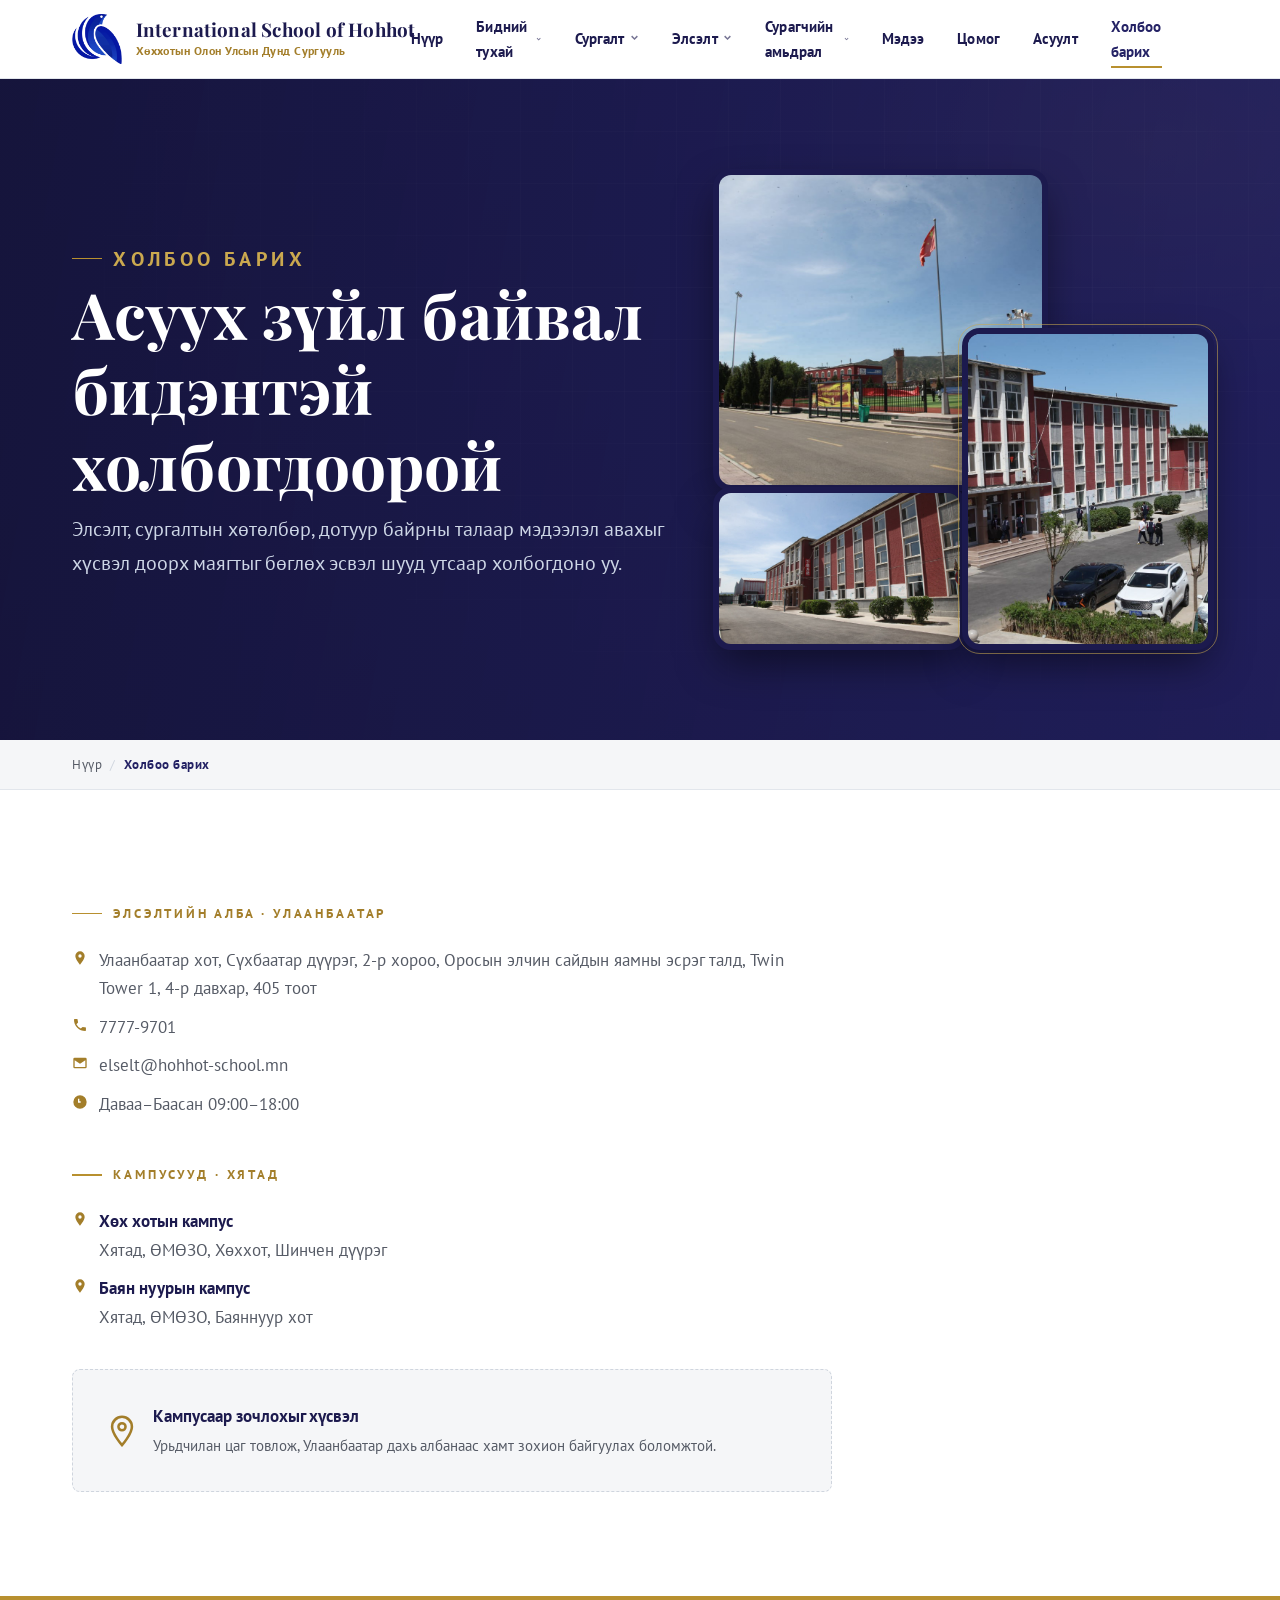
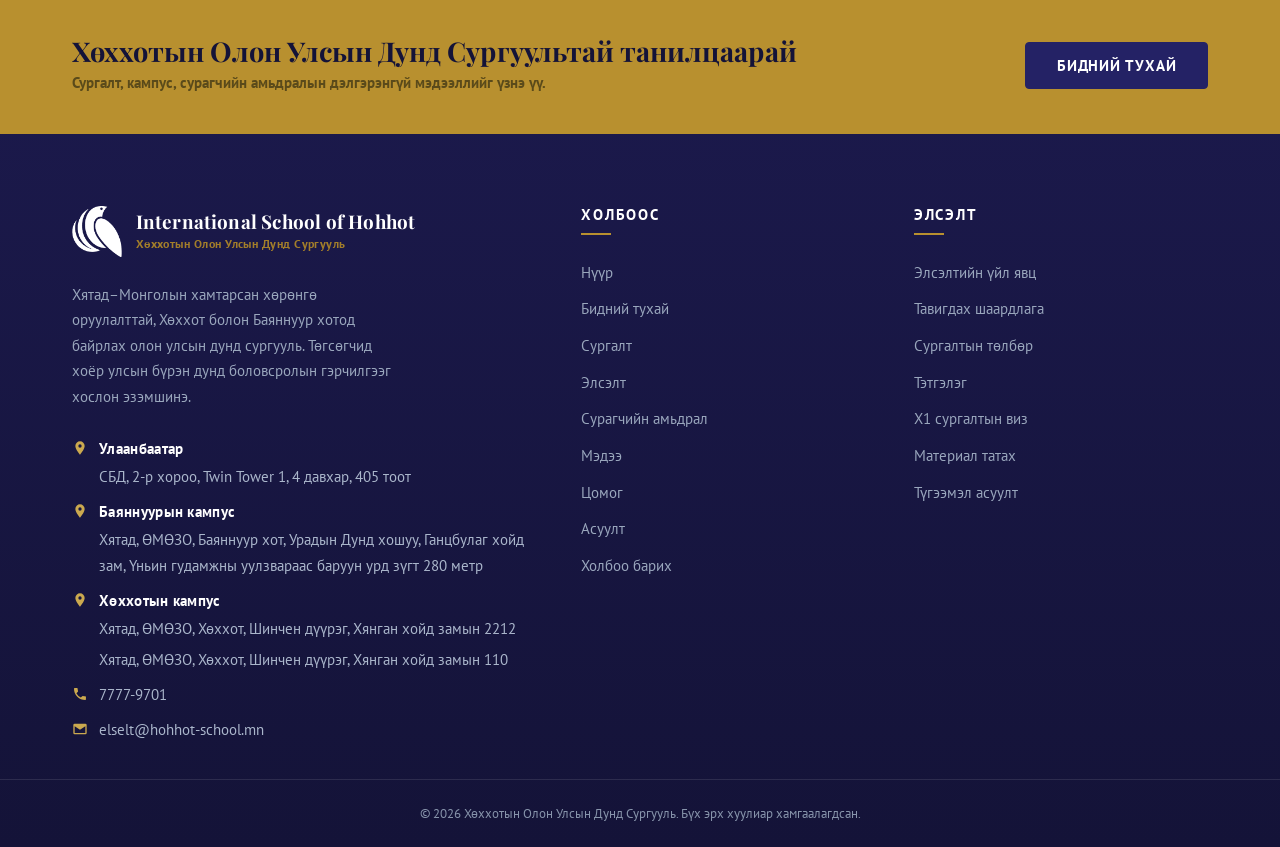
<file: contact.html>
<!DOCTYPE html>
<html lang="mn">
<head>
  <meta charset="UTF-8">
  <meta name="viewport" content="width=device-width, initial-scale=1.0">
  <meta name="theme-color" content="#242265">
  <title>Холбоо барих — Хөххотын Олон Улсын Дунд Сургууль</title>
  <meta name="description" content="Хөххотын Олон Улсын Дунд Сургуультай холбогдох хаяг, утас, имэйл болон онлайн хүсэлтийн маягт.">
  <meta name="keywords" content="холбоо барих, хаяг, утасны дугаар, элсэлтийн алба">
  <link rel="canonical" href="https://hohhot-school.mn/contact.html">
  <meta property="og:title" content="Холбоо барих — Хөххотын Олон Улсын Дунд Сургууль">
  <meta property="og:description" content="Хаяг, утас, имэйл болон онлайн хүсэлтийн маягт.">
  <meta property="og:type" content="website">
  <meta property="og:url" content="https://hohhot-school.mn/contact.html">
  <meta property="og:image" content="https://hohhot-school.mn/assets/logo-bird.png">
  <meta name="twitter:card" content="summary_large_image">
  <meta name="robots" content="index, follow">
  <link rel="icon" type="image/png" href="assets/favicon.png">

  <link rel="preconnect" href="https://fonts.googleapis.com">
  <link rel="preconnect" href="https://fonts.gstatic.com" crossorigin>
  <!-- Фонтыг render-blocking биш болгоно: сүлжээ удаан үед ч хуудас өөрийн CSS-ээрээ шууд зурагдана -->
  <link rel="preload" as="style" href="https://fonts.googleapis.com/css2?family=Playfair+Display:ital,wght@0,400;0,600;0,700;0,900;1,400;1,600&family=PT+Sans:ital,wght@0,400;0,700;1,400;1,700&display=swap">
  <link rel="stylesheet" href="https://fonts.googleapis.com/css2?family=Playfair+Display:ital,wght@0,400;0,600;0,700;0,900;1,400;1,600&family=PT+Sans:ital,wght@0,400;0,700;1,400;1,700&display=swap" media="print" onload="this.media='all';this.onload=null">
  <noscript><link rel="stylesheet" href="https://fonts.googleapis.com/css2?family=Playfair+Display:ital,wght@0,400;0,600;0,700;0,900;1,400;1,600&family=PT+Sans:ital,wght@0,400;0,700;1,400;1,700&display=swap"></noscript>

  <link rel="stylesheet" href="css/style.css">
  <link rel="stylesheet" href="css/responsive.css">
  <link rel="stylesheet" href="css/animations.css">
</head>
<body data-page="contact">

  <div class="page-loader" aria-hidden="true">
    <div style="text-align:center">
      <img class="loader-crest" src="assets/logo-bird-light.png" alt="" width="360" height="365">
      <div class="loader-bar"><span></span></div>
    </div>
  </div>

  <a class="skip-link" href="#main">Үндсэн агуулга руу шилжих</a>
  <noscript><p class="noscript-note">Энэ сайт бүрэн ажиллахын тулд JavaScript-ийг идэвхжүүлнэ үү.</p></noscript>

  <header class="site-header" id="site-header"></header>

  <main id="main">

    <section class="page-hero">
      <div class="page-hero__pattern"></div>
      <div class="container">
        <div class="page-hero__inner">
          <p class="eyebrow" style="color:var(--gold-400)">Холбоо барих</p>
          <h1>Асуух зүйл байвал бидэнтэй холбогдоорой</h1>
          <p>Элсэлт, сургалтын хөтөлбөр, дотуур байрны талаар мэдээлэл авахыг хүсвэл доорх маягтыг бөглөх эсвэл шууд утсаар холбогдоно уу.</p>
        </div>
        <div class="page-hero__collage" aria-hidden="true">
          <img src="images/hero/hero-05.jpg" alt="" width="1280" height="853" loading="lazy" decoding="async">
          <img src="images/hero/hero-01.jpg" alt="" width="1280" height="853" loading="lazy" decoding="async">
          <img src="images/hero/hero-14.jpg" alt="" width="1280" height="853" loading="lazy" decoding="async">
        </div>
      </div>
    </section>

    <nav class="breadcrumb" aria-label="Хуудасны зам">
      <div class="container"><ol>
        <li><a href="index.html">Нүүр</a></li>
        <li aria-current="page">Холбоо барих</li>
      </ol></div>
    </nav>

    <section class="section">
      <div class="container">
        <div class="split" style="grid-template-columns:1fr;align-items:start;max-width:760px">

          <div class="reveal-left">
            <p class="eyebrow">Элсэлтийн алба · Улаанбаатар</p>
            <ul class="footer-contact" style="margin-bottom:2rem">
              <li>
                <svg viewBox="0 0 24 24" fill="currentColor" style="color:var(--gold-600)"><path d="M12 2a7 7 0 0 0-7 7c0 5 7 13 7 13s7-8 7-13a7 7 0 0 0-7-7zm0 9.5A2.5 2.5 0 1 1 12 6.5a2.5 2.5 0 0 1 0 5z"/></svg>
                <span style="color:var(--ink-soft)">Улаанбаатар хот, Сүхбаатар дүүрэг, 2-р хороо, Оросын элчин сайдын яамны эсрэг талд, Twin Tower 1, 4-р давхар, 405 тоот</span>
              </li>
              <li>
                <svg viewBox="0 0 24 24" fill="currentColor" style="color:var(--gold-600)"><path d="M6.6 10.8a15.9 15.9 0 0 0 6.6 6.6l2.2-2.2a1 1 0 0 1 1-.25c1.1.37 2.3.57 3.5.57a1 1 0 0 1 1 1V20a1 1 0 0 1-1 1A17 17 0 0 1 3 4a1 1 0 0 1 1-1h3.5a1 1 0 0 1 1 1c0 1.2.2 2.4.57 3.5a1 1 0 0 1-.25 1z"/></svg>
                <a href="tel:77779701" style="color:var(--ink-soft)">7777-9701</a>
              </li>
              <li>
                <svg viewBox="0 0 24 24" fill="currentColor" style="color:var(--gold-600)"><path d="M4 4h16a2 2 0 0 1 2 2v12a2 2 0 0 1-2 2H4a2 2 0 0 1-2-2V6a2 2 0 0 1 2-2zm0 4v10h16V8l-8 5z"/></svg>
                <a href="mailto:elselt@hohhot-school.mn" style="color:var(--ink-soft)">elselt@hohhot-school.mn</a>
              </li>
              <li>
                <svg viewBox="0 0 24 24" fill="currentColor" style="color:var(--gold-600)"><path d="M12 2a10 10 0 1 0 0 20 10 10 0 0 0 0-20zm1 11h-4V7h2v4h2z"/></svg>
                <span style="color:var(--ink-soft)">Даваа–Баасан 09:00–18:00</span>
              </li>
            </ul>

            <p class="eyebrow">Кампусууд · Хятад</p>
            <ul class="footer-contact">
              <li>
                <svg viewBox="0 0 24 24" fill="currentColor" style="color:var(--gold-600)"><path d="M12 2a7 7 0 0 0-7 7c0 5 7 13 7 13s7-8 7-13a7 7 0 0 0-7-7zm0 9.5A2.5 2.5 0 1 1 12 6.5a2.5 2.5 0 0 1 0 5z"/></svg>
                <span style="color:var(--ink-soft)"><strong style="color:var(--navy-800)">Хөх хотын кампус</strong><br>Хятад, ӨМӨЗО, Хөххот, Шинчен дүүрэг</span>
              </li>
              <li>
                <svg viewBox="0 0 24 24" fill="currentColor" style="color:var(--gold-600)"><path d="M12 2a7 7 0 0 0-7 7c0 5 7 13 7 13s7-8 7-13a7 7 0 0 0-7-7zm0 9.5A2.5 2.5 0 1 1 12 6.5a2.5 2.5 0 0 1 0 5z"/></svg>
                <span style="color:var(--ink-soft)"><strong style="color:var(--navy-800)">Баян нуурын кампус</strong><br>Хятад, ӨМӨЗО, Баяннуур хот</span>
              </li>
            </ul>

            <div class="card mt-4" style="background:var(--mist);border:1px dashed var(--line-strong)">
              <div class="flex items-center" style="gap:.9rem">
                <svg viewBox="0 0 24 24" fill="none" stroke="var(--gold-600)" stroke-width="1.8" style="width:34px;height:34px;flex:none"><path d="M12 2a7 7 0 0 0-7 7c0 5 7 13 7 13s7-8 7-13a7 7 0 0 0-7-7zm0 9.5A2.5 2.5 0 1 1 12 6.5a2.5 2.5 0 0 1 0 5z"/></svg>
                <div>
                  <strong style="color:var(--navy-800);display:block">Кампусаар зочлохыг хүсвэл</strong>
                  <span style="color:var(--ink-soft);font-size:var(--fs-sm)">Урьдчилан цаг товлож, Улаанбаатар дахь албанаас хамт зохион байгуулах боломжтой.</span>
                </div>
              </div>
            </div>
          </div>

        </div>
      </div>
    </section>

  </main>

  <footer class="site-footer" id="site-footer"></footer>

  <button class="back-to-top" aria-label="Дээш очих">
    <svg viewBox="0 0 24 24" fill="none" stroke="currentColor" stroke-width="2.4" stroke-linecap="round" stroke-linejoin="round"><path d="M12 19V5M5 12l7-7 7 7"/></svg>
  </button>

  <script src="js/script.js"></script>
  <script src="js/animation.js"></script>
</body>
</html>
</file>
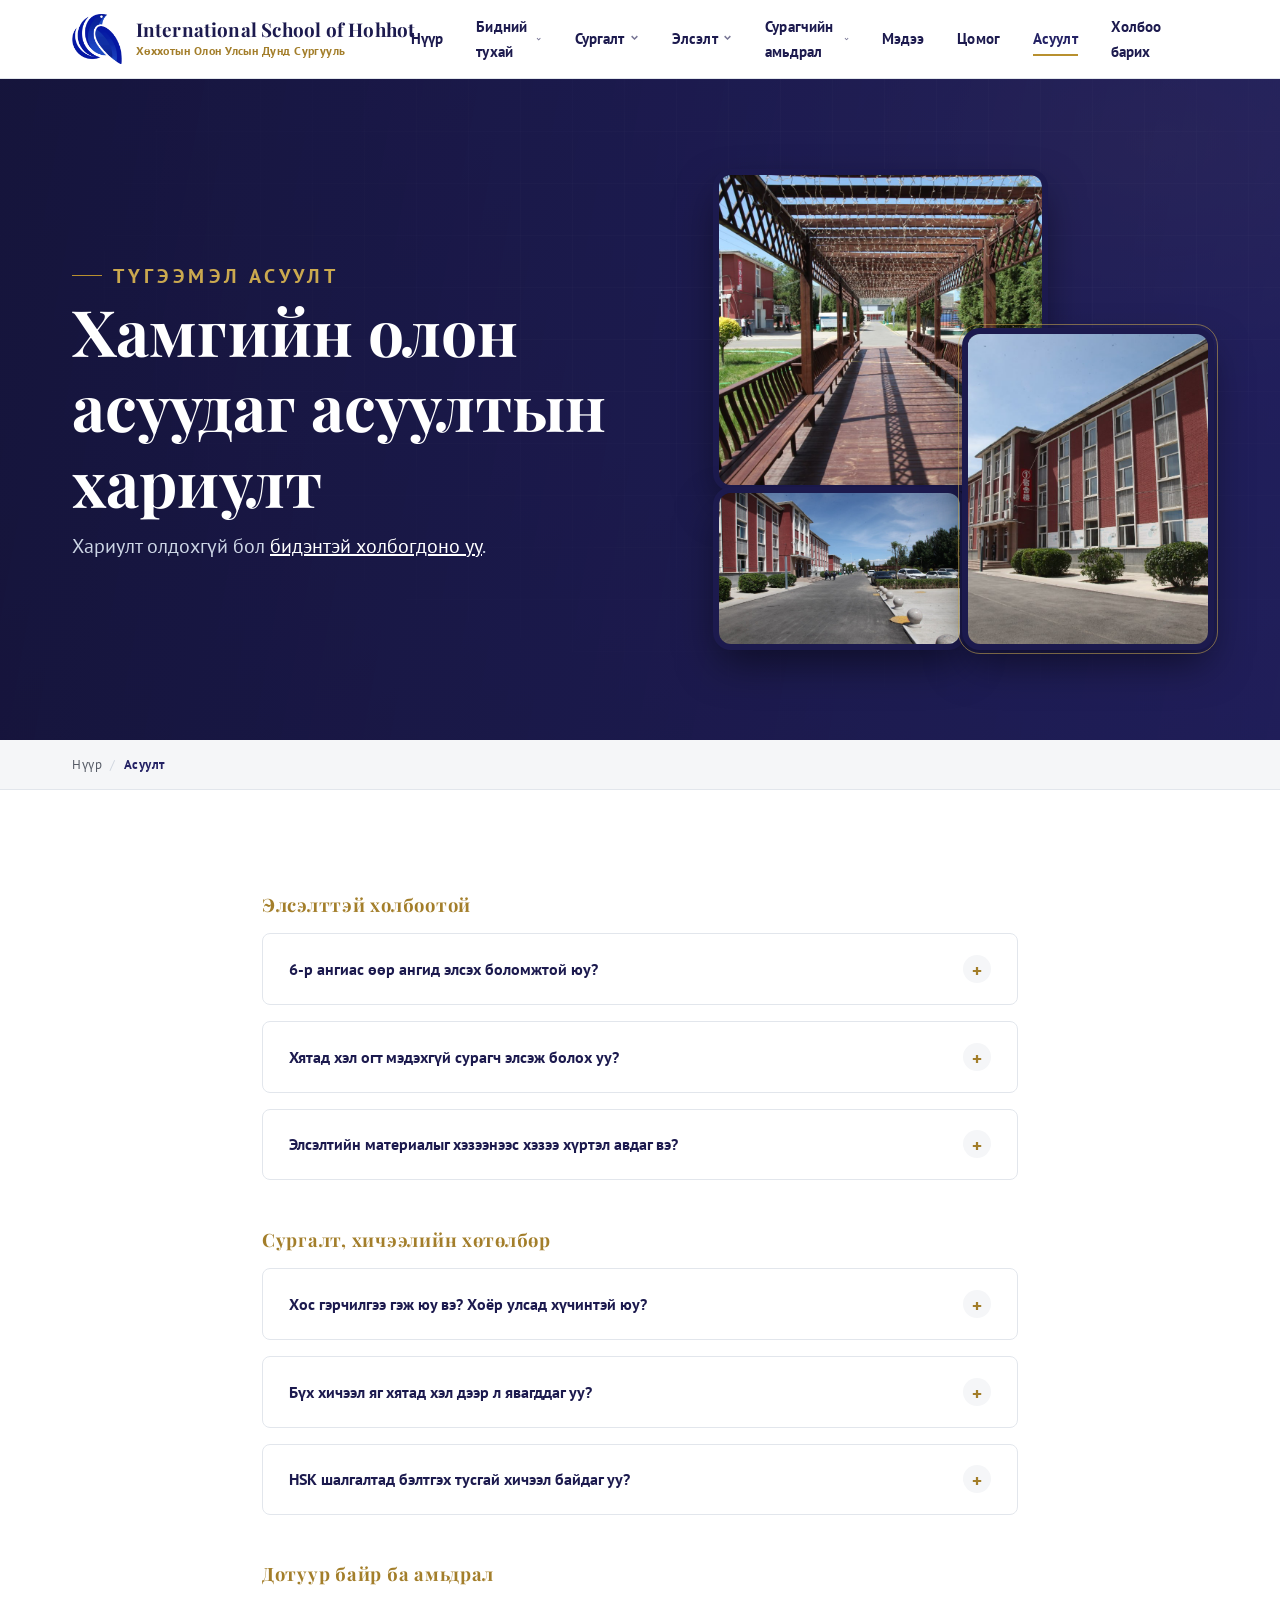
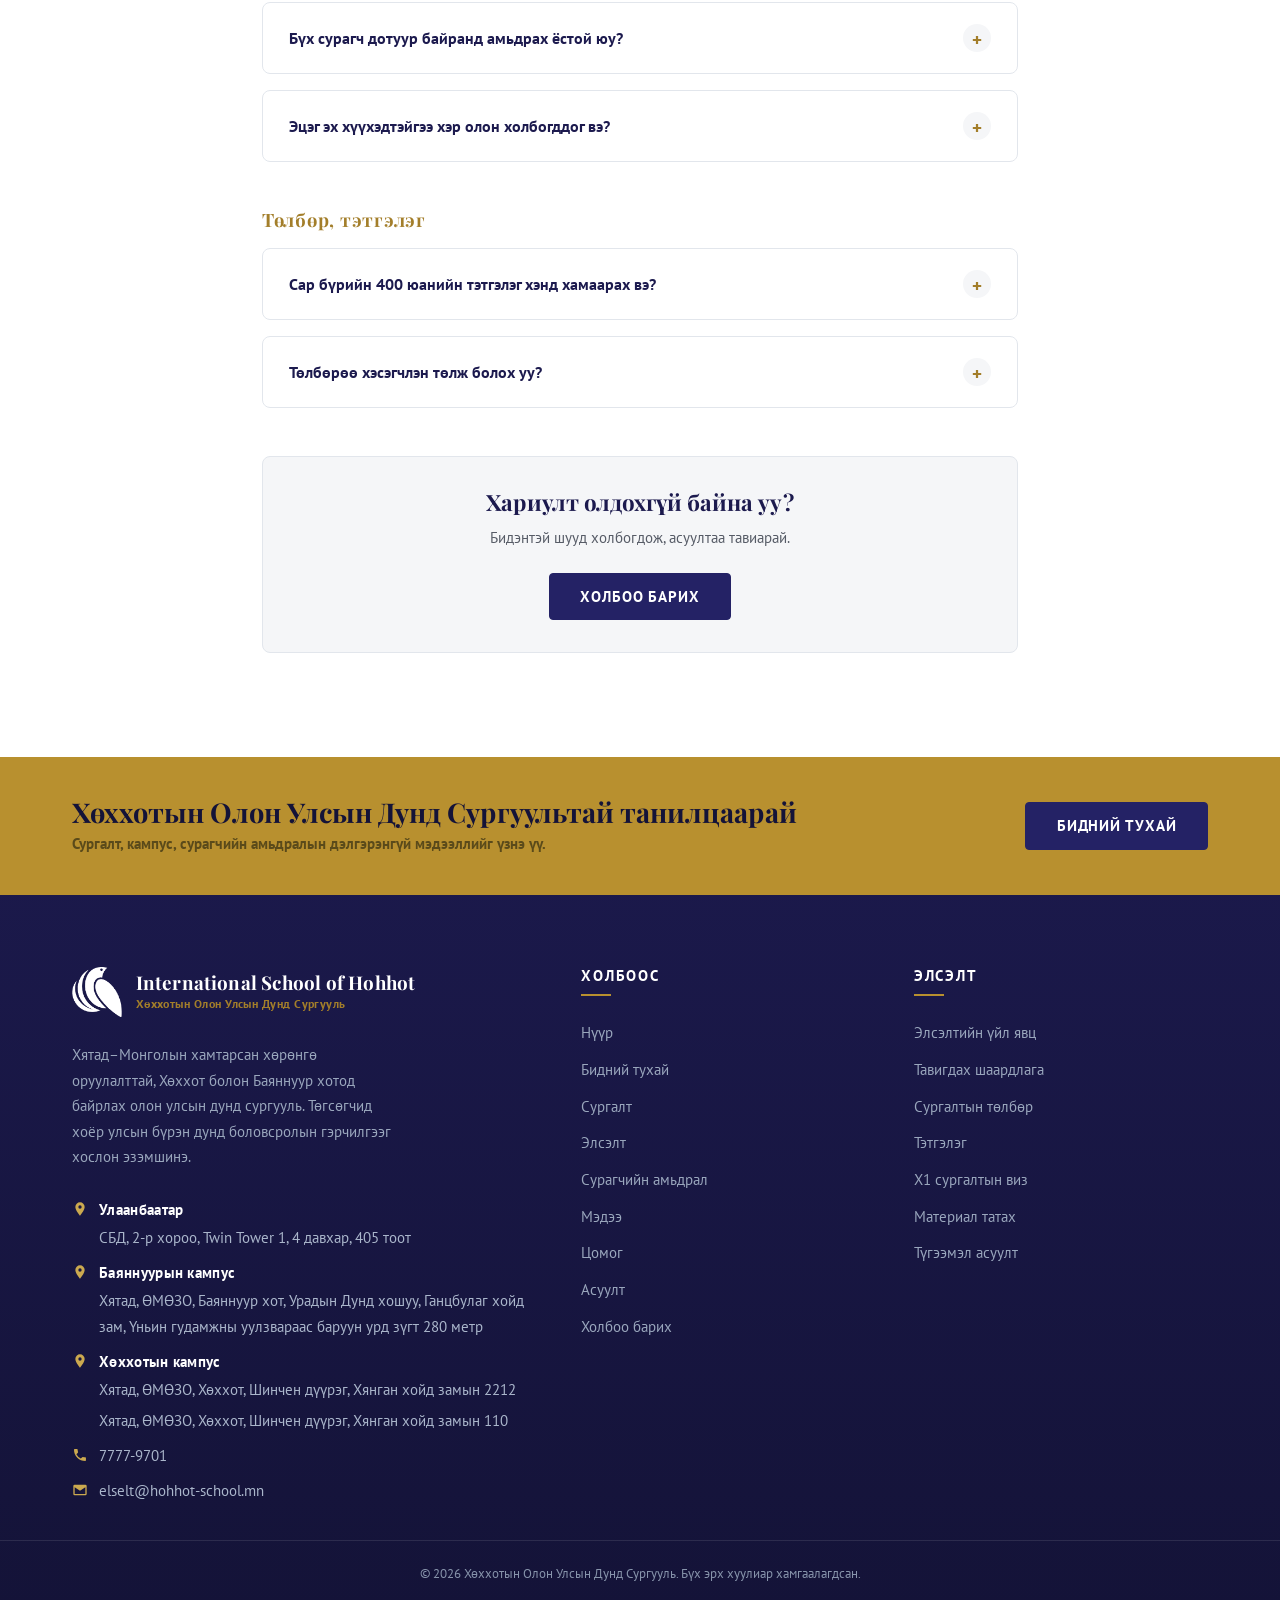
<file: faq.html>
<!DOCTYPE html>
<html lang="mn">
<head>
  <meta charset="UTF-8">
  <meta name="viewport" content="width=device-width, initial-scale=1.0">
  <meta name="theme-color" content="#242265">
  <title>Түгээмэл асуулт — Хөххотын Олон Улсын Дунд Сургууль</title>
  <meta name="description" content="Элсэлт, сургалтын төлбөр, дотуур байр, хичээлийн хөтөлбөрийн талаарх түгээмэл асуултын хариулт.">
  <meta name="keywords" content="түгээмэл асуулт, элсэлт, сургалтын төлбөр, дотуур байр">
  <link rel="canonical" href="https://hohhot-school.mn/faq.html">
  <meta property="og:title" content="Түгээмэл асуулт — Хөххотын Олон Улсын Дунд Сургууль">
  <meta property="og:description" content="Элсэлт, сургалтын төлбөр, дотуур байр, хичээлийн хөтөлбөрийн талаарх түгээмэл асуултын хариулт.">
  <meta property="og:type" content="website">
  <meta property="og:url" content="https://hohhot-school.mn/faq.html">
  <meta property="og:image" content="https://hohhot-school.mn/assets/logo-bird.png">
  <meta name="twitter:card" content="summary_large_image">
  <meta name="robots" content="index, follow">
  <link rel="icon" type="image/png" href="assets/favicon.png">

  <link rel="preconnect" href="https://fonts.googleapis.com">
  <link rel="preconnect" href="https://fonts.gstatic.com" crossorigin>
  <!-- Фонтыг render-blocking биш болгоно: сүлжээ удаан үед ч хуудас өөрийн CSS-ээрээ шууд зурагдана -->
  <link rel="preload" as="style" href="https://fonts.googleapis.com/css2?family=Playfair+Display:ital,wght@0,400;0,600;0,700;0,900;1,400;1,600&family=PT+Sans:ital,wght@0,400;0,700;1,400;1,700&display=swap">
  <link rel="stylesheet" href="https://fonts.googleapis.com/css2?family=Playfair+Display:ital,wght@0,400;0,600;0,700;0,900;1,400;1,600&family=PT+Sans:ital,wght@0,400;0,700;1,400;1,700&display=swap" media="print" onload="this.media='all';this.onload=null">
  <noscript><link rel="stylesheet" href="https://fonts.googleapis.com/css2?family=Playfair+Display:ital,wght@0,400;0,600;0,700;0,900;1,400;1,600&family=PT+Sans:ital,wght@0,400;0,700;1,400;1,700&display=swap"></noscript>

  <link rel="stylesheet" href="css/style.css">
  <link rel="stylesheet" href="css/responsive.css">
  <link rel="stylesheet" href="css/animations.css">

  <script type="application/ld+json">
  {
    "@context": "https://schema.org",
    "@type": "FAQPage",
    "mainEntity": [
      {"@type":"Question","name":"6-р ангиас өөр ангид элсэх боломжтой юу?","acceptedAnswer":{"@type":"Answer","text":"Тийм ээ. Сул орон тоо байгаа ямар ч ангид элсэх боломжтой бөгөөд шинээр элсэгчид түвшин тогтоох шалгалт өгнө."}},
      {"@type":"Question","name":"Хятад хэл огт мэдэхгүй сурагч элсэж болох уу?","acceptedAnswer":{"@type":"Answer","text":"Болно. Хэлний мэдлэггүй сурагчид эхлээд эрчимжүүлсэн хэлний бэлтгэлд хамрагддаг бөгөөд түүний дараа ч дэмжлэг үзүүлэх хөтөлбөрөөр үргэлжлүүлэн суралцана."}}
    ]
  }
  </script>
</head>
<body data-page="faq">

  <div class="page-loader" aria-hidden="true">
    <div style="text-align:center">
      <img class="loader-crest" src="assets/logo-bird-light.png" alt="" width="360" height="365">
      <div class="loader-bar"><span></span></div>
    </div>
  </div>

  <a class="skip-link" href="#main">Үндсэн агуулга руу шилжих</a>
  <noscript><p class="noscript-note">Энэ сайт бүрэн ажиллахын тулд JavaScript-ийг идэвхжүүлнэ үү.</p></noscript>

  <header class="site-header" id="site-header"></header>

  <main id="main">

    <section class="page-hero">
      <div class="page-hero__pattern"></div>
      <div class="container">
        <div class="page-hero__inner">
          <p class="eyebrow" style="color:var(--gold-400)">Түгээмэл асуулт</p>
          <h1>Хамгийн олон асуудаг асуултын хариулт</h1>
          <p>Хариулт олдохгүй бол <a href="contact.html" style="color:#fff;text-decoration:underline">бидэнтэй холбогдоно уу</a>.</p>
        </div>
        <div class="page-hero__collage" aria-hidden="true">
          <img src="images/hero/hero-02.jpg" alt="" width="1280" height="853" loading="lazy" decoding="async">
          <img src="images/hero/hero-14.jpg" alt="" width="1280" height="853" loading="lazy" decoding="async">
          <img src="images/hero/hero-07.jpg" alt="" width="1280" height="853" loading="lazy" decoding="async">
        </div>
      </div>
    </section>

    <nav class="breadcrumb" aria-label="Хуудасны зам">
      <div class="container"><ol>
        <li><a href="index.html">Нүүр</a></li>
        <li aria-current="page">Асуулт</li>
      </ol></div>
    </nav>

    <section class="section">
      <div class="container" style="max-width:820px">

        <div class="accordion-group reveal">
          <h3>Элсэлттэй холбоотой</h3>
          <div class="accordion">
            <details class="accordion-item">
              <summary>6-р ангиас өөр ангид элсэх боломжтой юу?</summary>
              <div class="accordion-body"><p>Тийм ээ. Сул орон тоо байгаа ямар ч ангид элсэх боломжтой бөгөөд шинээр элсэгчид түвшин тогтоох шалгалт өгнө. Дэлгэрэнгүйг <a class="link-arrow" style="display:inline" href="admissions.html#requirements">Тавигдах шаардлага</a> хэсгээс үзнэ үү.</p></div>
            </details>
            <details class="accordion-item">
              <summary>Хятад хэл огт мэдэхгүй сурагч элсэж болох уу?</summary>
              <div class="accordion-body"><p>Болно. Хэлний мэдлэггүй сурагчид эхлээд эрчимжүүлсэн хэлний бэлтгэлд хамрагддаг бөгөөд түүний дараа ч дэмжлэг үзүүлэх хөтөлбөрөөр үргэлжлүүлэн суралцана.</p></div>
            </details>
            <details class="accordion-item">
              <summary>Элсэлтийн материалыг хэзээнээс хэзээ хүртэл авдаг вэ?</summary>
              <div class="accordion-body"><p>2026–2027 оны хичээлийн жилийн материал 8-р сарын 10 хүртэл хүлээн авна. Дэлгэрэнгүй огноог <a class="link-arrow" style="display:inline" href="admissions.html#timeline">Хугацаа</a> хэсгээс харна уу.</p></div>
            </details>
          </div>
        </div>

        <div class="accordion-group reveal">
          <h3>Сургалт, хичээлийн хөтөлбөр</h3>
          <div class="accordion">
            <details class="accordion-item">
              <summary>Хос гэрчилгээ гэж юу вэ? Хоёр улсад хүчинтэй юу?</summary>
              <div class="accordion-body"><p>Манай төгсөгчид Монгол Улсын болон Хятадын Бүрэн дунд боловсролын гэрчилгээг зэрэг эзэмшин төгсдөг. Ингэснээр нэмэлт дүйцүүлэх шалгалт өгөхгүйгээр хоёр улсын болон олон улсын их, дээд сургуулиудад шууд элсэн суралцах боломжтой. Дэлгэрэнгүйг <a class="link-arrow" style="display:inline" href="academics.html#diploma">Хос гэрчилгээ</a> хэсгээс харна уу.</p></div>
            </details>
            <details class="accordion-item">
              <summary>Бүх хичээл яг хятад хэл дээр л явагддаг уу?</summary>
              <div class="accordion-body"><p>Математик, байгалийн болон нийгмийн ухааны үндсэн хичээлүүд хятад хэл дээр явагддаг бол монгол, англи хэлний хичээлүүд тухайн хэл дээрээ явагдана.</p></div>
            </details>
            <details class="accordion-item">
              <summary>HSK шалгалтад бэлтгэх тусгай хичээл байдаг уу?</summary>
              <div class="accordion-body"><p>Тийм, ангиудад тохирсон HSK бэлтгэлийн курс тогтмол явагддаг бөгөөд 12-р ангийн төгсөгчдийн дийлэнх нь HSK 5–6 түвшинд тэнцдэг.</p></div>
            </details>
          </div>
        </div>

        <div class="accordion-group reveal">
          <h3>Дотуур байр ба амьдрал</h3>
          <div class="accordion">
            <details class="accordion-item">
              <summary>Бүх сурагч дотуур байранд амьдрах ёстой юу?</summary>
              <div class="accordion-body"><p>Ихэнх сурагч дотуур байранд амьдардаг ч бүс нутгийн зарим сурагч гэрээсээ ирж очих боломжтой. Дэлгэрэнгүйг <a class="link-arrow" style="display:inline" href="student-life.html#dorm">Дотуур байр</a> хэсгээс үзнэ үү.</p></div>
            </details>
            <details class="accordion-item">
              <summary>Эцэг эх хүүхэдтэйгээ хэр олон холбогддог вэ?</summary>
              <div class="accordion-body"><p>Хичээлийн дараа сурагч бүр өдөр бүр нэг цагийн турш утсаа авдаг. Энэ цагт эцэг эхдээ өөрийн байдал, амьдрах орчин нөхцөлөө үнэн зөвөөр мэдээлэх үүрэгтэй бөгөөд цаг үеийн мэдээллийг сошиал сүлжээнээс авах эрхтэй. Амралтын өдрүүдэд утас ашиглахыг бүрэн зөвшөөрдөг.</p></div>
            </details>
          </div>
        </div>

        <div class="accordion-group reveal">
          <h3>Төлбөр, тэтгэлэг</h3>
          <div class="accordion">
            <details class="accordion-item">
              <summary>Сар бүрийн 400 юанийн тэтгэлэг хэнд хамаарах вэ?</summary>
              <div class="accordion-body"><p>Сар бүрийн шалгалтад 60-аас дээш хувийн амжилт үзүүлсэн сурагч бүрд олгоно — тодорхой тооны шилдэг сурагчид биш, босгыг давсан хүн бүрд хамаарна. Дэлгэрэнгүйг <a class="link-arrow" style="display:inline" href="admissions.html#scholarships">Урамшуулал</a> хэсгээс харна уу.</p></div>
            </details>
            <details class="accordion-item">
              <summary>Төлбөрөө хэсэгчлэн төлж болох уу?</summary>
              <div class="accordion-body"><p>Тийм, жилийн төлбөрийг улирлаар хуваан төлөх сонголт байдаг. Дэлгэрэнгүйг элсэлтийн албанаас лавлана уу.</p></div>
            </details>
          </div>
        </div>

        <div class="card text-center mt-5" style="background:var(--mist)">
          <h3 style="margin-bottom:.6rem">Хариулт олдохгүй байна уу?</h3>
          <p style="color:var(--ink-soft);margin-bottom:1.4rem">Бидэнтэй шууд холбогдож, асуултаа тавиарай.</p>
          <a class="btn btn--primary" href="contact.html">Холбоо барих</a>
        </div>

      </div>
    </section>

  </main>

  <footer class="site-footer" id="site-footer"></footer>

  <button class="back-to-top" aria-label="Дээш очих">
    <svg viewBox="0 0 24 24" fill="none" stroke="currentColor" stroke-width="2.4" stroke-linecap="round" stroke-linejoin="round"><path d="M12 19V5M5 12l7-7 7 7"/></svg>
  </button>

  <script src="js/script.js"></script>
  <script src="js/animation.js"></script>
</body>
</html>
</file>
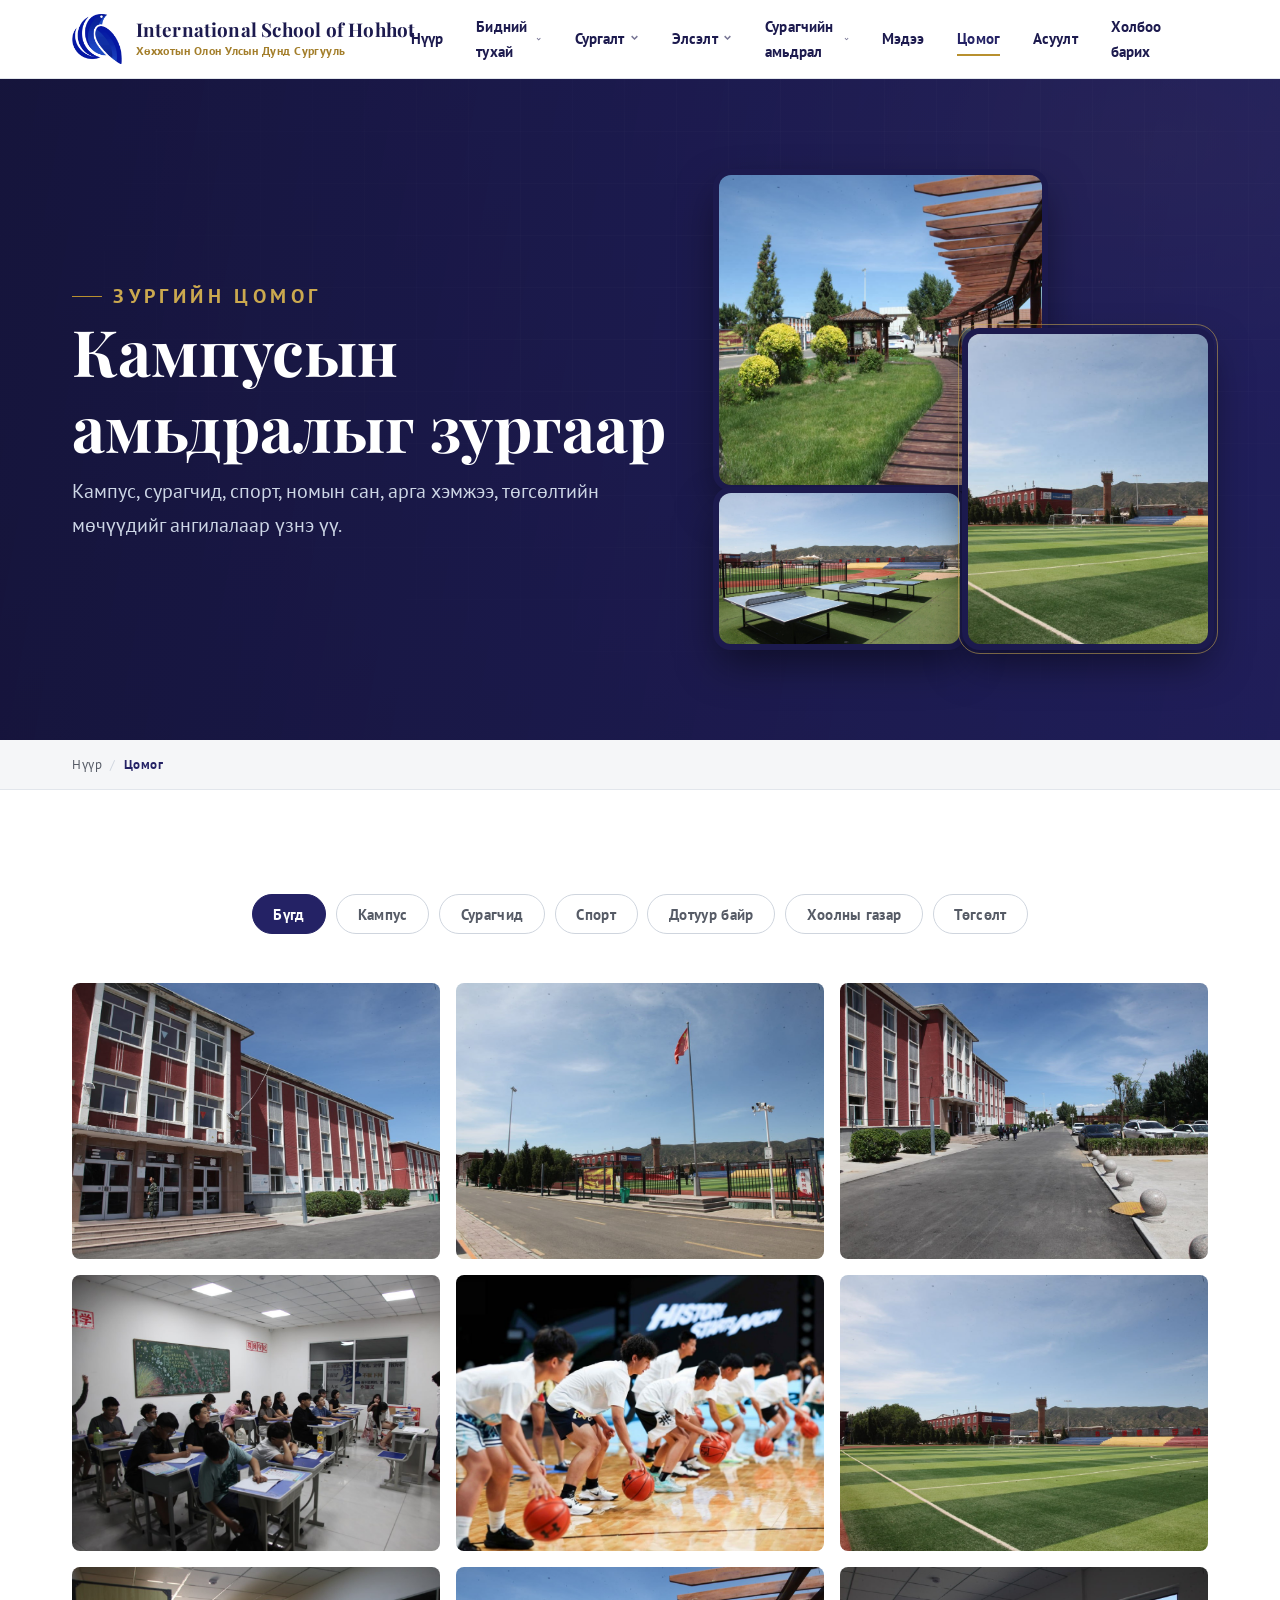
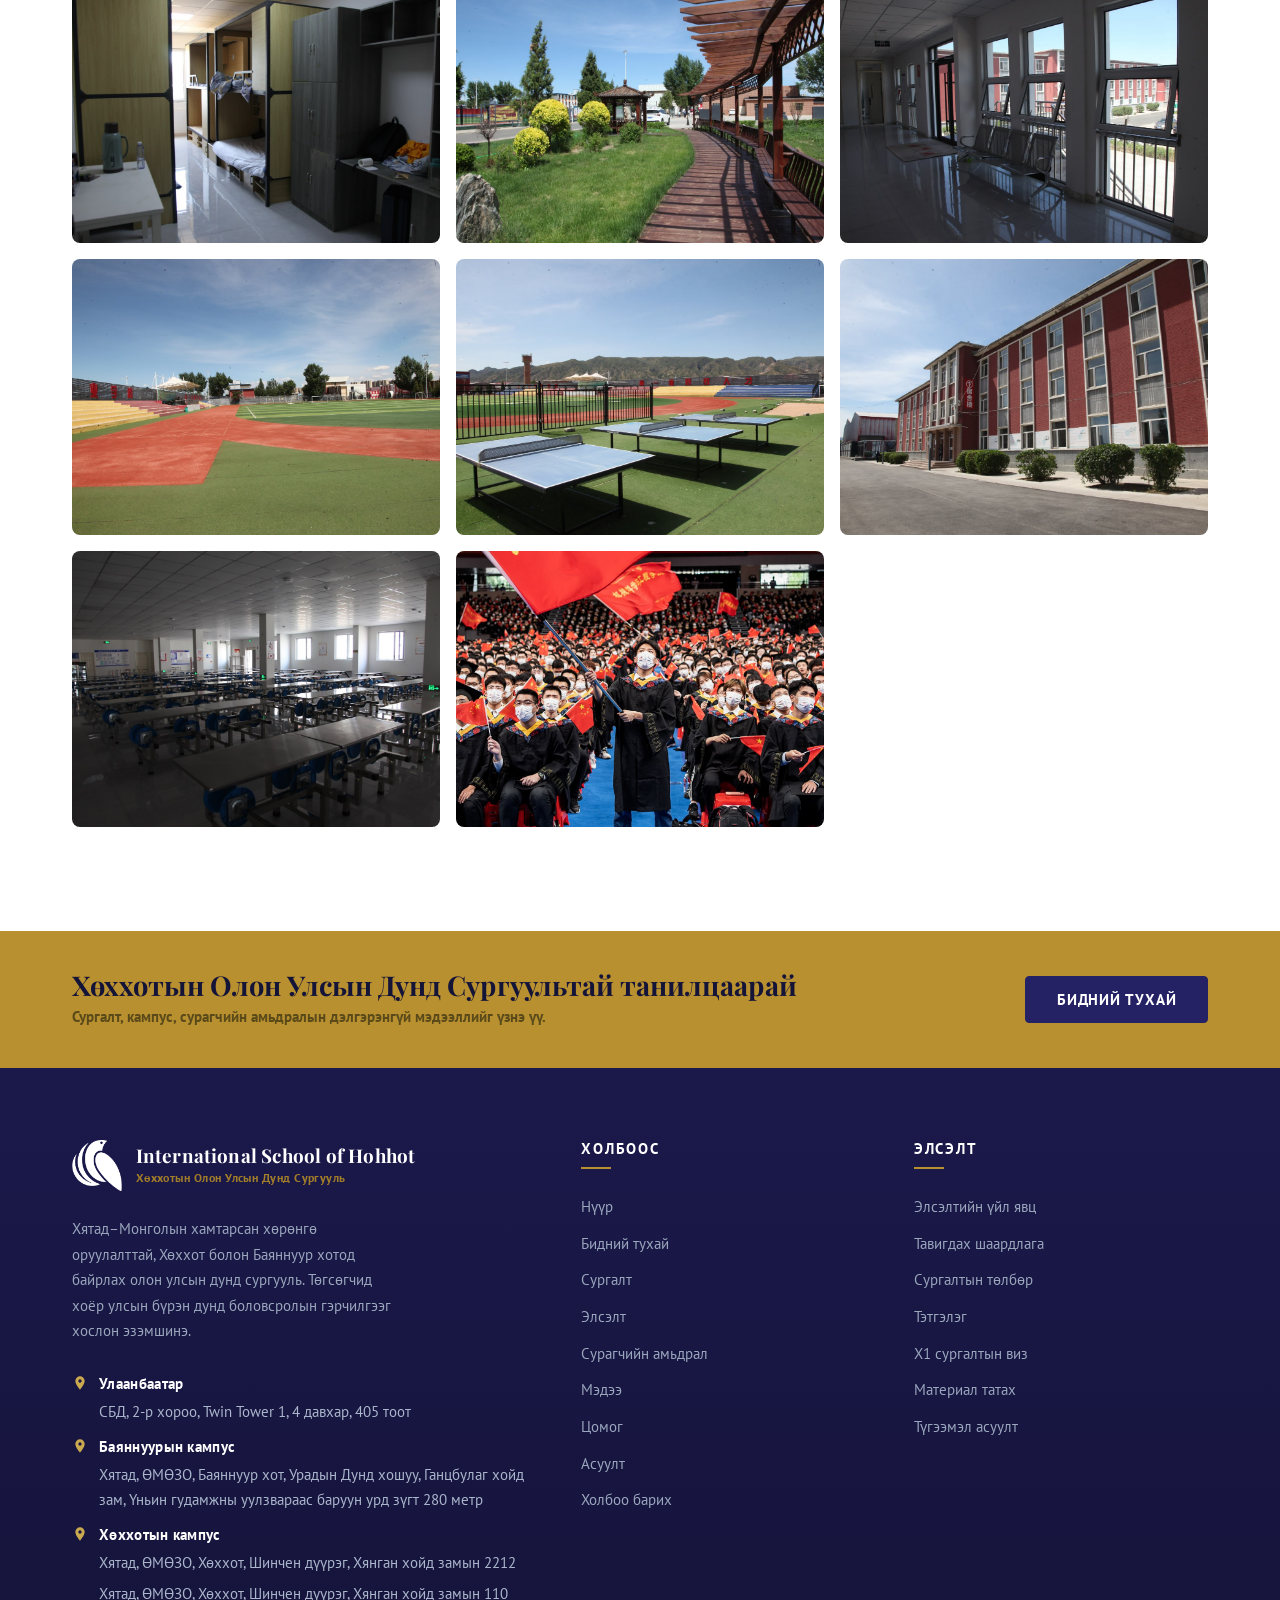
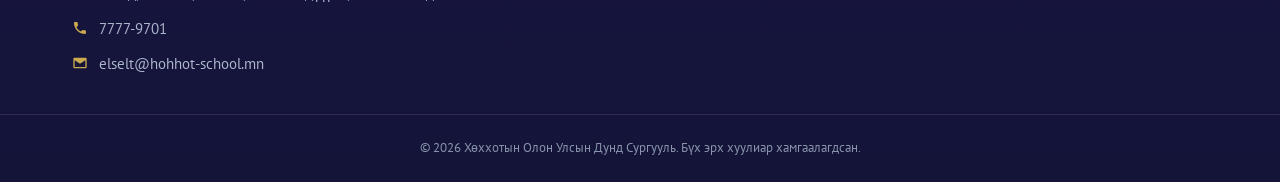
<file: gallery.html>
<!DOCTYPE html>
<html lang="mn">
<head>
  <meta charset="UTF-8">
  <meta name="viewport" content="width=device-width, initial-scale=1.0">
  <meta name="theme-color" content="#242265">
  <title>Зургийн цомог — Хөххотын Олон Улсын Дунд Сургууль</title>
  <meta name="description" content="Кампус, сурагчид, спорт, номын сан, арга хэмжээ, төгсөлтийн зургийн цомог.">
  <meta name="keywords" content="зургийн цомог, кампус, сурагчид, спорт">
  <link rel="canonical" href="https://hohhot-school.mn/gallery.html">
  <meta property="og:title" content="Зургийн цомог — Хөххотын Олон Улсын Дунд Сургууль">
  <meta property="og:description" content="Кампусын амьдралын зургийн цомог.">
  <meta property="og:type" content="website">
  <meta property="og:url" content="https://hohhot-school.mn/gallery.html">
  <meta property="og:image" content="https://hohhot-school.mn/assets/logo-bird.png">
  <meta name="twitter:card" content="summary_large_image">
  <meta name="robots" content="index, follow">
  <link rel="icon" type="image/png" href="assets/favicon.png">

  <link rel="preconnect" href="https://fonts.googleapis.com">
  <link rel="preconnect" href="https://fonts.gstatic.com" crossorigin>
  <!-- Фонтыг render-blocking биш болгоно: сүлжээ удаан үед ч хуудас өөрийн CSS-ээрээ шууд зурагдана -->
  <link rel="preload" as="style" href="https://fonts.googleapis.com/css2?family=Playfair+Display:ital,wght@0,400;0,600;0,700;0,900;1,400;1,600&family=PT+Sans:ital,wght@0,400;0,700;1,400;1,700&display=swap">
  <link rel="stylesheet" href="https://fonts.googleapis.com/css2?family=Playfair+Display:ital,wght@0,400;0,600;0,700;0,900;1,400;1,600&family=PT+Sans:ital,wght@0,400;0,700;1,400;1,700&display=swap" media="print" onload="this.media='all';this.onload=null">
  <noscript><link rel="stylesheet" href="https://fonts.googleapis.com/css2?family=Playfair+Display:ital,wght@0,400;0,600;0,700;0,900;1,400;1,600&family=PT+Sans:ital,wght@0,400;0,700;1,400;1,700&display=swap"></noscript>

  <link rel="stylesheet" href="css/style.css">
  <link rel="stylesheet" href="css/responsive.css">
  <link rel="stylesheet" href="css/animations.css">
</head>
<body data-page="gallery">

  <div class="page-loader" aria-hidden="true">
    <div style="text-align:center">
      <img class="loader-crest" src="assets/logo-bird-light.png" alt="" width="360" height="365">
      <div class="loader-bar"><span></span></div>
    </div>
  </div>

  <a class="skip-link" href="#main">Үндсэн агуулга руу шилжих</a>
  <noscript><p class="noscript-note">Энэ сайт бүрэн ажиллахын тулд JavaScript-ийг идэвхжүүлнэ үү.</p></noscript>

  <header class="site-header" id="site-header"></header>

  <main id="main">

    <section class="page-hero">
      <div class="page-hero__pattern"></div>
      <div class="container">
        <div class="page-hero__inner">
          <p class="eyebrow" style="color:var(--gold-400)">Зургийн цомог</p>
          <h1>Кампусын амьдралыг зургаар</h1>
          <p>Кампус, сурагчид, спорт, номын сан, арга хэмжээ, төгсөлтийн мөчүүдийг ангилалаар үзнэ үү.</p>
        </div>
        <div class="page-hero__collage" aria-hidden="true">
          <img src="images/hero/hero-15.jpg" alt="" width="1280" height="853" loading="lazy" decoding="async">
          <img src="images/hero/hero-04.jpg" alt="" width="1280" height="853" loading="lazy" decoding="async">
          <img src="images/hero/hero-12.jpg" alt="" width="1280" height="853" loading="lazy" decoding="async">
        </div>
      </div>
    </section>

    <nav class="breadcrumb" aria-label="Хуудасны зам">
      <div class="container"><ol>
        <li><a href="index.html">Нүүр</a></li>
        <li aria-current="page">Цомог</li>
      </ol></div>
    </nav>

    <section class="section">
      <div class="container">
        <div class="gallery-filter reveal">
          <button class="filter-btn is-active" data-filter="all">Бүгд</button>
          <button class="filter-btn" data-filter="campus">Кампус</button>
          <button class="filter-btn" data-filter="students">Сурагчид</button>
          <button class="filter-btn" data-filter="sport">Спорт</button>
          <button class="filter-btn" data-filter="dorm">Дотуур байр</button>
          <button class="filter-btn" data-filter="dining">Хоолны газар</button>
          <button class="filter-btn" data-filter="grad">Төгсөлт</button>
        </div>

        <div class="gallery-grid reveal">
          <div class="gallery-item hover-zoom" data-category="campus"><img src="images/gal-campus-1.jpg" alt="Хичээлийн байрны гол үүд" loading="lazy" width="1280" height="853" data-full="images/gal-campus-1.jpg"><div class="gallery-item__overlay"><div><span class="tag">Кампус</span><div class="cap">Хичээлийн байр</div></div></div></div>
          <div class="gallery-item hover-zoom" data-category="campus"><img src="images/gal-campus-2.jpg" alt="Сургуулийн талбай, тугны гуулга, спортын цогцолбор" loading="lazy" width="1280" height="853" data-full="images/gal-campus-2.jpg"><div class="gallery-item__overlay"><div><span class="tag">Кампус</span><div class="cap">Нийт талбай</div></div></div></div>
          <div class="gallery-item hover-zoom" data-category="students"><img src="images/gal-students-1.jpg" alt="Сурагчид хичээлийн байр руу явж буй нь" loading="lazy" width="1280" height="853" data-full="images/gal-students-1.jpg"><div class="gallery-item__overlay"><div><span class="tag">Сурагчид</span><div class="cap">Хамт олон</div></div></div></div>
          <div class="gallery-item hover-zoom" data-category="students"><img src="images/gal-students-2.jpg" alt="Сурагчид болон багш хичээлийн үеэр" loading="lazy" width="1280" height="853" data-full="images/gal-students-2.jpg"><div class="gallery-item__overlay"><div><span class="tag">Сурагчид</span><div class="cap">Ангийн хичээл</div></div></div></div>
          <div class="gallery-item hover-zoom" data-category="sport"><img src="images/gal-sport-1.jpg" alt="Сурагчид сагсан бөмбөгийн дасгал хийж байгаа нь" loading="lazy" width="1020" height="680" data-full="images/gal-sport-1.jpg"><div class="gallery-item__overlay"><div><span class="tag">Спорт</span><div class="cap">Сагсан бөмбөг</div></div></div></div>
          <div class="gallery-item hover-zoom" data-category="sport"><img src="images/gal-sport-2.jpg" alt="Сургуулийн хөл бөмбөгийн талбай" loading="lazy" width="1280" height="853" data-full="images/gal-sport-2.jpg"><div class="gallery-item__overlay"><div><span class="tag">Спорт</span><div class="cap">Хөл бөмбөгийн талбай</div></div></div></div>
          <div class="gallery-item hover-zoom" data-category="dorm"><img src="images/gal-dorm-1.jpg" alt="Дотуур байрны өрөө, хувийн шүүгээ бүхий давхар ор" loading="lazy" width="1280" height="853" data-full="images/gal-dorm-1.jpg"><div class="gallery-item__overlay"><div><span class="tag">Дотуур байр</span><div class="cap">Сурагчийн өрөө</div></div></div></div>
          <div class="gallery-item hover-zoom" data-category="campus"><img src="images/gal-campus-3.jpg" alt="Модон сүүдрэвч, цэцэрлэгт хүрээлэн" loading="lazy" width="1280" height="853" data-full="images/gal-campus-3.jpg"><div class="gallery-item__overlay"><div><span class="tag">Кампус</span><div class="cap">Амралтын бүс</div></div></div></div>
          <div class="gallery-item hover-zoom" data-category="campus"><img src="images/gal-campus-4.jpg" alt="Хичээлийн байрны гэрэлтэй коридор" loading="lazy" width="1280" height="853" data-full="images/gal-campus-4.jpg"><div class="gallery-item__overlay"><div><span class="tag">Кампус</span><div class="cap">Хичээлийн байрны коридор</div></div></div></div>
          <div class="gallery-item hover-zoom" data-category="sport"><img src="images/gal-sport-3.jpg" alt="Сургуулийн гүйлтийн зам ба үзэгчдийн суудал" loading="lazy" width="1280" height="853" data-full="images/gal-sport-3.jpg"><div class="gallery-item__overlay"><div><span class="tag">Спорт</span><div class="cap">Гүйлтийн зам</div></div></div></div>
          <div class="gallery-item hover-zoom" data-category="sport"><img src="images/gal-sport-4.jpg" alt="Задгай талбай дахь ширээний теннисний ширээнүүд" loading="lazy" width="1280" height="853" data-full="images/gal-sport-4.jpg"><div class="gallery-item__overlay"><div><span class="tag">Спорт</span><div class="cap">Ширээний теннис</div></div></div></div>
          <div class="gallery-item hover-zoom" data-category="dorm"><img src="images/gal-dorm-2.jpg" alt="Сурагчдын дотуур байрны барилга" loading="lazy" width="1280" height="853" data-full="images/gal-dorm-2.jpg"><div class="gallery-item__overlay"><div><span class="tag">Дотуур байр</span><div class="cap">Дотуур байрны барилга</div></div></div></div>
          <div class="gallery-item hover-zoom" data-category="dining"><img src="images/gal-dining-1.jpg" alt="Сурагчдын хоолны газар" loading="lazy" width="1280" height="853" data-full="images/gal-dining-1.jpg"><div class="gallery-item__overlay"><div><span class="tag">Хоолны газар</span><div class="cap">Гуанз</div></div></div></div>
          <div class="gallery-item hover-zoom" data-category="grad"><img src="images/gal-grad-1.jpg" alt="Төгсөлтийн ёслолын үеэр хурсан төгсөгчид" loading="lazy" width="1200" height="1200" data-full="images/gal-grad-1.jpg"><div class="gallery-item__overlay"><div><span class="tag">Төгсөлт</span><div class="cap">Төгсөгчид</div></div></div></div>
        </div>
      </div>
    </section>

  </main>

  <footer class="site-footer" id="site-footer"></footer>

  <button class="back-to-top" aria-label="Дээш очих">
    <svg viewBox="0 0 24 24" fill="none" stroke="currentColor" stroke-width="2.4" stroke-linecap="round" stroke-linejoin="round"><path d="M12 19V5M5 12l7-7 7 7"/></svg>
  </button>

  <script src="js/script.js"></script>
  <script src="js/animation.js"></script>
  <script src="js/gallery.js"></script>
</body>
</html>
</file>
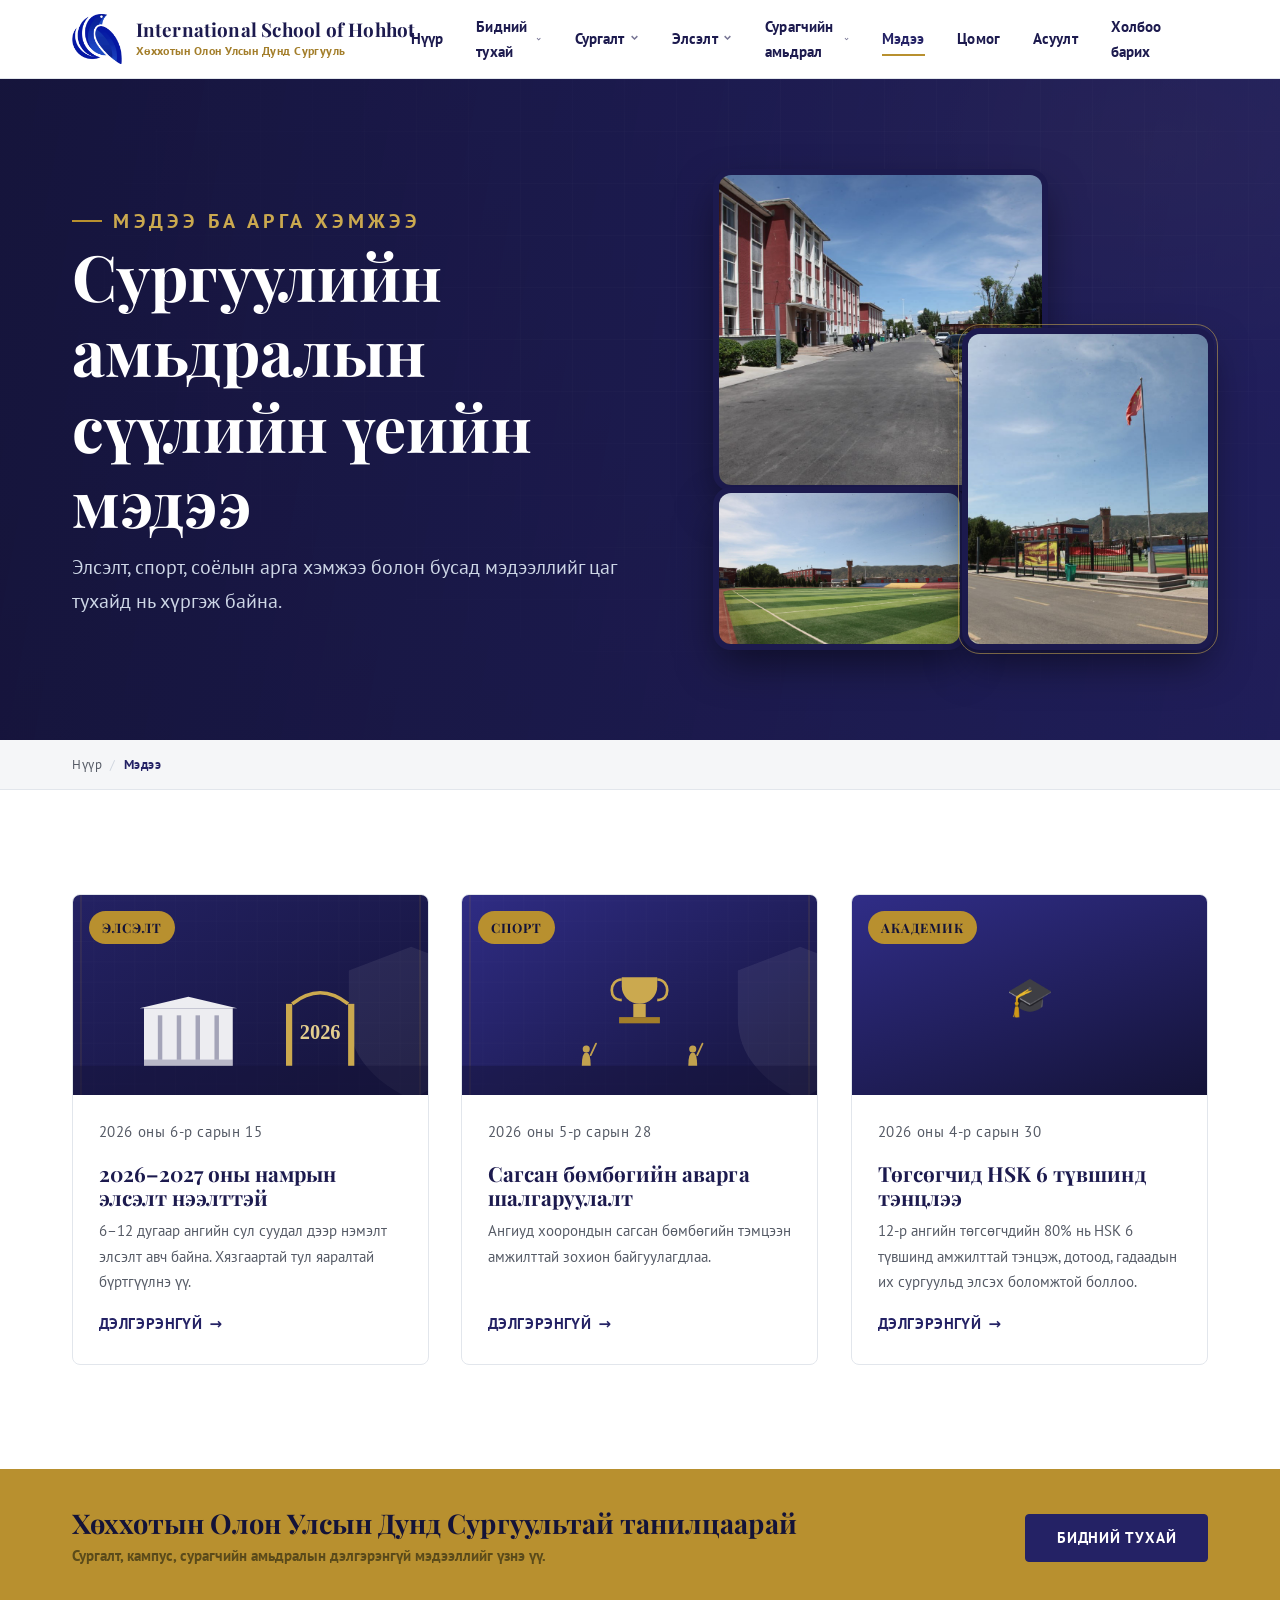
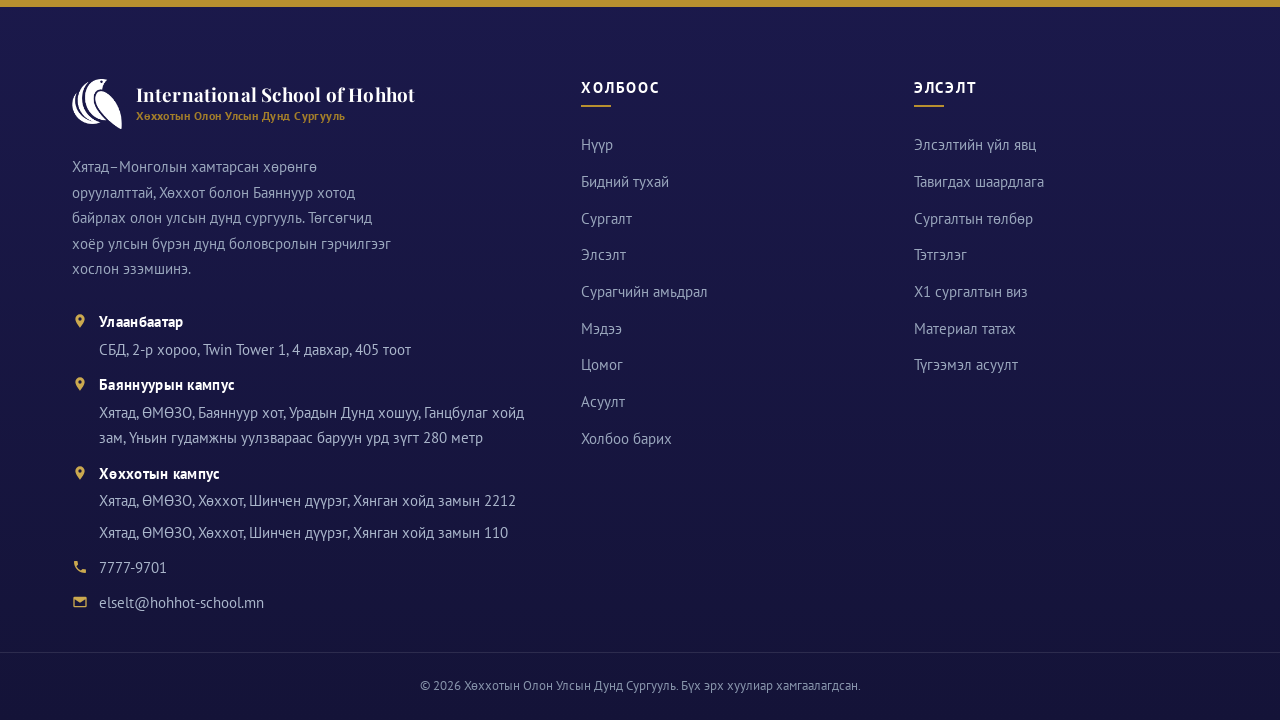
<file: news.html>
<!DOCTYPE html>
<html lang="mn">
<head>
  <meta charset="UTF-8">
  <meta name="viewport" content="width=device-width, initial-scale=1.0">
  <meta name="theme-color" content="#242265">
  <title>Мэдээ ба арга хэмжээ — Хөххотын Олон Улсын Дунд Сургууль</title>
  <meta name="description" content="Сургуулийн сүүлийн үеийн мэдээ, элсэлтийн шинэчлэлт, спорт, соёлын арга хэмжээний тойм.">
  <meta name="keywords" content="сургуулийн мэдээ, арга хэмжээ, элсэлтийн мэдээ">
  <link rel="canonical" href="https://hohhot-school.mn/news.html">
  <meta property="og:title" content="Мэдээ ба арга хэмжээ — Хөххотын Олон Улсын Дунд Сургууль">
  <meta property="og:description" content="Сургуулийн сүүлийн үеийн мэдээ, элсэлтийн шинэчлэлт, спорт, соёлын арга хэмжээний тойм.">
  <meta property="og:type" content="website">
  <meta property="og:url" content="https://hohhot-school.mn/news.html">
  <meta property="og:image" content="https://hohhot-school.mn/assets/logo-bird.png">
  <meta name="twitter:card" content="summary_large_image">
  <meta name="robots" content="index, follow">
  <link rel="icon" type="image/png" href="assets/favicon.png">

  <link rel="preconnect" href="https://fonts.googleapis.com">
  <link rel="preconnect" href="https://fonts.gstatic.com" crossorigin>
  <!-- Фонтыг render-blocking биш болгоно: сүлжээ удаан үед ч хуудас өөрийн CSS-ээрээ шууд зурагдана -->
  <link rel="preload" as="style" href="https://fonts.googleapis.com/css2?family=Playfair+Display:ital,wght@0,400;0,600;0,700;0,900;1,400;1,600&family=PT+Sans:ital,wght@0,400;0,700;1,400;1,700&display=swap">
  <link rel="stylesheet" href="https://fonts.googleapis.com/css2?family=Playfair+Display:ital,wght@0,400;0,600;0,700;0,900;1,400;1,600&family=PT+Sans:ital,wght@0,400;0,700;1,400;1,700&display=swap" media="print" onload="this.media='all';this.onload=null">
  <noscript><link rel="stylesheet" href="https://fonts.googleapis.com/css2?family=Playfair+Display:ital,wght@0,400;0,600;0,700;0,900;1,400;1,600&family=PT+Sans:ital,wght@0,400;0,700;1,400;1,700&display=swap"></noscript>

  <link rel="stylesheet" href="css/style.css">
  <link rel="stylesheet" href="css/responsive.css">
  <link rel="stylesheet" href="css/animations.css">
</head>
<body data-page="news">

  <div class="page-loader" aria-hidden="true">
    <div style="text-align:center">
      <img class="loader-crest" src="assets/logo-bird-light.png" alt="" width="360" height="365">
      <div class="loader-bar"><span></span></div>
    </div>
  </div>

  <a class="skip-link" href="#main">Үндсэн агуулга руу шилжих</a>
  <noscript><p class="noscript-note">Энэ сайт бүрэн ажиллахын тулд JavaScript-ийг идэвхжүүлнэ үү.</p></noscript>

  <header class="site-header" id="site-header"></header>

  <main id="main">

    <section class="page-hero">
      <div class="page-hero__pattern"></div>
      <div class="container">
        <div class="page-hero__inner">
          <p class="eyebrow" style="color:var(--gold-400)">Мэдээ ба арга хэмжээ</p>
          <h1>Сургуулийн амьдралын сүүлийн үеийн мэдээ</h1>
          <p>Элсэлт, спорт, соёлын арга хэмжээ болон бусад мэдээллийг цаг тухайд нь хүргэж байна.</p>
        </div>
        <div class="page-hero__collage" aria-hidden="true">
          <img src="images/hero/hero-07.jpg" alt="" width="1280" height="853" loading="lazy" decoding="async">
          <img src="images/hero/hero-05.jpg" alt="" width="1280" height="853" loading="lazy" decoding="async">
          <img src="images/hero/hero-04.jpg" alt="" width="1280" height="853" loading="lazy" decoding="async">
        </div>
      </div>
    </section>

    <nav class="breadcrumb" aria-label="Хуудасны зам">
      <div class="container"><ol>
        <li><a href="index.html">Нүүр</a></li>
        <li aria-current="page">Мэдээ</li>
      </ol></div>
    </nav>

    <section class="section">
      <div class="container">
        <div class="grid grid-3">
          <article class="news-card reveal" data-delay="1">
            <div class="news-card__media"><img src="images/news-1.svg" alt="2026-2027 оны намрын элсэлтийн зурагт мэдээлэл" loading="lazy"><span class="news-card__cat">Элсэлт</span></div>
            <div class="news-card__body">
              <p class="news-card__date">2026 оны 6-р сарын 15</p>
              <h3>2026–2027 оны намрын элсэлт нээлттэй</h3>
              <p>6–12 дугаар ангийн сул суудал дээр нэмэлт элсэлт авч байна. Хязгаартай тул яаралтай бүртгүүлнэ үү.</p>
              <a class="link-arrow" href="admissions.html">Дэлгэрэнгүй</a>
            </div>
          </article>
          <article class="news-card reveal" data-delay="2">
            <div class="news-card__media"><img src="images/news-2.svg" alt="Ангиуд хоорондын сагсан бөмбөгийн тэмцээн" loading="lazy"><span class="news-card__cat">Спорт</span></div>
            <div class="news-card__body">
              <p class="news-card__date">2026 оны 5-р сарын 28</p>
              <h3>Сагсан бөмбөгийн аварга шалгаруулалт</h3>
              <p>Ангиуд хоорондын сагсан бөмбөгийн тэмцээн амжилттай зохион байгуулагдлаа.</p>
              <a class="link-arrow" href="student-life.html#sports">Дэлгэрэнгүй</a>
            </div>
          </article>
          <article class="news-card reveal" data-delay="1">
            <div class="news-card__media" style="background:linear-gradient(160deg,#302d87,#141338)"><span class="news-card__cat">Академик</span><span aria-hidden="true">🎓</span></div>
            <div class="news-card__body">
              <p class="news-card__date">2026 оны 4-р сарын 30</p>
              <h3>Төгсөгчид HSK 6 түвшинд тэнцлээ</h3>
              <p>12-р ангийн төгсөгчдийн 80% нь HSK 6 түвшинд амжилттай тэнцэж, дотоод, гадаадын их сургуульд элсэх боломжтой боллоо.</p>
              <a class="link-arrow" href="academics.html#chinese">Дэлгэрэнгүй</a>
            </div>
          </article>
        </div>
      </div>
    </section>

  </main>

  <footer class="site-footer" id="site-footer"></footer>

  <button class="back-to-top" aria-label="Дээш очих">
    <svg viewBox="0 0 24 24" fill="none" stroke="currentColor" stroke-width="2.4" stroke-linecap="round" stroke-linejoin="round"><path d="M12 19V5M5 12l7-7 7 7"/></svg>
  </button>

  <script src="js/script.js"></script>
  <script src="js/animation.js"></script>
</body>
</html>
</file>
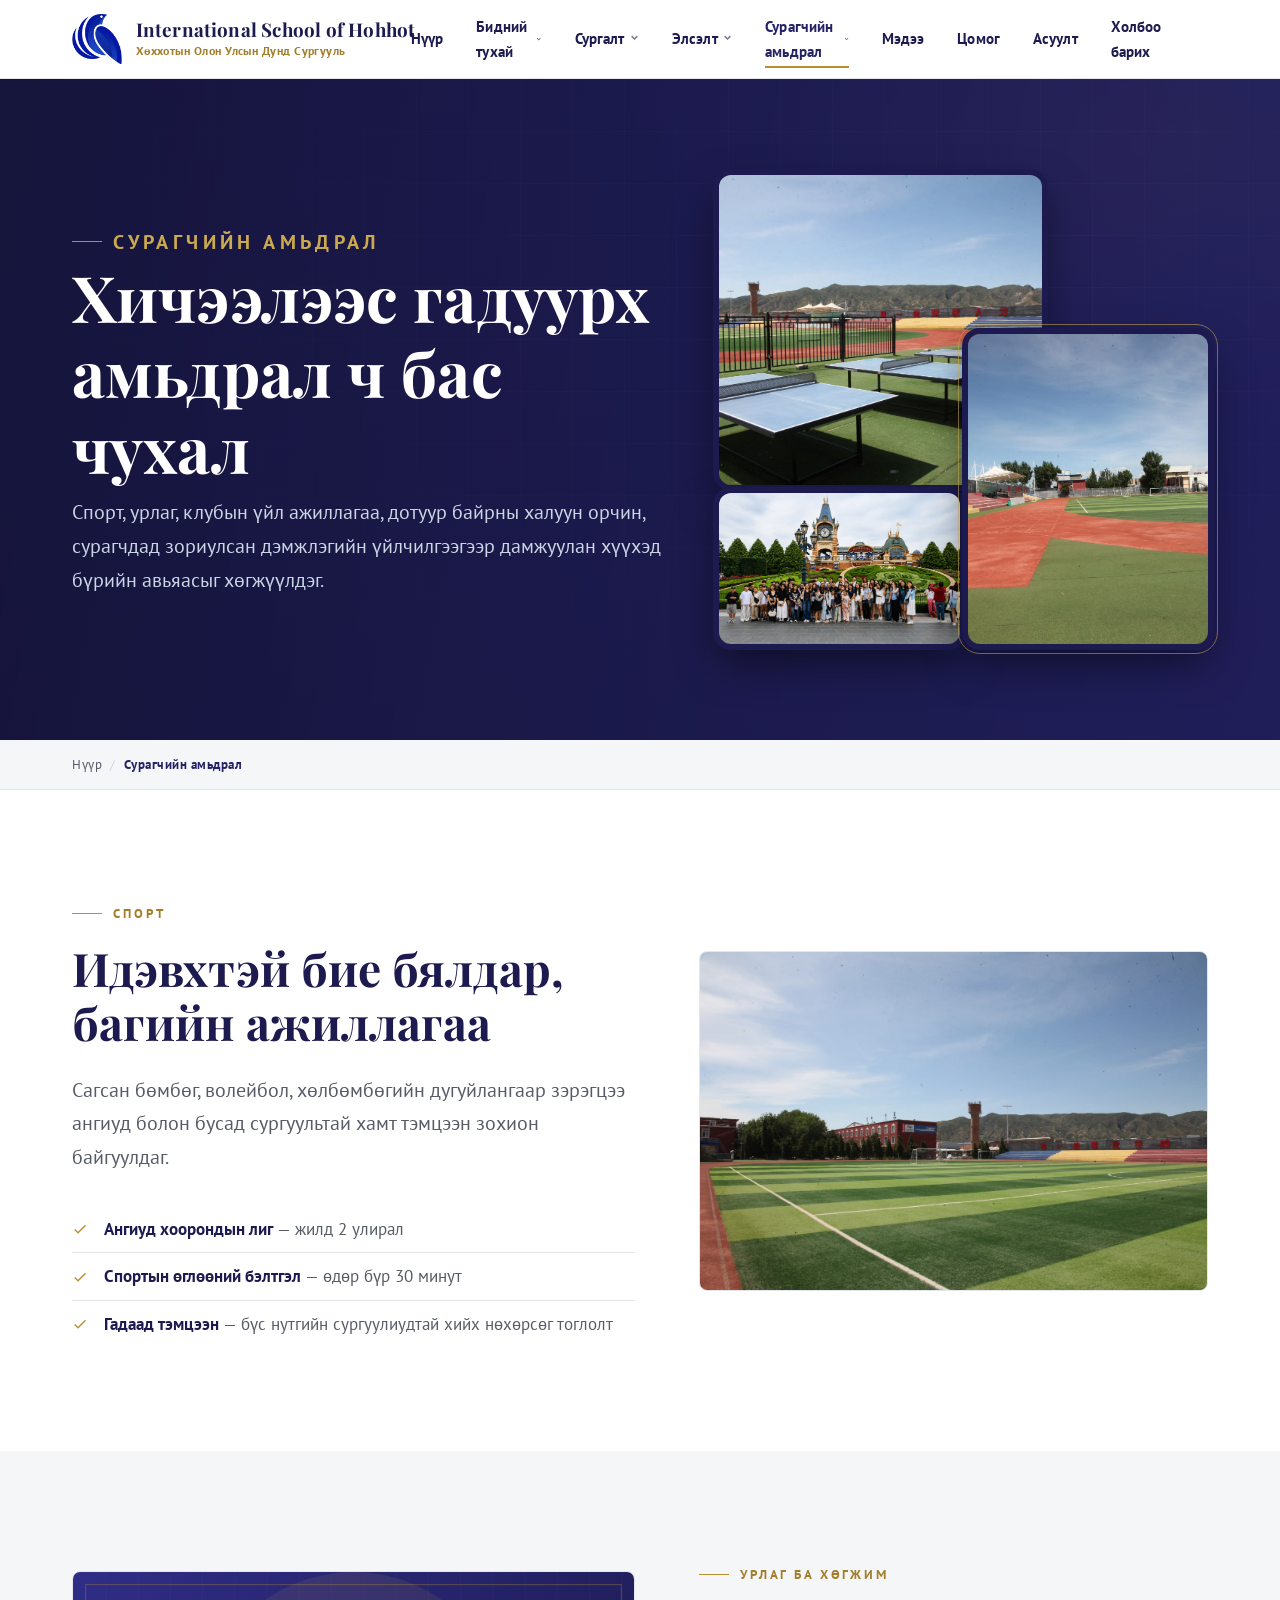
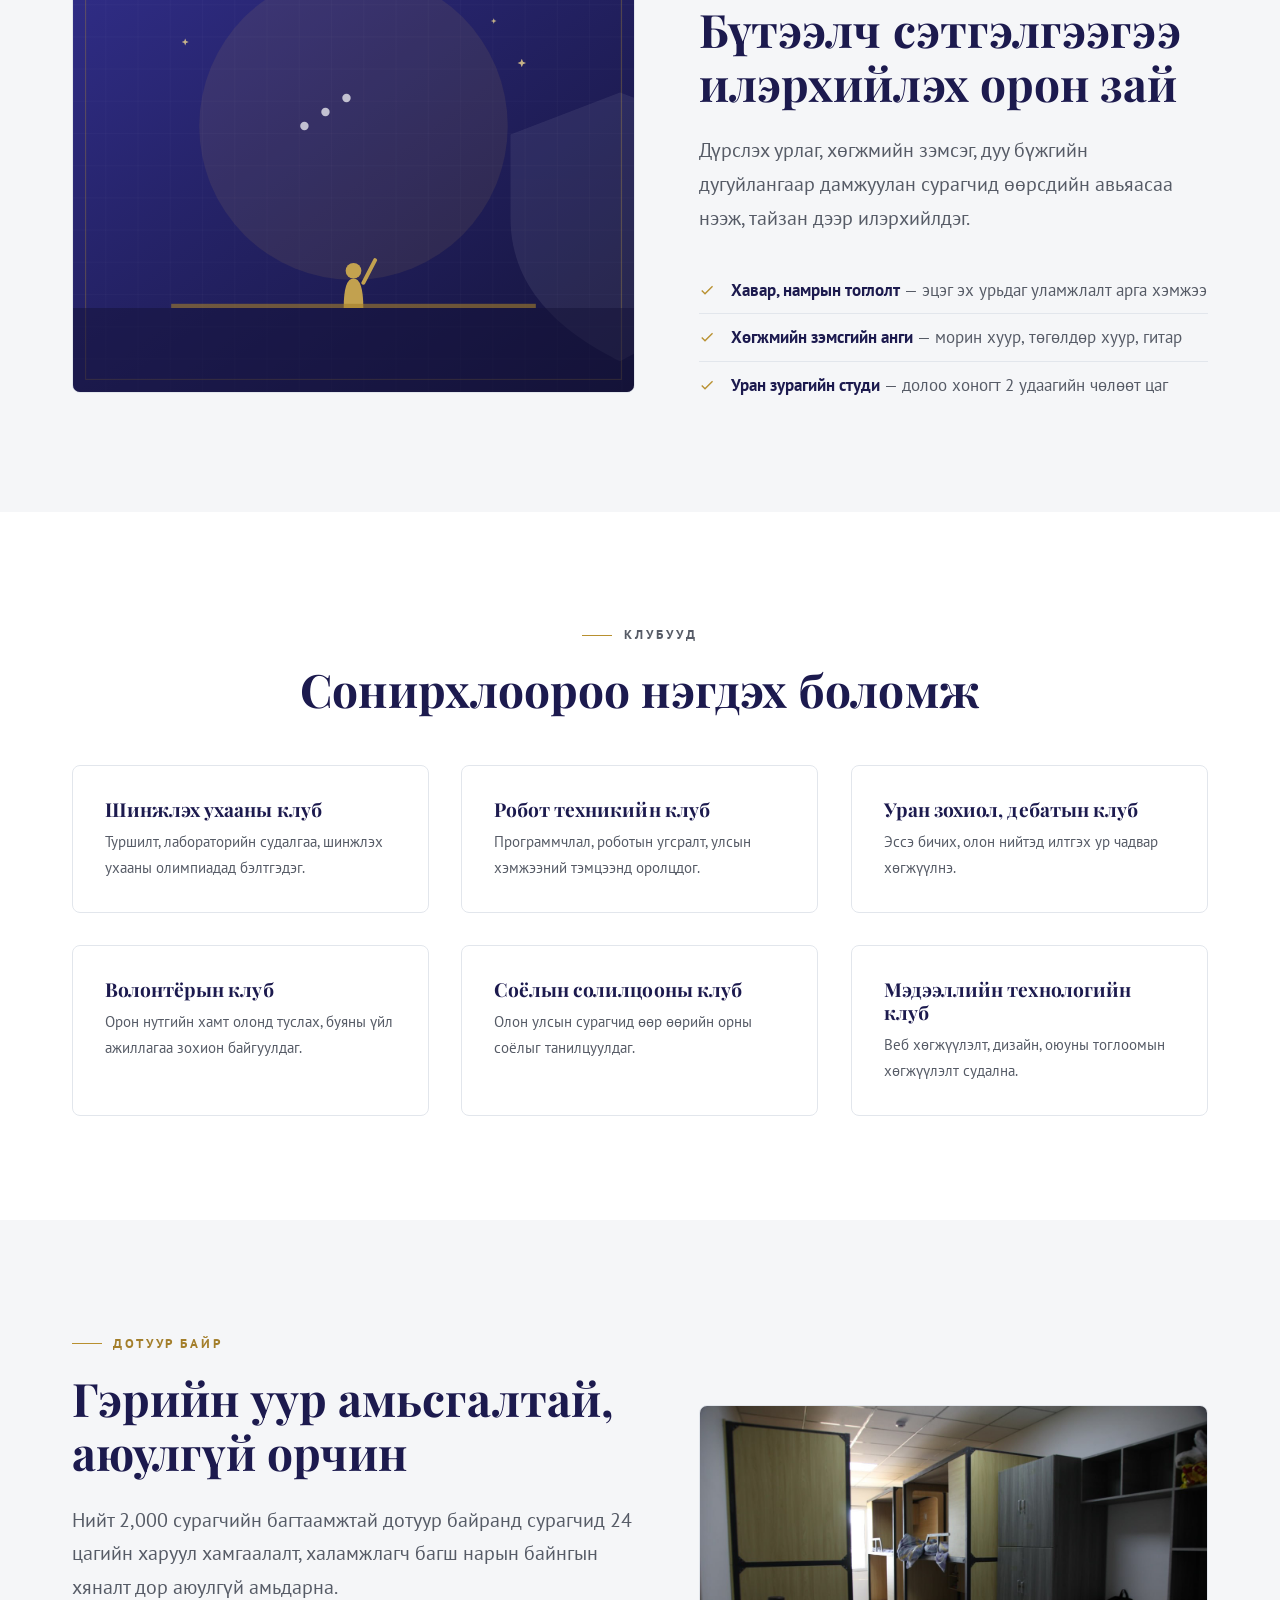
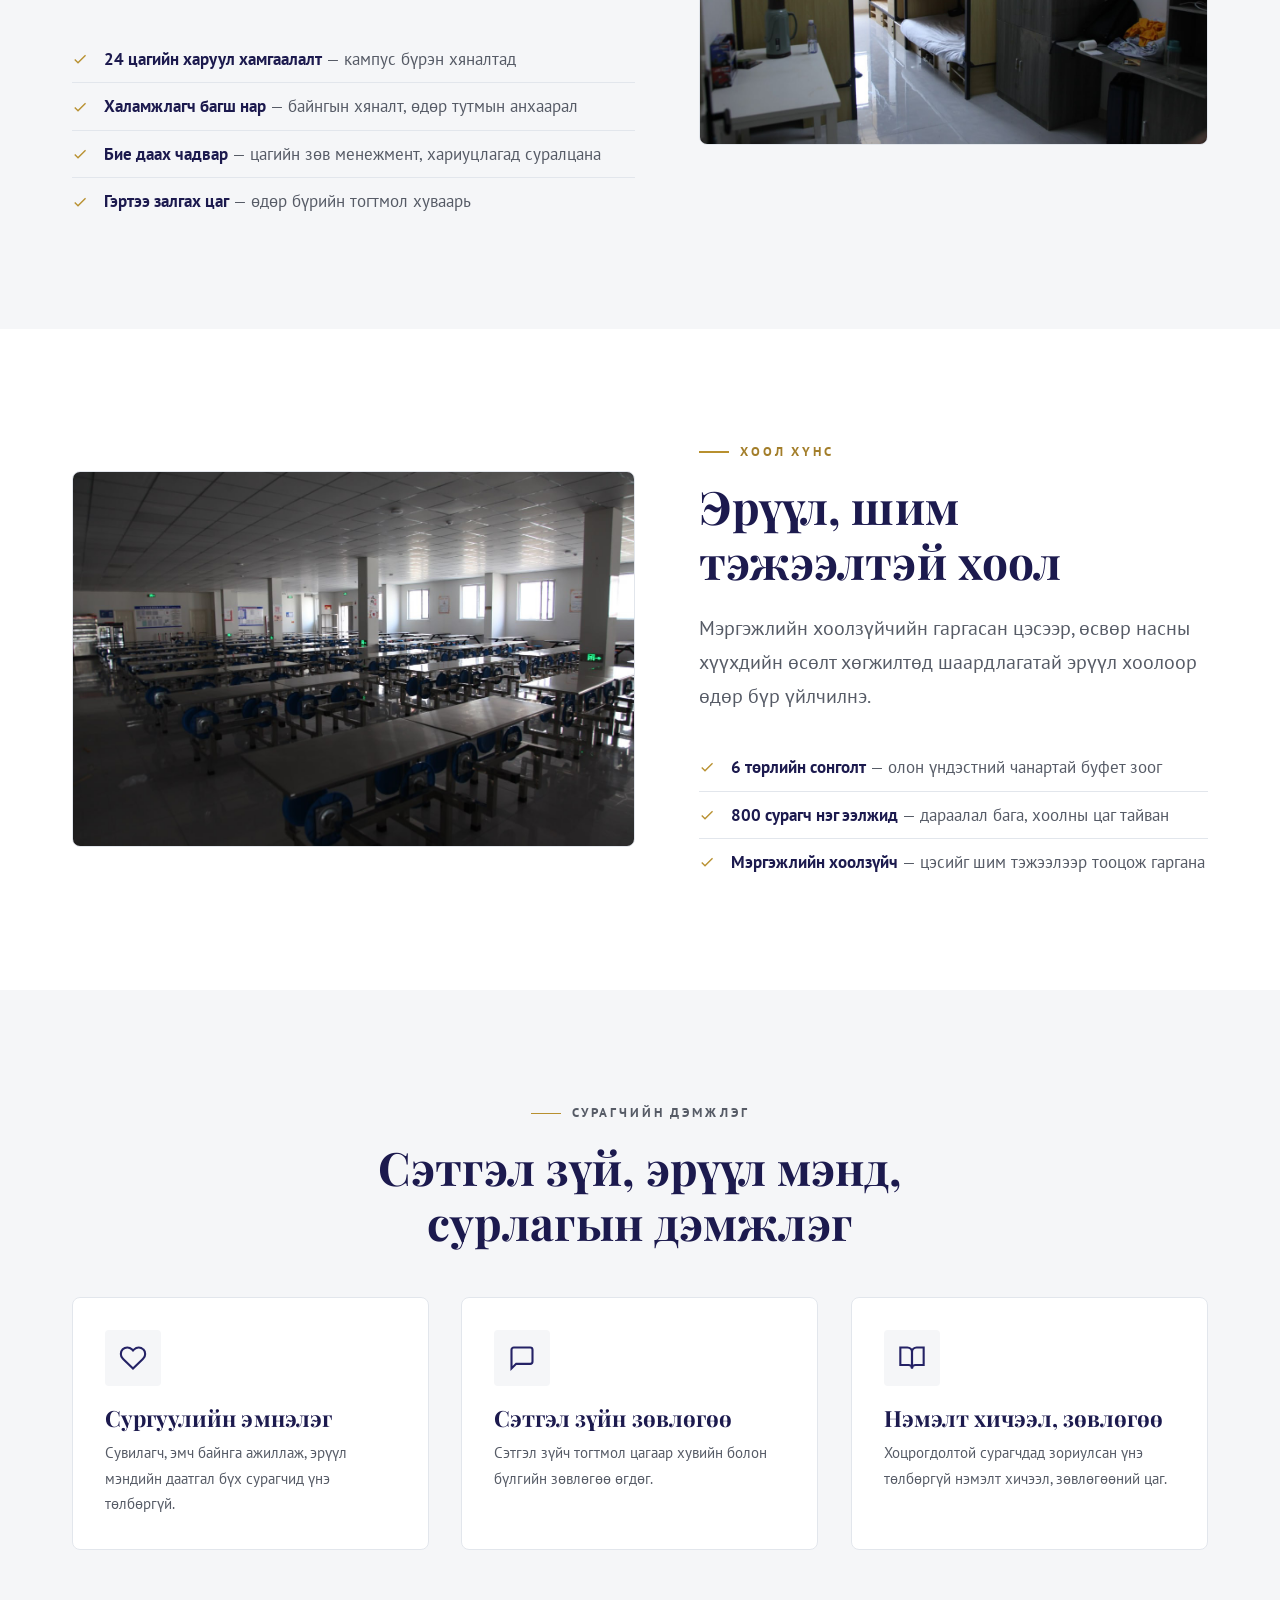
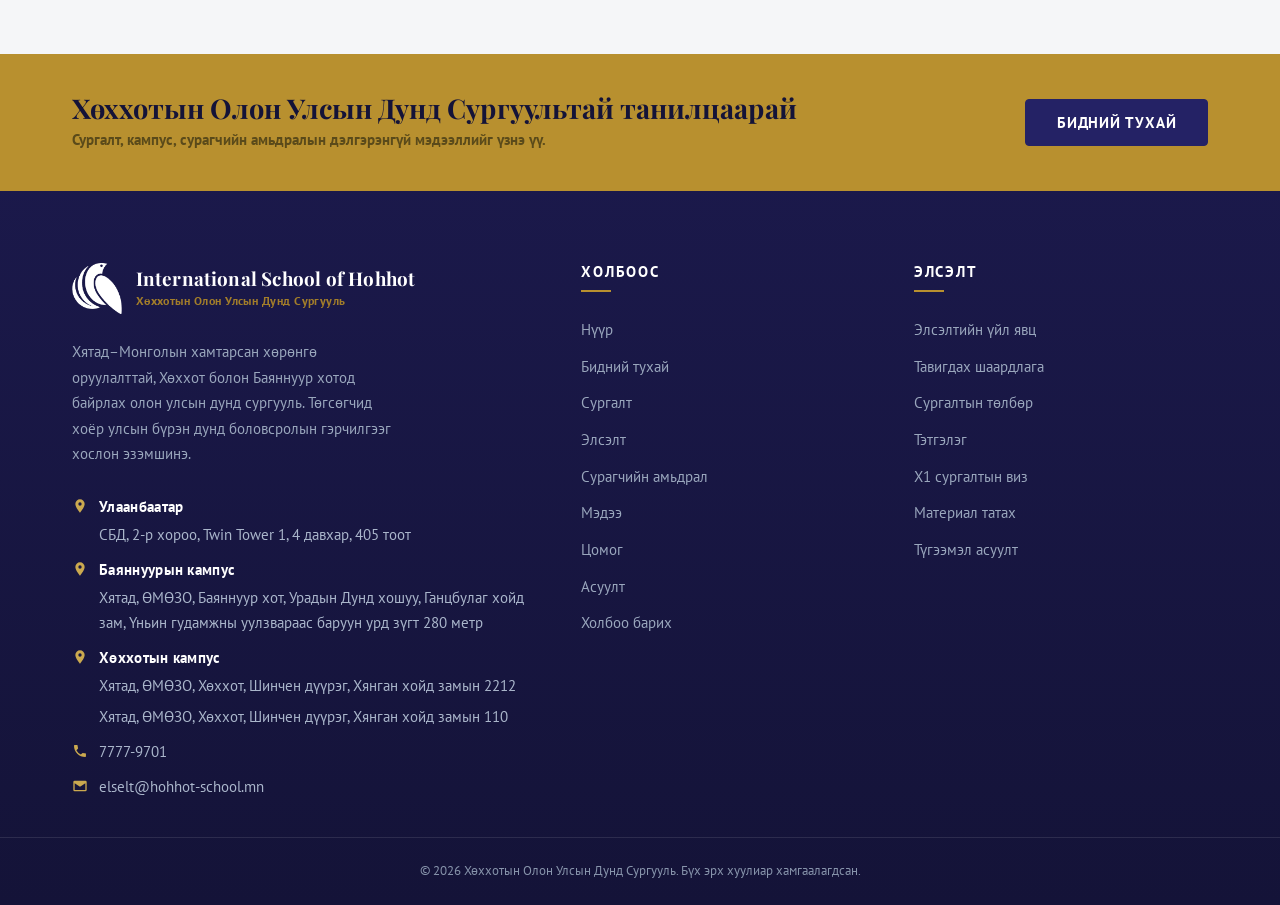
<file: student-life.html>
<!DOCTYPE html>
<html lang="mn">
<head>
  <meta charset="UTF-8">
  <meta name="viewport" content="width=device-width, initial-scale=1.0">
  <meta name="theme-color" content="#242265">
  <title>Сурагчийн амьдрал — Хөххотын Олон Улсын Дунд Сургууль</title>
  <meta name="description" content="Спорт, урлаг, клубууд, дотуур байр болон сурагчийн дэмжлэгийн үйлчилгээ — кампус дахь амьдралын тухай.">
  <meta name="keywords" content="сурагчийн амьдрал, дотуур байр, клуб, спорт, урлаг">
  <link rel="canonical" href="https://hohhot-school.mn/student-life.html">
  <meta property="og:title" content="Сурагчийн амьдрал — Хөххотын Олон Улсын Дунд Сургууль">
  <meta property="og:description" content="Спорт, урлаг, клубууд, дотуур байр болон сурагчийн дэмжлэгийн үйлчилгээ.">
  <meta property="og:type" content="website">
  <meta property="og:url" content="https://hohhot-school.mn/student-life.html">
  <meta property="og:image" content="https://hohhot-school.mn/assets/logo-bird.png">
  <meta name="twitter:card" content="summary_large_image">
  <meta name="robots" content="index, follow">
  <link rel="icon" type="image/png" href="assets/favicon.png">

  <link rel="preconnect" href="https://fonts.googleapis.com">
  <link rel="preconnect" href="https://fonts.gstatic.com" crossorigin>
  <!-- Фонтыг render-blocking биш болгоно: сүлжээ удаан үед ч хуудас өөрийн CSS-ээрээ шууд зурагдана -->
  <link rel="preload" as="style" href="https://fonts.googleapis.com/css2?family=Playfair+Display:ital,wght@0,400;0,600;0,700;0,900;1,400;1,600&family=PT+Sans:ital,wght@0,400;0,700;1,400;1,700&display=swap">
  <link rel="stylesheet" href="https://fonts.googleapis.com/css2?family=Playfair+Display:ital,wght@0,400;0,600;0,700;0,900;1,400;1,600&family=PT+Sans:ital,wght@0,400;0,700;1,400;1,700&display=swap" media="print" onload="this.media='all';this.onload=null">
  <noscript><link rel="stylesheet" href="https://fonts.googleapis.com/css2?family=Playfair+Display:ital,wght@0,400;0,600;0,700;0,900;1,400;1,600&family=PT+Sans:ital,wght@0,400;0,700;1,400;1,700&display=swap"></noscript>

  <link rel="stylesheet" href="css/style.css">
  <link rel="stylesheet" href="css/responsive.css">
  <link rel="stylesheet" href="css/animations.css">
</head>
<body data-page="student-life">

  <div class="page-loader" aria-hidden="true">
    <div style="text-align:center">
      <img class="loader-crest" src="assets/logo-bird-light.png" alt="" width="360" height="365">
      <div class="loader-bar"><span></span></div>
    </div>
  </div>

  <a class="skip-link" href="#main">Үндсэн агуулга руу шилжих</a>
  <noscript><p class="noscript-note">Энэ сайт бүрэн ажиллахын тулд JavaScript-ийг идэвхжүүлнэ үү.</p></noscript>

  <header class="site-header" id="site-header"></header>

  <main id="main">

    <section class="page-hero">
      <div class="page-hero__pattern"></div>
      <div class="container">
        <div class="page-hero__inner">
          <p class="eyebrow" style="color:var(--gold-400)">Сурагчийн амьдрал</p>
          <h1>Хичээлээс гадуурх амьдрал ч бас чухал</h1>
          <p>Спорт, урлаг, клубын үйл ажиллагаа, дотуур байрны халуун орчин, сурагчдад зориулсан дэмжлэгийн үйлчилгээгээр дамжуулан хүүхэд бүрийн авьяасыг хөгжүүлдэг.</p>
        </div>
        <div class="page-hero__collage" aria-hidden="true">
          <img src="images/hero/hero-12.jpg" alt="" width="1280" height="853" loading="lazy" decoding="async">
          <img src="images/hero/hero-06.jpg" alt="" width="1280" height="853" loading="lazy" decoding="async">
          <img src="images/hero/hero-00.jpg" alt="" width="1280" height="853" loading="lazy" decoding="async">
        </div>
      </div>
    </section>

    <nav class="breadcrumb" aria-label="Хуудасны зам">
      <div class="container"><ol>
        <li><a href="index.html">Нүүр</a></li>
        <li aria-current="page">Сурагчийн амьдрал</li>
      </ol></div>
    </nav>

    <!-- ============ СПОРТ ============ -->
    <section class="section" id="sports">
      <div class="container">
        <div class="split">
          <div class="reveal-left">
            <p class="eyebrow">Спорт</p>
            <h2>Идэвхтэй бие бялдар, багийн ажиллагаа</h2>
            <p class="lead mb-4">Сагсан бөмбөг, волейбол, хөлбөмбөгийн дугуйлангаар зэрэгцээ ангиуд болон бусад сургуультай хамт тэмцээн зохион байгуулдаг.</p>
            <ul class="checklist">
              <li><strong>Ангиуд хоорондын лиг</strong> — жилд 2 улирал</li>
              <li><strong>Спортын өглөөний бэлтгэл</strong> — өдөр бүр 30 минут</li>
              <li><strong>Гадаад тэмцээн</strong> — бүс нутгийн сургуулиудтай хийх нөхөрсөг тоглолт</li>
            </ul>
          </div>
          <div class="split__media reveal-right hover-zoom" style="border-radius:8px;overflow:hidden;border:1px solid var(--line)">
            <img src="images/gal-sport-2.jpg" alt="Сургуулийн хөл бөмбөгийн талбай" width="1280" height="853" loading="lazy">
          </div>
        </div>
      </div>
    </section>

    <!-- ============ УРЛАГ ============ -->
    <section class="section section--mist" id="arts">
      <div class="container">
        <div class="split">
          <div class="split__media reveal-left hover-zoom" style="border-radius:8px;overflow:hidden;border:1px solid var(--line)">
            <img src="images/gal-activity-2.svg" alt="Урлагийн тоглолтод оролцож буй сурагчид" width="900" height="640" loading="lazy">
          </div>
          <div class="reveal-right">
            <p class="eyebrow">Урлаг ба хөгжим</p>
            <h2>Бүтээлч сэтгэлгээгээ илэрхийлэх орон зай</h2>
            <p class="lead mb-4">Дүрслэх урлаг, хөгжмийн зэмсэг, дуу бүжгийн дугуйлангаар дамжуулан сурагчид өөрсдийн авьяасаа нээж, тайзан дээр илэрхийлдэг.</p>
            <ul class="checklist">
              <li><strong>Хавар, намрын тоглолт</strong> — эцэг эх урьдаг уламжлалт арга хэмжээ</li>
              <li><strong>Хөгжмийн зэмсгийн анги</strong> — морин хуур, төгөлдөр хуур, гитар</li>
              <li><strong>Уран зурагийн студи</strong> — долоо хоногт 2 удаагийн чөлөөт цаг</li>
            </ul>
          </div>
        </div>
      </div>
    </section>

    <!-- ============ КЛУБУУД ============ -->
    <section class="section" id="clubs">
      <div class="container">
        <div class="section-head section-head--center reveal">
          <p class="eyebrow">Клубууд</p>
          <h2>Сонирхлоороо нэгдэх боломж</h2>
        </div>
        <div class="grid grid-3">
          <article class="card reveal" data-delay="1"><h3 style="font-size:1.2rem">Шинжлэх ухааны клуб</h3><p>Туршилт, лабораторийн судалгаа, шинжлэх ухааны олимпиадад бэлтгэдэг.</p></article>
          <article class="card reveal" data-delay="2"><h3 style="font-size:1.2rem">Робот техникийн клуб</h3><p>Программчлал, роботын угсралт, улсын хэмжээний тэмцээнд оролцдог.</p></article>
          <article class="card reveal" data-delay="3"><h3 style="font-size:1.2rem">Уран зохиол, дебатын клуб</h3><p>Эссэ бичих, олон нийтэд илтгэх ур чадвар хөгжүүлнэ.</p></article>
          <article class="card reveal" data-delay="4"><h3 style="font-size:1.2rem">Волонтёрын клуб</h3><p>Орон нутгийн хамт олонд туслах, буяны үйл ажиллагаа зохион байгуулдаг.</p></article>
          <article class="card reveal" data-delay="5"><h3 style="font-size:1.2rem">Соёлын солилцооны клуб</h3><p>Олон улсын сурагчид өөр өөрийн орны соёлыг танилцуулдаг.</p></article>
          <article class="card reveal" data-delay="6"><h3 style="font-size:1.2rem">Мэдээллийн технологийн клуб</h3><p>Веб хөгжүүлэлт, дизайн, оюуны тоглоомын хөгжүүлэлт судална.</p></article>
        </div>
      </div>
    </section>

    <!-- ============ ДОТУУР БАЙР ============ -->
    <section class="section section--mist" id="dorm">
      <div class="container">
        <div class="split">
          <div class="reveal-left">
            <p class="eyebrow">Дотуур байр</p>
            <h2>Гэрийн уур амьсгалтай, аюулгүй орчин</h2>
            <p class="lead mb-4">Нийт 2,000 сурагчийн багтаамжтай дотуур байранд сурагчид 24 цагийн харуул хамгаалалт, халамжлагч багш нарын байнгын хяналт дор аюулгүй амьдарна.</p>
            <ul class="checklist">
              <li><strong>24 цагийн харуул хамгаалалт</strong> — кампус бүрэн хяналтад</li>
              <li><strong>Халамжлагч багш нар</strong> — байнгын хяналт, өдөр тутмын анхаарал</li>
              <li><strong>Бие даах чадвар</strong> — цагийн зөв менежмент, хариуцлагад суралцана</li>
              <li><strong>Гэртээ залгах цаг</strong> — өдөр бүрийн тогтмол хуваарь</li>
            </ul>
          </div>
          <div class="split__media reveal-right hover-zoom" style="border-radius:8px;overflow:hidden;border:1px solid var(--line)">
            <img src="images/gal-dorm-1.jpg" alt="Дотуур байрны өрөө, хувийн шүүгээ бүхий давхар ор" width="1280" height="853" loading="lazy">
          </div>
        </div>
      </div>
    </section>

    <!-- ============ ХООЛ ХҮНС ============ -->
    <section class="section" id="dining">
      <div class="container">
        <div class="split">
          <div class="split__media reveal-left hover-zoom" style="border-radius:8px;overflow:hidden;border:1px solid var(--line)">
            <img src="images/gal-dining-1.jpg" alt="Сургуулийн хоолны их танхим" width="1280" height="853" loading="lazy">
          </div>
          <div class="reveal-right">
            <p class="eyebrow">Хоол хүнс</p>
            <h2>Эрүүл, шим тэжээлтэй хоол</h2>
            <p class="lead mb-4">Мэргэжлийн хоолзүйчийн гаргасан цэсээр, өсвөр насны хүүхдийн өсөлт хөгжилтөд шаардлагатай эрүүл хоолоор өдөр бүр үйлчилнэ.</p>
            <ul class="checklist">
              <li><strong>6 төрлийн сонголт</strong> — олон үндэстний чанартай буфет зоог</li>
              <li><strong>800 сурагч нэг ээлжид</strong> — дараалал бага, хоолны цаг тайван</li>
              <li><strong>Мэргэжлийн хоолзүйч</strong> — цэсийг шим тэжээлээр тооцож гаргана</li>
            </ul>
          </div>
        </div>
      </div>
    </section>

    <!-- ============ СУРАГЧИЙН ДЭМЖЛЭГ ============ -->
    <section class="section section--mist" id="support">
      <div class="container">
        <div class="section-head section-head--center reveal">
          <p class="eyebrow">Сурагчийн дэмжлэг</p>
          <h2>Сэтгэл зүй, эрүүл мэнд, сурлагын дэмжлэг</h2>
        </div>
        <div class="grid grid-3">
          <article class="card reveal" data-delay="1">
            <div class="card__icon" aria-hidden="true"><svg viewBox="0 0 24 24" fill="none" stroke="currentColor" stroke-width="1.8"><path d="M20.8 4.6a5.5 5.5 0 0 0-7.8 0L12 5.6l-1-1a5.5 5.5 0 0 0-7.8 7.8l1 1L12 21l7.8-7.6 1-1a5.5 5.5 0 0 0 0-7.8z"/></svg></div>
            <h3>Сургуулийн эмнэлэг</h3>
            <p>Сувилагч, эмч байнга ажиллаж, эрүүл мэндийн даатгал бүх сурагчид үнэ төлбөргүй.</p>
          </article>
          <article class="card reveal" data-delay="2">
            <div class="card__icon" aria-hidden="true"><svg viewBox="0 0 24 24" fill="none" stroke="currentColor" stroke-width="1.8"><path d="M21 15a2 2 0 0 1-2 2H7l-4 4V5a2 2 0 0 1 2-2h14a2 2 0 0 1 2 2z"/></svg></div>
            <h3>Сэтгэл зүйн зөвлөгөө</h3>
            <p>Сэтгэл зүйч тогтмол цагаар хувийн болон бүлгийн зөвлөгөө өгдөг.</p>
          </article>
          <article class="card reveal" data-delay="3">
            <div class="card__icon" aria-hidden="true"><svg viewBox="0 0 24 24" fill="none" stroke="currentColor" stroke-width="1.8"><path d="M2 3h6a4 4 0 0 1 4 4v14a3 3 0 0 0-3-3H2z"/><path d="M22 3h-6a4 4 0 0 0-4 4v14a3 3 0 0 1 3-3h7z"/></svg></div>
            <h3>Нэмэлт хичээл, зөвлөгөө</h3>
            <p>Хоцрогдолтой сурагчдад зориулсан үнэ төлбөргүй нэмэлт хичээл, зөвлөгөөний цаг.</p>
          </article>
        </div>
      </div>
    </section>

  </main>

  <footer class="site-footer" id="site-footer"></footer>

  <button class="back-to-top" aria-label="Дээш очих">
    <svg viewBox="0 0 24 24" fill="none" stroke="currentColor" stroke-width="2.4" stroke-linecap="round" stroke-linejoin="round"><path d="M12 19V5M5 12l7-7 7 7"/></svg>
  </button>

  <script src="js/script.js"></script>
  <script src="js/animation.js"></script>
</body>
</html>
</file>
<file: css/style.css>
/* =============================================================
   ХӨХХОТЫН ОЛОН УЛСЫН ДУНД СУРГУУЛЬ
   style.css — Үндсэн загвар (Core stylesheet)
   Дизайн: Сонгодог · нэр хүндтэй · timeless
   Палитр: Navy Blue + Gold + White
   -------------------------------------------------------------
   ГАРЧИГ:
   01. Design tokens (CSS variables)
   02. Reset & base
   03. Typography
   04. Layout helpers (container, grid, section)
   05. Buttons & links
   06. Eyebrow / section headers / dividers
   08. Header & navigation (dropdown + mega menu)
   09. Breadcrumb
   10. Hero (home + interior page banner)
   11. Cards & feature blocks
   12. Statistics
   13. Tables / calendar / lists
   14. Forms
   15. Gallery
   16. News
   17. Footer
   18. Back-to-top & page loader
   19. Utilities
   ============================================================= */

/* ===== 01. DESIGN TOKENS ==================================== */
:root {
  /* Navy scale */
  --navy-900: #141338;
  --navy-800: #1c1a4e;
  --navy-700: #242265;   /* primary deep navy */
  --navy-600: #302d87;
  --navy-500: #3b37a5;

  /* Gold scale */
  --gold-700: #8a6a22;
  --gold-600: #a37e2a;
  --gold-500: #b8902f;   /* primary gold */
  --gold-400: #cba94f;
  --gold-300: #e3cd8e;

  /* Neutrals */
  --paper: #ffffff;
  --mist:  #f5f6f8;      /* very light gray sections */
  --mist-2:#eef1f5;
  --ink:   #23262d;      /* dark gray text */
  --ink-soft: #565b66;   /* muted text */
  --ink-faint:#828896;
  --line:  #e2e6ec;      /* hairlines */
  --line-strong:#cfd5de;

  /* Semantic */
  --bg: var(--paper);
  --text: var(--ink);
  --accent: var(--gold-500);
  --brand: var(--navy-700);

  /* Typography */
  --font-serif: "Playfair Display", Georgia, "Times New Roman", serif;
  --font-sans:  "PT Sans", "Segoe UI", system-ui, -apple-system, Arial, sans-serif;
  --font-mongol: "Noto Sans Mongolian", "Mongolian Baiti", "MN Baiti", "Menksoft Qagan", sans-serif;

  /* Type scale */
  --fs-xxl: clamp(2.6rem, 5vw, 4.4rem);
  --fs-xl:  clamp(2rem, 3.6vw, 3rem);
  --fs-lg:  clamp(1.6rem, 2.6vw, 2.2rem);
  --fs-md:  1.25rem;
  --fs-base:1.0625rem;
  --fs-sm:  0.9375rem;
  --fs-xs:  0.8125rem;

  /* Spacing */
  --space-1: 0.5rem;
  --space-2: 1rem;
  --space-3: 1.5rem;
  --space-4: 2rem;
  --space-5: 3rem;
  --space-6: 4.5rem;
  --space-7: 6.5rem;

  /* Structure */
  --container: 1200px;
  --container-wide: 1320px;
  --radius: 4px;
  --radius-lg: 8px;
  --shadow-sm: 0 1px 2px rgba(20,19,56,.06), 0 2px 6px rgba(20,19,56,.05);
  --shadow-md: 0 6px 18px rgba(20,19,56,.10);
  --shadow-lg: 0 18px 50px rgba(20,19,56,.16);
  --ease: cubic-bezier(.22,.61,.36,1);
  --tic: 0.35s;

  --header-h: 78px;
}

/* ===== 02. RESET & BASE ==================================== */
*,
*::before,
*::after { box-sizing: border-box; }

html {
  -webkit-text-size-adjust: 100%;
  scroll-behavior: smooth;
  scroll-padding-top: calc(var(--header-h) + 20px);
}

body {
  margin: 0;
  font-family: var(--font-sans);
  font-size: var(--fs-base);
  line-height: 1.7;
  color: var(--text);
  background: var(--bg);
  -webkit-font-smoothing: antialiased;
  text-rendering: optimizeLegibility;
  overflow-x: hidden;
}

img { max-width: 100%; height: auto; display: block; }
svg  { display: block; }

ul, ol { margin: 0; padding: 0; }
li { list-style: none; }

a { color: inherit; text-decoration: none; }

button { font-family: inherit; cursor: pointer; border: none; background: none; }

:focus-visible {
  outline: 3px solid var(--gold-400);
  outline-offset: 2px;
  border-radius: 2px;
}

::selection { background: var(--gold-300); color: var(--navy-900); }

.skip-link {
  position: absolute;
  left: 12px; top: -60px;
  background: var(--navy-700);
  color: #fff;
  padding: 10px 18px;
  border-radius: var(--radius);
  z-index: 2000;
  transition: top .25s var(--ease);
}
.skip-link:focus { top: 12px; }

/* ===== 03. TYPOGRAPHY ====================================== */
h1, h2, h3, h4 {
  font-family: var(--font-serif);
  color: var(--navy-800);
  font-weight: 700;
  line-height: 1.18;
  margin: 0 0 .5em;
  letter-spacing: .002em;
}
h1 { font-size: var(--fs-xxl); }
h2 { font-size: var(--fs-xl); }
h3 { font-size: var(--fs-lg); }
h4 { font-size: var(--fs-md); }

p { margin: 0 0 1.1em; }
p:last-child { margin-bottom: 0; }

strong { font-weight: 700; color: var(--navy-800); }

.lead {
  font-size: clamp(1.15rem, 1.6vw, 1.35rem);
  line-height: 1.65;
  color: var(--ink-soft);
}

.text-gold { color: var(--gold-600); }
.text-navy { color: var(--navy-700); }
.serif { font-family: var(--font-serif); }

/* Уламжлалт монгол бичиг — дээрээс доош, мөр нь зүүнээс баруун тийш */
.mongol-script {
  font-family: var(--font-mongol);
  writing-mode: vertical-lr;
  line-height: 1;
  white-space: nowrap;
}

/* Монгол бичгийн чимэглэлт хавтан.
   SVG дотор биш HTML текстээр бичсэн учир Noto Sans Mongolian фонтоор
   үсэг нь зөв холбогдож, босоо байрлалтай зурагдана. */
.script-panel {
  aspect-ratio: 7 / 5;
  display: grid;
  place-items: center;
  position: relative;
  background:
    radial-gradient(60% 60% at 78% 18%, rgba(184,144,47,.16), transparent 60%),
    linear-gradient(160deg, var(--navy-600), var(--navy-900));
}
.script-panel::before {            /* алтан цагираг */
  content: "";
  position: absolute;
  width: min(48%, 240px);
  aspect-ratio: 1;
  border-radius: 50%;
  border: 2px solid rgba(184,144,47,.45);
  background: rgba(28,26,78,.35);
}
.script-panel .mongol-script {
  position: relative;
  font-size: clamp(1.7rem, 3.6vw, 2.8rem);
  color: var(--gold-400);
}

/* ===== 04. LAYOUT HELPERS ================================== */
.container {
  width: 100%;
  max-width: var(--container);
  margin-inline: auto;
  padding-inline: clamp(1.1rem, 4vw, 2rem);
}
.container--wide { max-width: var(--container-wide); }
.container--narrow { max-width: 820px; }

.section { padding-block: var(--space-7); }
.section--tight { padding-block: var(--space-6); }
.section--mist { background: var(--mist); }
.section--navy {
  background:
    radial-gradient(1200px 500px at 80% -10%, rgba(184,144,47,.10), transparent 60%),
    linear-gradient(180deg, var(--navy-800), var(--navy-900));
  color: #dfe5ef;
}
.section--navy h2,
.section--navy h3 { color: #fff; }

.grid { display: grid; gap: var(--space-4); }
.grid-2 { grid-template-columns: repeat(2, 1fr); }
.grid-3 { grid-template-columns: repeat(3, 1fr); }
.grid-4 { grid-template-columns: repeat(4, 1fr); }

.split {
  display: grid;
  grid-template-columns: 1.05fr .95fr;
  gap: clamp(2rem, 5vw, 4.5rem);
  align-items: center;
}

/* ===== 05. BUTTONS & LINKS ================================= */
.btn {
  display: inline-flex;
  align-items: center;
  gap: .6rem;
  font-family: var(--font-sans);
  font-size: var(--fs-sm);
  font-weight: 700;
  letter-spacing: .06em;
  text-transform: uppercase;
  padding: .95rem 1.9rem;
  border-radius: var(--radius);
  border: 1.5px solid transparent;
  transition: all var(--tic) var(--ease);
  cursor: pointer;
  line-height: 1;
}
.btn svg { width: 1.05em; height: 1.05em; }

.btn--primary {
  background: var(--navy-700);
  color: #fff;
  border-color: var(--navy-700);
}
.btn--primary:hover {
  background: var(--navy-800);
  border-color: var(--navy-800);
  transform: translateY(-2px);
  box-shadow: var(--shadow-md);
}

.btn--gold {
  background: var(--gold-500);
  color: var(--navy-900);
  border-color: var(--gold-500);
}
.btn--gold:hover {
  background: var(--gold-600);
  border-color: var(--gold-600);
  transform: translateY(-2px);
  box-shadow: 0 10px 26px rgba(184,144,47,.35);
}

.btn--ghost {
  background: transparent;
  color: var(--navy-700);
  border-color: var(--line-strong);
}
.btn--ghost:hover { border-color: var(--navy-700); background: var(--mist); }

.btn--on-navy {
  background: transparent;
  color: #fff;
  border-color: rgba(255,255,255,.45);
}
.btn--on-navy:hover { background: rgba(255,255,255,.10); border-color: #fff; }

.link-arrow {
  display: inline-flex;
  align-items: center;
  gap: .45rem;
  font-weight: 700;
  font-size: var(--fs-sm);
  letter-spacing: .04em;
  text-transform: uppercase;
  color: var(--navy-700);
  transition: gap var(--tic) var(--ease), color var(--tic) var(--ease);
}
.link-arrow::after { content: "→"; transition: transform var(--tic) var(--ease); }
.link-arrow:hover { color: var(--gold-600); }
.link-arrow:hover::after { transform: translateX(4px); }

/* ===== 06. EYEBROW / SECTION HEADERS / DIVIDERS ============ */
.eyebrow {
  display: inline-flex;
  align-items: center;
  gap: .7rem;
  font-size: var(--fs-xs);
  font-weight: 700;
  letter-spacing: .22em;
  text-transform: uppercase;
  color: var(--gold-600);
  margin-bottom: 1rem;
}
.eyebrow::before {
  content: "";
  width: 30px; height: 1.5px;
  background: var(--gold-500);
}
.section--navy .eyebrow { color: var(--gold-400); }

.section-head { max-width: 720px; margin-bottom: var(--space-5); }
.section-head--center { margin-inline: auto; text-align: center; }
.section-head--center .eyebrow { justify-content: center; }
.section-head p { color: var(--ink-soft); margin-top: .4rem; }
.section--navy .section-head p { color: #b9c4d6; }

.rule-gold {
  width: 64px; height: 3px;
  background: var(--gold-500);
  border: none; margin: 0;
}

.divider {
  height: 1px;
  background: var(--line);
  border: none;
  margin: 0;
}

/* ===== 08. HEADER & NAVIGATION ============================= */
.site-header {
  position: sticky;
  top: 0;
  z-index: 1000;
  background: rgba(255,255,255,.96);
  backdrop-filter: saturate(140%) blur(6px);
  border-bottom: 1px solid var(--line);
  transition: box-shadow var(--tic) var(--ease), background var(--tic) var(--ease);
}
.site-header.is-scrolled { box-shadow: var(--shadow-md); }

.nav-bar {
  height: var(--header-h);
  display: flex;
  align-items: center;
  justify-content: space-between;
  gap: 2rem;
}

/* Brand / crest */
.brand { display: inline-flex; align-items: center; gap: .85rem; }
.brand__crest { width: 50px; height: auto; flex: none; }
.brand__text { line-height: 1.1; display: block; }
.brand__name {
  display: block;
  font-family: var(--font-serif);
  font-weight: 700;
  font-size: clamp(0.72rem, 4.8vw - 0.24rem, 1.18rem);
  color: var(--navy-800);
  letter-spacing: .01em;
  white-space: nowrap;
}
.brand__sub {
  display: block;
  margin-top: .3rem;
  font-size: .72rem;
  letter-spacing: .04em;
  text-transform: none;
  color: var(--gold-600);
  font-weight: 700;
}

/* Primary nav */
.nav-menu { display: flex; align-items: center; gap: .35rem; }
.nav-item { position: relative; }
.nav-link {
  display: inline-flex;
  align-items: center;
  gap: .35rem;
  padding: .7rem .85rem;
  font-size: .92rem;
  font-weight: 700;
  color: var(--navy-800);
  letter-spacing: .01em;
  border-radius: var(--radius);
  transition: color .25s var(--ease);
}
.nav-link .caret {
  width: 9px; height: 9px;
  transition: transform .3s var(--ease);
  opacity: .6;
}
.nav-link::after {
  content: "";
  position: absolute;
  left: .85rem; right: .85rem; bottom: .42rem;
  height: 2px;
  background: var(--gold-500);
  transform: scaleX(0);
  transform-origin: left;
  transition: transform .3s var(--ease);
}
.nav-item:hover > .nav-link,
.nav-link[aria-current="page"] { color: var(--navy-700); }
.nav-item:hover > .nav-link::after,
.nav-link[aria-current="page"]::after { transform: scaleX(1); }
.nav-item:hover .nav-link .caret { transform: rotate(180deg); }

/* Dropdown */
.dropdown {
  position: absolute;
  top: calc(100% + 10px);
  left: 0;
  min-width: 248px;
  background: #fff;
  border: 1px solid var(--line);
  border-top: 3px solid var(--gold-500);
  border-radius: 0 0 var(--radius-lg) var(--radius-lg);
  box-shadow: var(--shadow-lg);
  padding: .55rem;
  opacity: 0;
  visibility: hidden;
  transform: translateY(8px);
  transition: opacity .28s var(--ease), transform .28s var(--ease), visibility .28s;
  z-index: 50;
}
.nav-item:hover .dropdown,
.nav-item:focus-within .dropdown {
  opacity: 1; visibility: visible; transform: translateY(0);
}
.dropdown a {
  display: block;
  padding: .68rem .85rem;
  font-size: .9rem;
  font-weight: 600;
  color: var(--ink);
  border-radius: var(--radius);
  transition: background .2s var(--ease), color .2s var(--ease), padding-left .2s var(--ease);
}
.dropdown a:hover {
  background: var(--mist);
  color: var(--navy-700);
  padding-left: 1.15rem;
}

/* Mega menu */
.mega {
  position: absolute;
  top: calc(100% + 10px);
  left: 50%;
  transform: translateX(-50%) translateY(8px);
  width: min(680px, 90vw);
  background: #fff;
  border: 1px solid var(--line);
  border-top: 3px solid var(--gold-500);
  border-radius: 0 0 var(--radius-lg) var(--radius-lg);
  box-shadow: var(--shadow-lg);
  padding: 1.6rem;
  display: grid;
  grid-template-columns: 1fr 1fr 1.1fr;
  gap: 1.4rem;
  opacity: 0; visibility: hidden;
  transition: opacity .28s var(--ease), transform .28s var(--ease), visibility .28s;
  z-index: 50;
}
.nav-item:hover .mega,
.nav-item:focus-within .mega {
  opacity: 1; visibility: visible;
  transform: translateX(-50%) translateY(0);
}
.mega__col h5 {
  font-family: var(--font-sans);
  font-size: var(--fs-xs);
  letter-spacing: .14em;
  text-transform: uppercase;
  color: var(--gold-600);
  margin: 0 0 .8rem;
  padding-bottom: .5rem;
  border-bottom: 1px solid var(--line);
}
.mega__col a {
  display: block;
  padding: .4rem 0;
  font-size: .9rem;
  font-weight: 600;
  color: var(--ink);
  transition: color .2s var(--ease), padding-left .2s var(--ease);
}
.mega__col a:hover { color: var(--navy-700); padding-left: .35rem; }
.mega__feature {
  background: linear-gradient(180deg, var(--navy-700), var(--navy-900));
  color: #fff;
  border-radius: var(--radius);
  padding: 1.3rem;
  display: flex;
  flex-direction: column;
  justify-content: flex-end;
}
.mega__feature h5 { color: var(--gold-400); border: none; }
.mega__feature p { font-size: .85rem; color: #c4cee0; margin-bottom: 1rem; }

/* Header mobile toggle */
.nav-actions { display: flex; align-items: center; gap: .9rem; }

.nav-toggle {
  display: none;
  width: 46px; height: 46px;
  border: 1px solid var(--line-strong);
  border-radius: var(--radius);
  position: relative;
}
.nav-toggle span,
.nav-toggle span::before,
.nav-toggle span::after {
  content: "";
  position: absolute;
  left: 50%; top: 50%;
  width: 22px; height: 2px;
  background: var(--navy-800);
  transform: translate(-50%, -50%);
  transition: transform .3s var(--ease), opacity .3s var(--ease);
}
.nav-toggle span::before { transform: translate(-50%, -8px); }
.nav-toggle span::after  { transform: translate(-50%,  8px); }
.nav-toggle.is-open span { background: transparent; }
.nav-toggle.is-open span::before { transform: translate(-50%, 0) rotate(45deg); }
.nav-toggle.is-open span::after  { transform: translate(-50%, 0) rotate(-45deg); }

.nav-backdrop {
  position: fixed; inset: 0;
  background: rgba(20,19,56,.5);
  opacity: 0; visibility: hidden;
  transition: opacity .3s var(--ease), visibility .3s;
  z-index: 990;
}
.nav-backdrop.is-active { opacity: 1; visibility: visible; }

/* ===== 09. BREADCRUMB ===================================== */
.breadcrumb {
  background: var(--mist);
  border-bottom: 1px solid var(--line);
}
.breadcrumb ol {
  display: flex;
  flex-wrap: wrap;
  align-items: center;
  gap: .5rem;
  padding-block: .85rem;
  font-size: var(--fs-xs);
  letter-spacing: .04em;
  color: var(--ink-soft);
}
.breadcrumb a { color: var(--ink-soft); transition: color .2s var(--ease); }
.breadcrumb a:hover { color: var(--navy-700); }
.breadcrumb li::after { content: "/"; margin-left: .5rem; color: var(--line-strong); }
.breadcrumb li:last-child::after { content: ""; }
.breadcrumb [aria-current="page"] { color: var(--navy-700); font-weight: 700; }

/* ===== 10. HERO ========================================== */
/* Home hero */
.hero {
  position: relative;
  min-height: clamp(560px, 78vh, 760px);
  display: flex;
  align-items: center;
  color: #fff;
  overflow: hidden;
  background:
    linear-gradient(110deg, rgba(20,19,56,.94) 0%, rgba(28,26,78,.85) 45%, rgba(36,34,101,.55) 100%),
    radial-gradient(900px 600px at 85% 30%, rgba(184,144,47,.20), transparent 60%),
    linear-gradient(160deg, var(--navy-700), var(--navy-900));
}
/* Hero слайдшоу — зургууд аажим сэлгэн солигдоно */
.hero__slides { position: absolute; inset: 0; overflow: hidden; pointer-events: none; }
.hero__scene {
  position: absolute;
  inset: 0;
  width: 100%;
  height: 100%;
  object-fit: cover;
  object-position: center;
  pointer-events: none;
  opacity: 0;
  transform: scale(1.05);
  transition: opacity 1.1s ease-in-out, transform 6s linear;
  will-change: opacity, transform;
  filter: brightness(1.06) saturate(1.08) contrast(1.03);
}
.hero__scene.is-active {
  opacity: 1;
  transform: scale(1);
}
@media (prefers-reduced-motion: reduce) {
  .hero__scene { transition: opacity .4s linear; transform: none; }
  .hero__scene.is-active { transform: none; }
}

/* Hero слайдшоуг гараар сэлгэх сумууд — хоёр захад */
.hero__arrow {
  position: absolute;
  top: 50%;
  transform: translateY(-50%);
  z-index: 2;
  width: 46px; height: 46px;
  display: grid; place-items: center;
  border-radius: 50%;
  border: 1px solid rgba(255, 255, 255, .32);
  background: rgba(20,19,56, .34);
  backdrop-filter: blur(6px);
  color: #fff;
  cursor: pointer;
  transition: background var(--tic) var(--ease), border-color var(--tic) var(--ease), color var(--tic) var(--ease);
}
.hero__arrow--prev { left: clamp(.8rem, 2vw, 1.8rem); }
.hero__arrow--next { right: clamp(.8rem, 2vw, 1.8rem); }
.hero__arrow svg { width: 20px; height: 20px; }
.hero__arrow:hover {
  background: var(--gold-600);
  border-color: var(--gold-600);
  color: var(--navy-900);
}
.hero__arrow:focus-visible { outline: 2px solid var(--gold-400); outline-offset: 3px; }
.hero__scrim {
  position: absolute;
  inset: 0;
  /* Зүүн тал — гарчиг унших хэмжээнд бараан; баруун тал — зураг тод харагдана */
  background:
    linear-gradient(105deg, rgba(20,19,56,.88) 0%, rgba(10,30,62,.62) 42%, rgba(36,34,101,.22) 75%, rgba(36,34,101,.10) 100%),
    linear-gradient(to top, rgba(20,19,56,.42) 0%, transparent 38%);
}
.hero__pattern {
  position: absolute; inset: 0;
  background-image:
    linear-gradient(rgba(255,255,255,.04) 1px, transparent 1px),
    linear-gradient(90deg, rgba(255,255,255,.04) 1px, transparent 1px);
  background-size: 56px 56px;
  mask-image: radial-gradient(70% 70% at 50% 40%, #000 30%, transparent 100%);
  opacity: .28;
}
.hero__inner { position: relative; max-width: 760px; padding-block: var(--space-6); }
.hero__motto {
  font-family: var(--font-serif);
  font-style: italic;
  font-size: clamp(1rem, 1.4vw, 1.2rem);
  color: var(--gold-300);
  letter-spacing: .04em;
  margin-bottom: 1.2rem;
}
.hero h1 { color: #fff; margin-bottom: 1.2rem; }
.hero h1 .accent { color: var(--gold-400); }
.hero__sub {
  font-size: clamp(1.05rem, 1.5vw, 1.25rem);
  color: #cdd6e6;
  max-width: 580px;
  margin-bottom: 2rem;
}
/* Ерөнхий `strong { color: var(--navy-800) }` дүрэм энд хар хөх өнгө өгч,
   зургийн дэвсгэр дээр текст уншигдахгүй болдгийг залруулна */
.hero__sub strong { color: #fff; }
.hero__actions { display: flex; flex-wrap: wrap; gap: 1rem; }

.hero__stats {
  position: relative;
  margin-top: var(--space-5);
  display: flex;
  flex-wrap: wrap;
  gap: clamp(1.6rem, 4vw, 3.4rem);
  padding-top: 1.8rem;
  border-top: 1px solid rgba(255,255,255,.16);
}
.hero__stat .num {
  font-family: var(--font-serif);
  font-size: clamp(1.8rem, 3vw, 2.4rem);
  font-weight: 700;
  color: var(--gold-400);
  line-height: 1;
}
.hero__stat .lbl {
  display: block;
  font-size: var(--fs-xs);
  letter-spacing: .1em;
  text-transform: uppercase;
  color: #aeb9cd;
  margin-top: .4rem;
}

/* Interior page banner */
.page-hero {
  position: relative;
  color: #fff;
  padding-block: clamp(3.5rem, 8vw, 6rem);
  background:
    linear-gradient(100deg, rgba(20,19,56,.92), rgba(36,34,101,.72)),
    radial-gradient(700px 400px at 90% 10%, rgba(184,144,47,.18), transparent 60%),
    linear-gradient(160deg, var(--navy-700), var(--navy-900));
  overflow: hidden;
}
.page-hero__pattern {
  position: absolute; inset: 0;
  background-image:
    linear-gradient(rgba(255,255,255,.045) 1px, transparent 1px),
    linear-gradient(90deg, rgba(255,255,255,.045) 1px, transparent 1px);
  background-size: 52px 52px;
  mask-image: radial-gradient(80% 80% at 70% 30%, #000, transparent);
  opacity: .5;
}
.page-hero__inner { position: relative; z-index: 1; max-width: 760px; }
.page-hero h1 { color: #fff; margin-bottom: .6rem; }
.page-hero p { color: #cdd6e6; font-size: var(--fs-md); max-width: 600px; margin: 0; }

/* Баруун талын зургийн коллаж — нэг том зураг биш, хэсэг хэсэг тарсан байрлал.
   Гурван зураг өөр өөр хэмжээтэй, бие биен дээрээ бага зэрэг давхарлана. */
.page-hero .container {
  display: grid;
  grid-template-columns: minmax(0, 1fr) minmax(0, .82fr);
  gap: clamp(2rem, 4vw, 3.5rem);
  align-items: center;
}
.page-hero__collage {
  position: relative;
  z-index: 1;
  display: grid;
  grid-template-columns: repeat(6, 1fr);
  grid-template-rows: repeat(6, 1fr);
  aspect-ratio: 1 / .96;
  gap: .5rem;
}
.page-hero__collage img {
  width: 100%; height: 100%;
  object-fit: cover;
  border-radius: 12px;
  /* Гадна цэнхэр хүрээ нь давхарласан зургуудыг тусад нь салгаж харуулна */
  box-shadow: 0 0 0 6px var(--navy-800), 0 18px 40px rgba(0,0,0,.5);
}
.page-hero__collage img:nth-child(1) { grid-area: 1 / 1 / 5 / 5; }
.page-hero__collage img:nth-child(2) {
  grid-area: 3 / 4 / 7 / 7;
  z-index: 2;
  outline: 1px solid rgba(203,169,79,.55);
  outline-offset: 9px;
}
.page-hero__collage img:nth-child(3) { grid-area: 5 / 1 / 7 / 4; }

/* ===== 11. CARDS & FEATURE BLOCKS ========================= */
.card {
  background: #fff;
  border: 1px solid var(--line);
  border-radius: var(--radius-lg);
  padding: 2rem;
  transition: transform var(--tic) var(--ease), box-shadow var(--tic) var(--ease), border-color var(--tic) var(--ease);
  height: 100%;
}
.card:hover {
  transform: translateY(-6px);
  box-shadow: var(--shadow-lg);
  border-color: var(--gold-300);
}
.card__icon {
  width: 56px; height: 56px;
  display: grid; place-items: center;
  border-radius: var(--radius);
  background: var(--mist);
  color: var(--navy-700);
  margin-bottom: 1.2rem;
  transition: background var(--tic) var(--ease), color var(--tic) var(--ease);
}
.card__icon svg { width: 28px; height: 28px; }
.card:hover .card__icon { background: var(--navy-700); color: var(--gold-400); }
.card h3 { font-size: 1.4rem; margin-bottom: .55rem; }
.card p { color: var(--ink-soft); font-size: var(--fs-sm); }

/* ----- Удирдлагын танилцуулга ------------------------------ */
.leader-card { padding: 1.4rem; text-align: left; }
.leader-card h3 { font-size: 1.2rem; margin-bottom: .7rem; color: var(--navy-800); }
.leader-card__latin { font-weight: 400; color: var(--ink-faint); font-size: .85em; }
.leader-name {
  font-family: var(--font-serif);
  font-size: clamp(1.6rem, 3vw, 2.3rem);
  line-height: 1.2;
  color: var(--navy-800);
  margin-bottom: 1rem;
  padding-bottom: 1rem;
  border-bottom: 2px solid var(--gold-300);
}
.leader-roles--lg { gap: .6rem; }
.leader-roles--lg li { font-size: clamp(.95rem, 1.3vw, 1.08rem); padding-left: 1.15rem; }
.leader-roles--lg li::before { width: 6px; height: 6px; background: var(--gold-500); }
.leader-roles { list-style: none; margin: 0; padding: 0; display: grid; gap: .4rem; }
.leader-roles li {
  position: relative;
  padding-left: .95rem;
  color: var(--ink-soft);
  font-size: var(--fs-sm);
  line-height: 1.45;
}
.leader-roles li::before {
  content: "";
  position: absolute;
  left: 0; top: .6em;
  width: 5px; height: 5px;
  border-radius: 50%;
  background: var(--gold-400);
}

/* Numbered pillar (the four "Яагаад биднийг" reasons) */
.pillar {
  display: grid;
  grid-template-columns: auto 1fr;
  gap: 1.4rem;
  background: #fff;
  border: 1px solid var(--line);
  border-left: 4px solid var(--gold-500);
  border-radius: var(--radius-lg);
  padding: 1.8rem 2rem;
  transition: box-shadow var(--tic) var(--ease), transform var(--tic) var(--ease);
}
.pillar:hover { box-shadow: var(--shadow-md); transform: translateY(-3px); }
.pillar__no {
  font-family: var(--font-serif);
  font-size: 2.4rem;
  font-weight: 700;
  color: var(--gold-400);
  line-height: 1;
}
.pillar h3 { font-size: 1.35rem; margin-bottom: .4rem; }
.pillar p { color: var(--ink-soft); font-size: var(--fs-sm); margin: 0; }

/* Program cards with accent top */
.program {
  position: relative;
  background: #fff;
  border: 1px solid var(--line);
  border-radius: var(--radius-lg);
  overflow: hidden;
  height: 100%;
  transition: transform var(--tic) var(--ease), box-shadow var(--tic) var(--ease);
}
.program:hover { transform: translateY(-6px); box-shadow: var(--shadow-lg); }
.program__media {
  height: 170px;
  display: grid; place-items: center;
  color: rgba(255,255,255,.92);
  font-family: var(--font-serif);
  font-size: 2rem;
  position: relative;
}
.program__media .mongol-script {
  font-size: 1.6rem;
  max-inline-size: 130px;   /* босоо горимд inline тэнхлэг = өндөр */
  overflow: hidden;
}
.program__media::after {
  content: ""; position: absolute; inset: 0;
  background: linear-gradient(180deg, transparent 40%, rgba(20,19,56,.35));
}
.program__body { padding: 1.6rem 1.8rem 1.9rem; }
.program__body h3 { font-size: 1.3rem; margin-bottom: .5rem; }
.program__body p { color: var(--ink-soft); font-size: var(--fs-sm); margin-bottom: 1rem; }

/* Quote / principal message */
.quote-block {
  position: relative;
  background: #fff;
  border: 1px solid var(--line);
  border-radius: var(--radius-lg);
  padding: clamp(2rem, 4vw, 3.2rem);
  box-shadow: var(--shadow-sm);
}
.quote-block__mark {
  font-family: var(--font-serif);
  font-size: 5rem;
  line-height: .6;
  color: var(--gold-300);
  height: 2.2rem;
}
.quote-block blockquote {
  margin: 0 0 1.6rem;
  font-family: var(--font-serif);
  font-size: clamp(1.25rem, 2vw, 1.6rem);
  font-style: italic;
  line-height: 1.5;
  color: var(--navy-800);
}
.quote-block .sig { font-weight: 700; color: var(--navy-700); }
.quote-block .sig small { display: block; font-weight: 400; color: var(--ink-soft); letter-spacing: .02em; }

.portrait {
  border-radius: var(--radius-lg);
  overflow: hidden;
  border: 1px solid var(--line);
  box-shadow: var(--shadow-md);
}

/* Сургуулийн удирдлагууд — карусель */
.leaders__head { margin-bottom: clamp(1.4rem, 3vw, 2.2rem); }
.leaders__head .rule-gold { margin-bottom: 1.1rem; }
.leaders__title {
  font-size: clamp(2rem, 4.6vw, 3.1rem);
  line-height: 1.14;
  margin: 0;
}

.leaders__viewport {
  display: grid;
  margin-top: clamp(1.6rem, 3vw, 2.4rem);
}
/* Бүх слайд нэг нүдэнд давхарлана — өндөр нь хамгийн өндөр слайдаар тогтоно */
.leaders__slide {
  grid-area: 1 / 1;
  display: grid;
  grid-template-columns: 1.05fr .95fr;
  gap: clamp(2rem, 5vw, 4.5rem);
  align-items: center;
  opacity: 0;
  visibility: hidden;
  transform: translateY(14px);
  transition: opacity var(--tic) var(--ease), transform var(--tic) var(--ease), visibility var(--tic);
  pointer-events: none;
}
.leaders__slide.is-active {
  opacity: 1;
  visibility: visible;
  transform: none;
  pointer-events: auto;
}

.leaders__controls {
  display: flex;
  align-items: center;
  justify-content: space-between;
  gap: 1.5rem;
  margin-top: clamp(1.6rem, 3vw, 2.4rem);
}
.leaders__dots { display: flex; gap: .6rem; }
.leaders__dot {
  width: 10px;
  height: 10px;
  padding: 0;
  border: 1.5px solid var(--gold-500);
  border-radius: 50%;
  background: transparent;
  cursor: pointer;
  transition: all var(--tic) var(--ease);
}
.leaders__dot:hover { background: var(--gold-300); }
.leaders__dot.is-active {
  background: var(--gold-500);
  transform: scale(1.25);
}

.leaders__arrows { display: flex; gap: .6rem; }
.leaders__arrow {
  display: inline-flex;
  align-items: center;
  justify-content: center;
  width: 44px;
  height: 44px;
  border: 1px solid var(--line);
  border-radius: 50%;
  background: #fff;
  color: var(--navy-700);
  cursor: pointer;
  transition: all var(--tic) var(--ease);
}
.leaders__arrow svg { width: 24px; height: 24px; }
.leaders__arrow:hover {
  background: var(--navy-700);
  border-color: var(--navy-700);
  color: #fff;
}

/* Facility / list-with-check */
.checklist li {
  position: relative;
  padding: .55rem 0 .55rem 2rem;
  border-bottom: 1px solid var(--line);
  color: var(--ink-soft);
}
.checklist li:last-child { border-bottom: none; }
.checklist li::before {
  content: "";
  position: absolute;
  left: 0; top: .95rem;
  width: 16px; height: 16px;
  border-radius: 50%;
  background: var(--gold-500);
  -webkit-mask: url("data:image/svg+xml,%3Csvg xmlns='http://www.w3.org/2000/svg' viewBox='0 0 24 24'%3E%3Cpath fill='%23fff' d='M9 16.2 4.8 12l-1.4 1.4L9 19 21 7l-1.4-1.4z'/%3E%3C/svg%3E") center/contain no-repeat;
          mask: url("data:image/svg+xml,%3Csvg xmlns='http://www.w3.org/2000/svg' viewBox='0 0 24 24'%3E%3Cpath fill='%23fff' d='M9 16.2 4.8 12l-1.4 1.4L9 19 21 7l-1.4-1.4z'/%3E%3C/svg%3E") center/contain no-repeat;
}
.checklist strong { color: var(--navy-800); }

/* ----- Давхар диплом (section--navy дотор) ----------------- */
.diploma-pair {
  display: flex;
  align-items: stretch;
  justify-content: center;
  gap: clamp(1rem, 3vw, 2.2rem);
  margin-top: clamp(2rem, 4vw, 3rem);
}
.diploma {
  flex: 1 1 0;
  max-width: 340px;
  text-align: center;
  padding: clamp(1.6rem, 3vw, 2.4rem) 1.4rem;
  border-radius: var(--radius-lg);
  border: 1px solid rgba(255, 255, 255, .16);
  background: rgba(255, 255, 255, .05);
  transition: border-color var(--tic) var(--ease), transform var(--tic) var(--ease);
}
.diploma:hover { border-color: var(--gold-600); transform: translateY(-4px); }
.diploma__seal {
  display: grid; place-items: center;
  width: 58px; height: 58px;
  margin: 0 auto 1rem;
  border-radius: 50%;
  border: 1px solid rgba(184, 144, 47, .5);
  color: var(--gold-400);
}
.diploma__seal svg { width: 28px; height: 28px; }
.diploma h3 {
  color: #fff;
  font-size: clamp(1.25rem, 2.4vw, 1.6rem);
  margin-bottom: .35rem;
}
.diploma p { color: #c5cfe0; font-size: var(--fs-sm); margin: 0; }
.diploma__join {
  align-self: center;
  flex: none;
  font-family: var(--font-serif);
  font-size: clamp(1.8rem, 4vw, 2.6rem);
  font-weight: 700;
  color: var(--gold-400);
  line-height: 1;
}

.diploma-result-label {
  text-align: center;
  margin: clamp(2.2rem, 4vw, 3rem) 0 1rem;
  letter-spacing: .14em;
  text-transform: uppercase;
  font-size: var(--fs-xs);
  font-weight: 700;
  color: #8fa0bd;
}
/* Гарчиг байвал дээд зайг тэр барина, байхгүй бол товчнууд өөрсдөө */
.diploma-result-label + .diploma-result { margin-top: 0; }
.diploma-result {
  display: flex;
  flex-wrap: wrap;
  justify-content: center;
  gap: .8rem;
  /* Дээрх картуудаас салгах зай — өмнө нь энэ зайг устгасан гарчиг барьдаг байсан */
  margin-top: clamp(2.2rem, 4vw, 3rem);
}
.diploma-result span {
  padding: .62rem 1.3rem;
  border-radius: 999px;
  border: 1px solid rgba(184, 144, 47, .42);
  background: rgba(184, 144, 47, .1);
  color: #f0e2c2;
  font-size: var(--fs-sm);
  font-weight: 700;
}

/* ----- Сар бүрийн мөнгөн урамшуулал ------------------------ */
.reward {
  display: flex;
  align-items: center;
  gap: clamp(1.4rem, 4vw, 3rem);
  padding: clamp(1.8rem, 4vw, 2.8rem);
  border-radius: var(--radius-lg);
  border: 1px solid var(--line);
  border-left: 4px solid var(--gold-600);
  background: var(--mist);
}
.reward__amount {
  flex: none;
  display: flex;
  align-items: baseline;
  gap: .35rem;
  font-family: var(--font-serif);
  color: var(--gold-600);
}
.reward__amount .num { font-size: clamp(3rem, 8vw, 4.6rem); font-weight: 900; line-height: 1; }
.reward__amount .cur { font-size: clamp(1rem, 2vw, 1.3rem); font-weight: 700; letter-spacing: .04em; }
.reward__body h3 { font-size: clamp(1.05rem, 2vw, 1.25rem); color: var(--navy-800); margin-bottom: .5rem; }
.reward__body p { margin: 0; color: var(--ink-soft); }

/* ----- Хичээлийн бүлгүүд ----------------------------------- */
.subject-groups {
  display: grid;
  grid-template-columns: repeat(auto-fit, minmax(240px, 1fr));
  gap: clamp(1rem, 2.5vw, 1.6rem);
  margin-top: clamp(1.4rem, 3vw, 2rem);
}
.subject-group {
  padding: clamp(1.4rem, 2.5vw, 1.9rem);
  background: #fff;
  border: 1px solid var(--line);
  border-radius: var(--radius-lg);
  border-top: 3px solid var(--gold-600);
}
.subject-group h3 {
  font-size: 1.05rem;
  color: var(--navy-800);
  margin-bottom: .9rem;
}
.subject-group ul { display: flex; flex-wrap: wrap; gap: .5rem; }
.subject-group li {
  padding: .34rem .8rem;
  border-radius: 999px;
  background: var(--mist);
  border: 1px solid var(--line);
  font-size: var(--fs-sm);
  color: var(--ink-soft);
}

/* ===== 12. STATISTICS ===================================== */
.stat-strip { display: grid; grid-template-columns: repeat(4, 1fr); gap: 0; }
/* Багана нь үзүүлэлтийн тоогоор — эс тэгвээс дутуу үед зүүн тийш шахагдана */
.stat-strip--2 { grid-template-columns: repeat(2, 1fr); }
.stat-strip--3 { grid-template-columns: repeat(3, 1fr); }
.stat {
  text-align: center;
  padding: 2.4rem 1rem;
  border-right: 1px solid rgba(255,255,255,.14);
}
.stat:last-child { border-right: none; }
.stat__num {
  font-family: var(--font-serif);
  font-size: clamp(2.4rem, 4vw, 3.4rem);
  font-weight: 700;
  color: var(--gold-400);
  line-height: 1;
}
.stat__num .suffix { font-size: .6em; }
.stat__label {
  display: block;
  margin-top: .6rem;
  font-size: var(--fs-sm);
  letter-spacing: .08em;
  text-transform: uppercase;
  color: #b9c4d6;
}

/* ===== 13. TABLES / CALENDAR / TIMELINE =================== */
.table-wrap { overflow-x: auto; border: 1px solid var(--line); border-radius: var(--radius-lg); }
table.data {
  width: 100%;
  border-collapse: collapse;
  font-size: var(--fs-sm);
  background: #fff;
}
table.data caption { text-align: left; padding: 1rem 1.2rem; font-weight: 700; color: var(--ink-soft); }
table.data th,
table.data td { padding: .95rem 1.2rem; text-align: left; border-bottom: 1px solid var(--line); }
table.data thead th {
  background: var(--navy-700);
  color: #fff;
  font-family: var(--font-sans);
  font-size: var(--fs-xs);
  letter-spacing: .08em;
  text-transform: uppercase;
}
table.data tbody tr:hover { background: var(--mist); }
table.data tbody tr:last-child td { border-bottom: none; }

/* Timeline */
.timeline { position: relative; padding-left: 2.2rem; }
.timeline::before {
  content: ""; position: absolute; left: 7px; top: 4px; bottom: 4px;
  width: 2px; background: var(--line-strong);
}
.timeline__item { position: relative; padding-bottom: 2.2rem; }
.timeline__item:last-child { padding-bottom: 0; }
.timeline__item::before {
  content: ""; position: absolute; left: -2.2rem; top: 4px;
  width: 16px; height: 16px; border-radius: 50%;
  background: #fff; border: 3px solid var(--gold-500);
}
.timeline__year { font-family: var(--font-serif); font-size: 1.5rem; color: var(--navy-700); font-weight: 700; }
.timeline__item p { color: var(--ink-soft); margin: .3rem 0 0; }

/* Numbered process steps */
.steps { counter-reset: step; display: grid; gap: 1.4rem; }
.step {
  display: grid;
  grid-template-columns: auto 1fr;
  gap: 1.3rem;
  align-items: start;
  background: #fff;
  border: 1px solid var(--line);
  border-radius: var(--radius-lg);
  padding: 1.5rem 1.8rem;
}
.step::before {
  counter-increment: step;
  content: counter(step);
  width: 46px; height: 46px;
  display: grid; place-items: center;
  border-radius: 50%;
  background: var(--navy-700);
  color: var(--gold-400);
  font-family: var(--font-serif);
  font-size: 1.3rem;
  font-weight: 700;
}
.step h3 { font-size: 1.2rem; margin-bottom: .3rem; }
.step p { margin: 0; color: var(--ink-soft); font-size: var(--fs-sm); }
.step p + p { margin-top: .7rem; }
.step__sub {
  padding-left: .9rem;
  border-left: 2px solid var(--gold-300);
}

/* ===== 15. GALLERY ======================================= */
.gallery-filter {
  display: flex;
  flex-wrap: wrap;
  gap: .6rem;
  justify-content: center;
  margin-bottom: var(--space-5);
}
.filter-btn {
  padding: .6rem 1.3rem;
  border: 1.5px solid var(--line-strong);
  border-radius: 999px;
  font-size: var(--fs-sm);
  font-weight: 700;
  color: var(--ink-soft);
  letter-spacing: .02em;
  transition: all .25s var(--ease);
}
.filter-btn:hover { border-color: var(--navy-600); color: var(--navy-700); }
.filter-btn.is-active { background: var(--navy-700); border-color: var(--navy-700); color: #fff; }

.gallery-grid {
  display: grid;
  grid-template-columns: repeat(3, 1fr);
  gap: 1rem;
}
.gallery-item {
  position: relative;
  border-radius: var(--radius-lg);
  overflow: hidden;
  cursor: pointer;
  aspect-ratio: 4 / 3;
  background: var(--mist-2);
}
.gallery-item img { width: 100%; height: 100%; object-fit: cover; transition: transform .6s var(--ease); }
.gallery-item:hover img { transform: scale(1.08); }
.gallery-item__overlay {
  position: absolute; inset: 0;
  display: flex; align-items: flex-end;
  padding: 1.1rem;
  background: linear-gradient(180deg, transparent 45%, rgba(20,19,56,.78));
  opacity: 0;
  transition: opacity .35s var(--ease);
  color: #fff;
}
.gallery-item:hover .gallery-item__overlay { opacity: 1; }
.gallery-item__overlay .cap { font-weight: 700; font-size: var(--fs-sm); }
.gallery-item__overlay .tag {
  font-size: var(--fs-xs); letter-spacing: .1em; text-transform: uppercase; color: var(--gold-300);
}
.gallery-item.is-hidden { display: none; }

/* Lightbox */
.lightbox {
  position: fixed; inset: 0;
  background: rgba(6,15,30,.93);
  display: none;
  align-items: center;
  justify-content: center;
  z-index: 2000;
  padding: 2rem;
}
.lightbox.is-open { display: flex; }
.lightbox__img {
  max-width: min(92vw, 1100px);
  max-height: 84vh;
  border-radius: var(--radius);
  box-shadow: 0 30px 80px rgba(0,0,0,.5);
}
.lightbox__cap {
  position: absolute; bottom: 2rem; left: 0; right: 0;
  text-align: center; color: #dfe5ef; font-size: var(--fs-sm);
}
.lightbox__btn {
  position: absolute;
  color: #fff;
  width: 54px; height: 54px;
  display: grid; place-items: center;
  border: 1px solid rgba(255,255,255,.3);
  border-radius: 50%;
  background: rgba(255,255,255,.06);
  transition: background .25s var(--ease);
}
.lightbox__btn:hover { background: rgba(255,255,255,.18); }
.lightbox__close { top: 1.5rem; right: 1.5rem; }
.lightbox__prev { left: 1.5rem; top: 50%; transform: translateY(-50%); }
.lightbox__next { right: 1.5rem; top: 50%; transform: translateY(-50%); }
.lightbox__btn svg { width: 22px; height: 22px; }

/* ===== 16. NEWS ========================================== */
.news-card {
  background: #fff;
  border: 1px solid var(--line);
  border-radius: var(--radius-lg);
  overflow: hidden;
  display: flex;
  flex-direction: column;
  height: 100%;
  transition: transform var(--tic) var(--ease), box-shadow var(--tic) var(--ease);
}
.news-card:hover { transform: translateY(-6px); box-shadow: var(--shadow-lg); }
.news-card__media {
  height: 200px; position: relative;
  overflow: hidden;
  display: grid; place-items: center;
  color: rgba(255,255,255,.9);
  font-family: var(--font-serif);
  font-size: 2.4rem;
}
/* Зураг хайрцгаасаа давж, доорх текст рүү дүрэлзэхээс сэргийлнэ */
.news-card__media img {
  position: absolute; inset: 0;
  display: block;
  width: 100%; height: 100%;
  object-fit: cover;
}
.news-card__cat {
  position: absolute; top: 1rem; left: 1rem;
  background: var(--gold-500);
  color: var(--navy-900);
  font-size: var(--fs-xs);
  font-weight: 700;
  letter-spacing: .08em;
  text-transform: uppercase;
  padding: .35rem .8rem;
  border-radius: 999px;
}
.news-card__body { padding: 1.5rem 1.6rem 1.7rem; display: flex; flex-direction: column; flex: 1; }
.news-card__date { font-size: var(--fs-xs); color: var(--ink-faint); letter-spacing: .04em; margin-bottom: .6rem; }
.news-card__body h3 { font-size: 1.3rem; margin-bottom: .55rem; }
.news-card__body p { color: var(--ink-soft); font-size: var(--fs-sm); margin-bottom: 1rem; }
.news-card__body .link-arrow { margin-top: auto; }

/* Events list */
.event {
  display: grid;
  grid-template-columns: auto 1fr;
  gap: 1.4rem;
  align-items: center;
  padding: 1.3rem 1.6rem;
  background: #fff;
  border: 1px solid var(--line);
  border-radius: var(--radius-lg);
  transition: border-color var(--tic) var(--ease), box-shadow var(--tic) var(--ease);
}
.event:hover { border-color: var(--gold-300); box-shadow: var(--shadow-sm); }
.event__date {
  text-align: center;
  min-width: 68px;
  padding: .6rem .4rem;
  background: var(--navy-700);
  color: #fff;
  border-radius: var(--radius);
  line-height: 1;
}
.event__date .d { display: block; font-family: var(--font-serif); font-size: 1.6rem; font-weight: 700; }
.event__date .m { display: block; margin-top: .25rem; font-size: var(--fs-xs); letter-spacing: .08em; text-transform: uppercase; color: var(--gold-300); }
.event h4 { font-size: 1.15rem; margin-bottom: .25rem; }
.event p { margin: 0; color: var(--ink-soft); font-size: var(--fs-sm); }

/* Pagination */
.pagination { display: flex; justify-content: center; gap: .4rem; margin-top: var(--space-5); }
.pagination a {
  min-width: 44px; height: 44px;
  display: grid; place-items: center;
  border: 1px solid var(--line-strong);
  border-radius: var(--radius);
  font-weight: 700;
  font-size: var(--fs-sm);
  color: var(--ink-soft);
  transition: all .25s var(--ease);
}
.pagination a:hover { border-color: var(--navy-600); color: var(--navy-700); }
.pagination a.is-active { background: var(--navy-700); border-color: var(--navy-700); color: #fff; }

/* ===== 17. FOOTER ======================================== */
.site-footer {
  background: linear-gradient(180deg, var(--navy-800), var(--navy-900));
  color: #aab6cb;
  font-size: var(--fs-sm);
}
.footer-cta {
  background: var(--gold-500);
  color: var(--navy-900);
}
.footer-cta .container {
  display: flex;
  align-items: center;
  justify-content: space-between;
  gap: 2rem;
  padding-block: 2.4rem;
  flex-wrap: wrap;
}
.footer-cta h3 { color: var(--navy-900); margin: 0 0 .2rem; font-size: 1.7rem; }
.footer-cta p { margin: 0; color: #5a4a1a; font-weight: 600; }

.footer-main { padding-block: var(--space-6) var(--space-4); }
.footer-grid {
  display: grid;
  grid-template-columns: 1.6fr 1fr 1fr;
  gap: 2.4rem;
}
.footer-brand .brand__name { color: #fff; }
.footer-about { margin: 1.1rem 0 1.4rem; color: #9aa7bd; max-width: 320px; }
.footer-contact li { display: flex; gap: .7rem; padding: .3rem 0; align-items: flex-start; }
.footer-contact svg { width: 16px; height: 16px; color: var(--gold-400); flex: none; margin-top: 4px; }
.footer-contact a:hover { color: #fff; }
/* Байршлын нэр — ерөнхий `strong` дүрэм хар хөх өнгө өгдгийг дарж бичнэ */
.footer-contact .footer-loc {
  display: block;
  color: #fff;
  font-size: var(--fs-sm);
  letter-spacing: .02em;
  margin-bottom: .15rem;
}
.footer-contact .footer-addr { display: block; }
.footer-contact .footer-addr + .footer-addr { margin-top: .35rem; }

.footer-col h4 {
  color: #fff;
  font-family: var(--font-sans);
  font-size: var(--fs-sm);
  letter-spacing: .12em;
  text-transform: uppercase;
  margin-bottom: 1.2rem;
  position: relative;
  padding-bottom: .7rem;
}
.footer-col h4::after {
  content: ""; position: absolute; left: 0; bottom: 0;
  width: 30px; height: 2px; background: var(--gold-500);
}
.footer-links li { padding: .35rem 0; }
.footer-links a { color: #9aa7bd; transition: color .2s var(--ease), padding-left .2s var(--ease); }
.footer-links a:hover { color: #fff; padding-left: .3rem; }

.footer-social { display: flex; gap: .7rem; margin-top: 1.3rem; }
.footer-social a {
  width: 40px; height: 40px;
  display: grid; place-items: center;
  border: 1px solid rgba(255,255,255,.18);
  border-radius: 50%;
  color: #aab6cb;
  transition: all .25s var(--ease);
}
.footer-social a:hover { background: var(--gold-500); border-color: var(--gold-500); color: var(--navy-900); }
.footer-social svg { width: 17px; height: 17px; }

.footer-bottom {
  border-top: 1px solid rgba(255,255,255,.10);
  padding-block: 1.4rem;
}
.footer-bottom .container {
  display: flex;
  justify-content: center;
  align-items: center;
  gap: 1rem;
  flex-wrap: wrap;
  font-size: var(--fs-xs);
  color: #8794ab;
}

/* ===== 18. BACK-TO-TOP & PAGE LOADER ===================== */
.back-to-top {
  position: fixed;
  right: 1.6rem; bottom: 1.6rem;
  width: 50px; height: 50px;
  display: grid; place-items: center;
  background: var(--navy-700);
  color: var(--gold-400);
  border-radius: 50%;
  box-shadow: var(--shadow-md);
  opacity: 0;
  visibility: hidden;
  transform: translateY(14px);
  transition: all var(--tic) var(--ease);
  z-index: 900;
}
.back-to-top.is-visible { opacity: 1; visibility: visible; transform: translateY(0); }
.back-to-top:hover { background: var(--navy-800); transform: translateY(-3px); }
.back-to-top svg { width: 20px; height: 20px; }

.page-loader {
  position: fixed; inset: 0;
  background: var(--navy-900);
  display: grid; place-items: center;
  z-index: 3000;
  transition: opacity .6s var(--ease), visibility .6s;
}
.page-loader.is-done { opacity: 0; visibility: hidden; }
.loader-crest { width: 92px; height: auto; animation: loaderPulse 1.6s var(--ease) infinite; }
.loader-bar {
  width: 160px; height: 3px; margin-top: 1.6rem;
  background: rgba(255,255,255,.15); border-radius: 999px; overflow: hidden;
}
.loader-bar span {
  display: block; height: 100%;
  background: var(--gold-500);
  width: 40%;
  animation: loaderSlide 1.2s var(--ease) infinite;
}

/* ===== 19. UTILITIES ===================================== */
.text-center { text-align: center; }
.mt-0 { margin-top: 0; }
.mt-2 { margin-top: var(--space-2); }
.mt-3 { margin-top: var(--space-3); }
.mt-4 { margin-top: var(--space-4); }
.mt-5 { margin-top: var(--space-5); }
.mb-0 { margin-bottom: 0; }
.mb-3 { margin-bottom: var(--space-3); }
.mb-4 { margin-bottom: var(--space-4); }
.gap-sm { gap: 1rem; }
.flex { display: flex; }
.flex-wrap { flex-wrap: wrap; }
.items-center { align-items: center; }
.justify-between { justify-content: space-between; }
.full-w { width: 100%; }

.badge {
  display: inline-flex;
  align-items: center;
  gap: .4rem;
  font-size: var(--fs-xs);
  font-weight: 700;
  letter-spacing: .08em;
  text-transform: uppercase;
  padding: .35rem .8rem;
  border-radius: 999px;
  background: rgba(184,144,47,.14);
  color: var(--gold-700);
}
.badge--navy { background: rgba(36,34,101,.10); color: var(--navy-700); }

.tag-list { display: flex; flex-wrap: wrap; gap: .5rem; }
.tag-list span {
  font-size: var(--fs-xs);
  padding: .3rem .75rem;
  background: var(--mist);
  border: 1px solid var(--line);
  border-radius: 999px;
  color: var(--ink-soft);
}

noscript .noscript-note {
  display: block;
  background: #fdecea;
  color: #b23b2e;
  text-align: center;
  padding: .8rem;
  font-size: var(--fs-sm);
}

/* ===== 20. FAQ ACCORDION =================================== */
.accordion-group + .accordion-group { margin-top: var(--space-5); }
.accordion-group h3 {
  font-size: 1.15rem;
  color: var(--gold-600);
  letter-spacing: .04em;
  margin-bottom: 1.1rem;
}
.accordion { display: grid; gap: 1rem; }
.accordion-item {
  background: #fff;
  border: 1px solid var(--line);
  border-radius: var(--radius-lg);
  overflow: hidden;
  transition: border-color var(--tic) var(--ease), box-shadow var(--tic) var(--ease);
}
.accordion-item[open] { border-color: var(--gold-300); box-shadow: var(--shadow-sm); }
.accordion-item summary {
  list-style: none;
  cursor: pointer;
  padding: 1.3rem 1.6rem;
  font-weight: 700;
  color: var(--navy-800);
  font-size: 1.03rem;
  display: flex;
  justify-content: space-between;
  align-items: center;
  gap: 1.2rem;
}
.accordion-item summary::-webkit-details-marker { display: none; }
.accordion-item summary::after {
  content: "+";
  flex: none;
  width: 28px; height: 28px;
  display: grid; place-items: center;
  border-radius: 50%;
  background: var(--mist);
  color: var(--gold-600);
  font-size: 1.2rem;
  transition: transform .3s var(--ease), background .25s var(--ease), color .25s var(--ease);
}
.accordion-item[open] summary::after {
  transform: rotate(45deg);
  background: var(--navy-700);
  color: var(--gold-400);
}
.accordion-item summary:hover { color: var(--navy-700); }
.accordion-body {
  padding: 0 1.6rem 1.5rem;
  color: var(--ink-soft);
  font-size: var(--fs-sm);
}
.accordion-body p:last-child { margin-bottom: 0; }

/* ===== 21. 404 / ERROR PAGE ================================ */
.error-page { text-align: center; padding-block: var(--space-7); }
.error-page__code {
  font-family: var(--font-serif);
  font-size: clamp(5rem, 14vw, 9rem);
  font-weight: 700;
  color: var(--navy-700);
  line-height: 1;
  letter-spacing: .02em;
}
.error-page__code .accent { color: var(--gold-500); }
.error-page p.lead { max-width: 520px; margin-inline: auto; }
.error-page .hero__actions { justify-content: center; margin-top: var(--space-4); }
</file>
<file: css/responsive.css>
/* =============================================================
   responsive.css — Дэлгэцийн хэмжээст тохируулга
   Breakpoints: 1080 (нэвтрэх цэс), 900 (таблет), 620 (мобайл)
   ============================================================= */

/* ===== Том дэлгэц — жижиг тохируулга ====================== */
@media (max-width: 1200px) {
  .nav-link { padding-inline: .65rem; font-size: .88rem; }
}

/* ===== ТАБЛЕТ / БАГА ЛАПТОП — цэсийг мобайл болгох ======== */
@media (max-width: 1080px) {
  :root { --header-h: 70px; }

  .nav-toggle { display: block; }

  .nav-menu {
    position: fixed;
    top: 0; right: 0;
    width: min(380px, 86vw);
    height: 100vh;
    background: #fff;
    flex-direction: column;
    align-items: stretch;
    gap: 0;
    padding: calc(var(--header-h) + 1rem) 1.2rem 2rem;
    box-shadow: -20px 0 60px rgba(20,19,56,.2);
    transform: translateX(100%);
    transition: transform .38s var(--ease);
    overflow-y: auto;
    z-index: 995;
  }
  .nav-menu.is-open { transform: translateX(0); }

  .nav-item { border-bottom: 1px solid var(--line); }
  .nav-link {
    justify-content: space-between;
    padding: 1rem .4rem;
    font-size: 1rem;
    width: 100%;
  }
  .nav-link::after { display: none; }
  .nav-link .caret { opacity: .8; }
  .nav-item.is-expanded .nav-link .caret { transform: rotate(180deg); }

  /* Dropdown / mega-г accordion болгох */
  .dropdown, .mega {
    position: static;
    opacity: 1;
    visibility: visible;
    transform: none;
    box-shadow: none;
    border: none;
    border-top: none;
    border-radius: 0;
    padding: 0 0 .8rem .4rem;
    width: 100%;
    display: none;
    grid-template-columns: 1fr;
    background: transparent;
  }
  .nav-item.is-expanded > .dropdown,
  .nav-item.is-expanded > .mega { display: block; transform: none; }
  /* Гар утсан дээр товшиход :hover наалддаг тул компьютерийн дүрэм ажиллаж,
     цэсийг translateX(-50%)-аар зүүн тийш түлхэж алга болгодог байсан.
     Энд байрлалын бүх шилжилтийг тэглэнэ. */
  .nav-item:hover .dropdown,
  .nav-item:hover .mega,
  .nav-item:focus-within .dropdown,
  .nav-item:focus-within .mega { opacity: 1; visibility: visible; transform: none; }
  .mega { gap: 1rem; }
  .mega__feature { display: none; }
  .dropdown a, .mega__col a { padding: .55rem .4rem; font-weight: 600; }
  .mega__col h5 { margin-top: .6rem; }

}

/* ===== ТАБЛЕТ layout ==================================== */
@media (max-width: 980px) {
  .grid-4 { grid-template-columns: repeat(2, 1fr); }
  .stat-strip { grid-template-columns: repeat(2, 1fr); }
  .stat:nth-child(2) { border-right: none; }
  .stat { border-bottom: 1px solid rgba(255,255,255,.14); }
  .stat:nth-last-child(-n+2) { border-bottom: none; }
  .footer-grid { grid-template-columns: 1fr 1fr; gap: 2rem; }
  .mega { width: min(560px, 90vw); grid-template-columns: 1fr 1fr; }
}

@media (max-width: 900px) {
  :root { --space-7: 4.5rem; --space-6: 3.5rem; }
  .split { grid-template-columns: 1fr; gap: 2.5rem; }
  .split .split__media { order: -1; }
  .leaders__slide { grid-template-columns: 1fr; gap: 2.5rem; }
  .leaders__slide .leaders__media { order: -1; }
  .grid-3 { grid-template-columns: repeat(2, 1fr); }
  .gallery-grid { grid-template-columns: repeat(2, 1fr); }
  .footer-cta .container { flex-direction: column; align-items: flex-start; text-align: left; }

  /* Нарийн дэлгэцэд page-hero-г нэг багана болгож, зургийн коллажийг нуана */
  .page-hero .container { display: block; }
  .page-hero__collage { display: none; }
}

/* ===== МОБАЙЛ ========================================== */
@media (max-width: 620px) {
  :root { --header-h: 64px; }

  h1 { font-size: clamp(2.1rem, 8vw, 2.8rem); }
  .section { padding-block: 3.2rem; }

  .grid-2, .grid-3, .grid-4 { grid-template-columns: 1fr; }
  .gallery-grid { grid-template-columns: 1fr; }
  .stat-strip { grid-template-columns: 1fr; }
  .stat { border-right: none; border-bottom: 1px solid rgba(255,255,255,.14); }
  .stat:last-child { border-bottom: none; }

  .footer-grid { grid-template-columns: 1fr; }
  .footer-bottom .container { flex-direction: column; text-align: center; }

  .hero { min-height: auto; padding-block: 1rem; }
  .hero__inner { padding-block: 3rem; }
  .hero__actions { flex-direction: column; align-items: stretch; }
  .hero__actions .btn { justify-content: center; }
  .hero__stats { gap: 1.4rem 2rem; }
  /* Мөнгөн урамшуулал — дүн дээрээ, тайлбар доороо */
  .reward { flex-direction: column; align-items: flex-start; text-align: left; }

  /* Давхар диплом — хоёр карт дээр доор нь давхарлана */
  .diploma-pair { flex-direction: column; align-items: center; }
  .diploma { max-width: 100%; width: 100%; }

  /* Жижиг дэлгэц дээр сумууд текстийг халхлахгүйн тулд жижигрэнэ */
  .hero__arrow { width: 38px; height: 38px; }
  .hero__arrow svg { width: 17px; height: 17px; }

  .btn { width: 100%; justify-content: center; }
  .footer-cta .btn, .nav-actions .btn { width: auto; }

  .pillar { grid-template-columns: 1fr; gap: .6rem; }
  .step { grid-template-columns: 1fr; text-align: left; }
  .event { grid-template-columns: 1fr; text-align: left; }
  .event__date { justify-self: start; display: inline-flex; gap: .5rem; align-items: baseline; }

  .lightbox__prev { left: .6rem; }
  .lightbox__next { right: .6rem; }
}

@media (max-width: 380px) {
  .brand { gap: .55rem; }
  .brand__sub { font-size: .6rem; letter-spacing: .02em; }
  .brand__crest { width: 38px; height: auto; }
}

@media (max-width: 330px) {
  .brand__sub { font-size: .54rem; }
  .brand__crest { width: 34px; height: auto; }
}

/* ===== Хэвлэх ========================================== */
@media print {
  .site-header, .site-footer, .back-to-top, .page-loader,
  .footer-cta, .nav-toggle { display: none !important; }
  body { color: #000; }
  .section--navy, .page-hero, .hero { background: #fff !important; color: #000 !important; }
}

/* ===== Хөдөлгөөн багасгах хүсэлт ======================== */
@media (prefers-reduced-motion: reduce) {
  *, *::before, *::after {
    animation-duration: .001ms !important;
    animation-iteration-count: 1 !important;
    transition-duration: .001ms !important;
    scroll-behavior: auto !important;
  }
}
</file>
<file: css/animations.css>
/* =============================================================
   animations.css — Хөдөлгөөн ба илчлэлт
   ============================================================= */

/* ===== Keyframes ======================================== */
@keyframes fadeUp {
  from { opacity: 0; transform: translateY(28px); }
  to   { opacity: 1; transform: translateY(0); }
}
@keyframes fadeIn {
  from { opacity: 0; }
  to   { opacity: 1; }
}
@keyframes scaleIn {
  from { opacity: 0; transform: scale(.94); }
  to   { opacity: 1; transform: scale(1); }
}
@keyframes slideRight {
  from { opacity: 0; transform: translateX(-32px); }
  to   { opacity: 1; transform: translateX(0); }
}
@keyframes loaderPulse {
  0%, 100% { transform: scale(1); opacity: 1; }
  50%      { transform: scale(1.08); opacity: .75; }
}
@keyframes loaderSlide {
  0%   { transform: translateX(-100%); }
  100% { transform: translateX(320%); }
}
@keyframes floaty {
  0%, 100% { transform: translateY(0); }
  50%      { transform: translateY(-10px); }
}

/* ===== Hero эхлэлийн дараалал =========================== */
.hero__motto  { animation: fadeUp .8s var(--ease) both; }
.hero h1      { animation: fadeUp .8s var(--ease) .12s both; }
.hero__sub    { animation: fadeUp .8s var(--ease) .24s both; }
.hero__actions{ animation: fadeUp .8s var(--ease) .36s both; }
.hero__stats  { animation: fadeIn 1s var(--ease) .6s both; }

/* ===== Scroll reveal (animation.js удирдана) ============ */
.reveal {
  opacity: 0;
  transform: translateY(30px);
  transition: opacity .7s var(--ease), transform .7s var(--ease);
  will-change: opacity, transform;
}
.reveal.is-visible { opacity: 1; transform: translateY(0); }

.reveal-left  { opacity: 0; transform: translateX(-36px); transition: opacity .7s var(--ease), transform .7s var(--ease); }
.reveal-left.is-visible { opacity: 1; transform: translateX(0); }

.reveal-right { opacity: 0; transform: translateX(36px); transition: opacity .7s var(--ease), transform .7s var(--ease); }
.reveal-right.is-visible { opacity: 1; transform: translateX(0); }

.reveal-scale { opacity: 0; transform: scale(.95); transition: opacity .7s var(--ease), transform .7s var(--ease); }
.reveal-scale.is-visible { opacity: 1; transform: scale(1); }

/* Дараалсан саатал (stagger) */
.reveal[data-delay="1"] { transition-delay: .1s; }
.reveal[data-delay="2"] { transition-delay: .2s; }
.reveal[data-delay="3"] { transition-delay: .3s; }
.reveal[data-delay="4"] { transition-delay: .4s; }
.reveal[data-delay="5"] { transition-delay: .5s; }

/* ===== Hover micro-interactions ======================== */
.hover-lift { transition: transform var(--tic) var(--ease), box-shadow var(--tic) var(--ease); }
.hover-lift:hover { transform: translateY(-5px); box-shadow: var(--shadow-lg); }

.hover-zoom { overflow: hidden; }
.hover-zoom img { transition: transform .6s var(--ease); }
.hover-zoom:hover img { transform: scale(1.06); }

.underline-grow { position: relative; }
.underline-grow::after {
  content: ""; position: absolute; left: 0; bottom: -2px;
  width: 100%; height: 2px; background: var(--gold-500);
  transform: scaleX(0); transform-origin: left;
  transition: transform .3s var(--ease);
}
.underline-grow:hover::after { transform: scaleX(1); }

/* Зөөлөн хөвөх (гоёл чимэглэлийн элемент) */
.floaty { animation: floaty 5s ease-in-out infinite; }

@media (prefers-reduced-motion: reduce) {
  .reveal, .reveal-left, .reveal-right, .reveal-scale { opacity: 1 !important; transform: none !important; }
  .hero__motto, .hero h1, .hero__sub, .hero__actions, .hero__stats { animation: none !important; opacity: 1 !important; }
}
</file>
